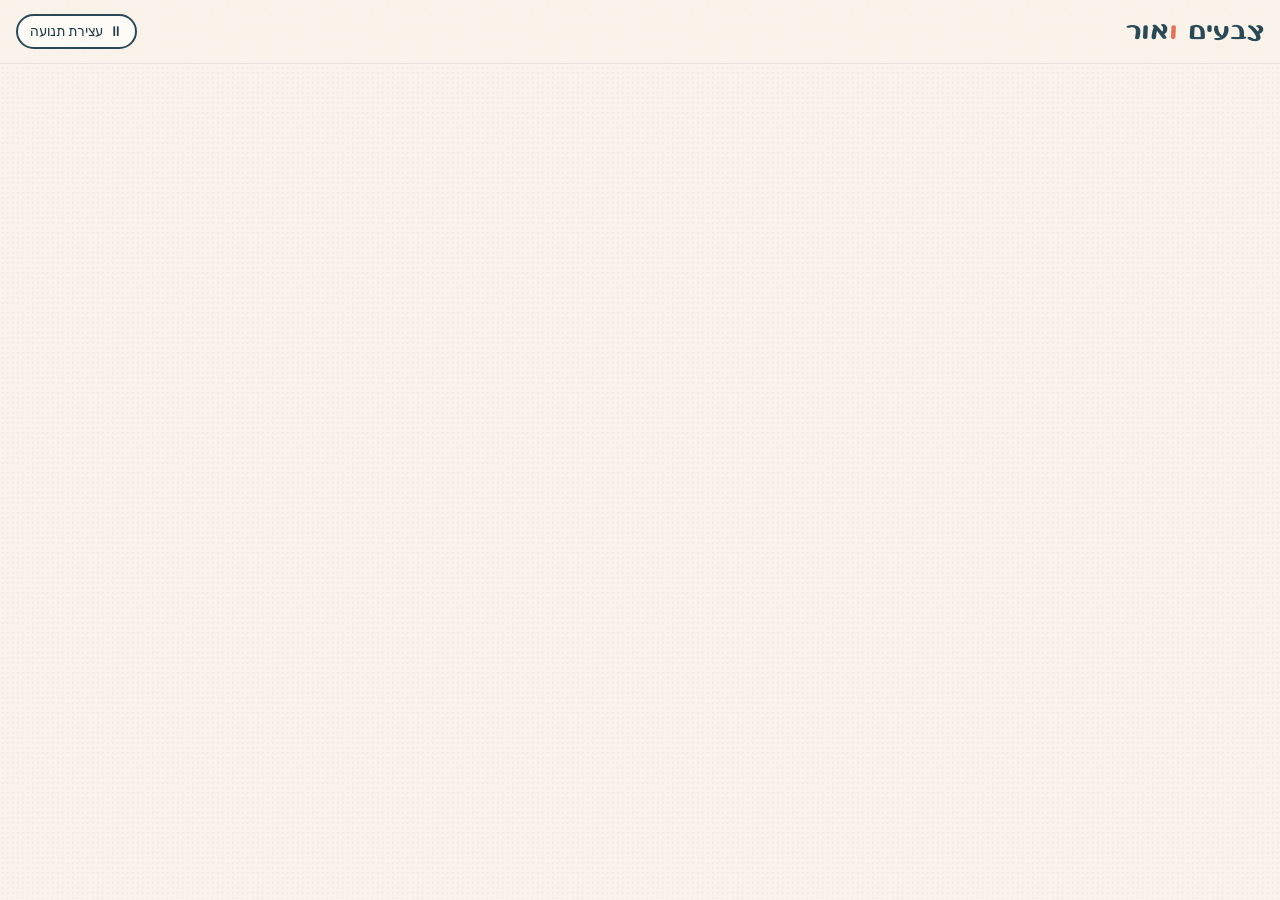
<file: index.html>
<!doctype html><html lang="he" dir="rtl"><head><meta charset="utf-8"><title>צבעים ואור</title>
<meta http-equiv="refresh" content="0; url=צבעים-ואור/index.html#home"></head>
<body><p><a href="צבעים-ואור/index.html#home">למצגת צבעים ואור</a> · <a href="יומן-חוקר/print.html?l=1">יומן חוקר — שיעור 1</a> · <a href="יומן-חוקר/print.html?l=2">שיעור 2</a></p>
<p><a href="מערכת-ההובלה/index.html#home">מערכת ההובלה (מדעים ז׳–ח׳)</a> · <a href="מערכת-ההובלה/יומן/print.html?l=1">יומן — שיעור 1</a> · <a href="מערכת-ההובלה/יומן/print.html?l=2">שיעור 2</a></p></body></html>
</file>
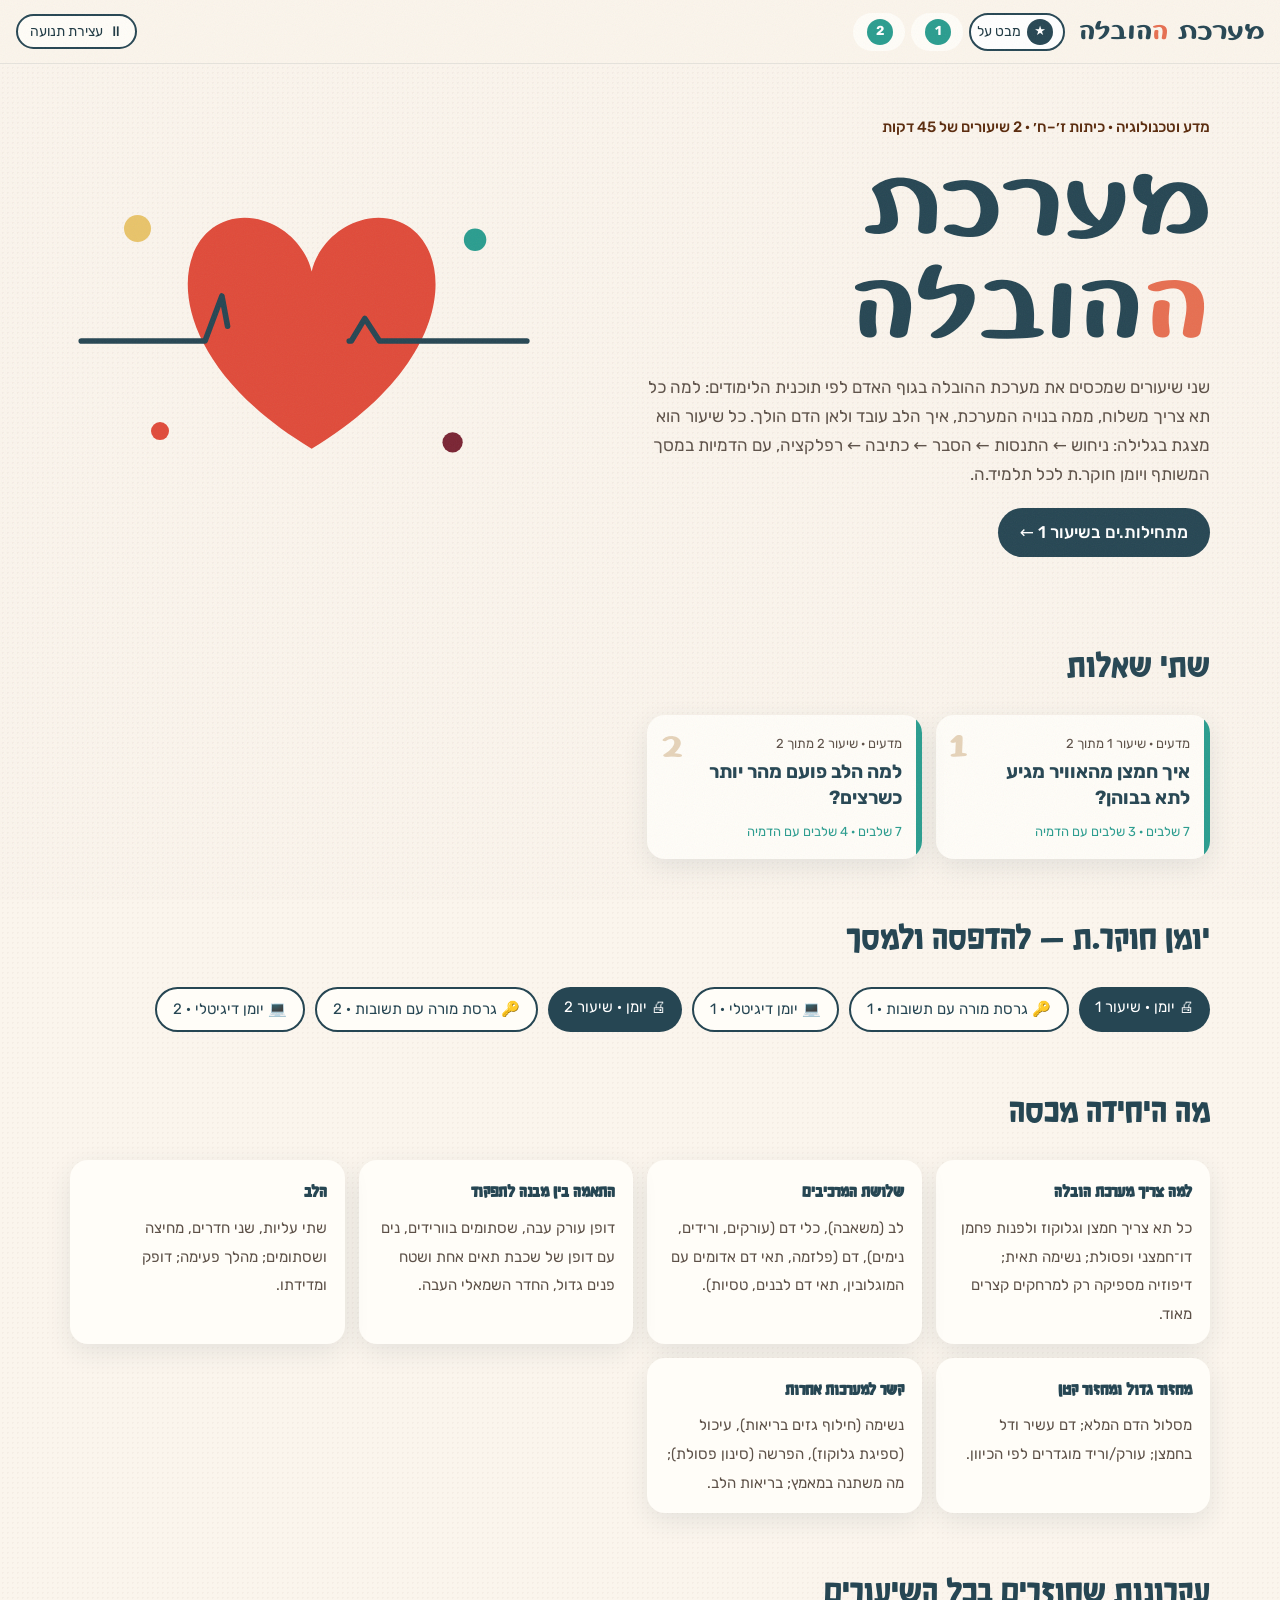
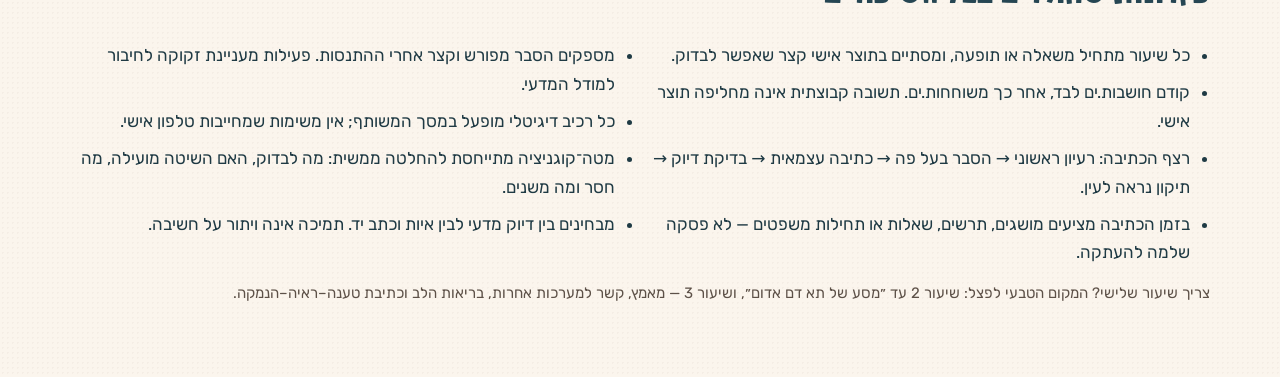
<file: מערכת-ההובלה/index.html>
<!doctype html>
<html lang="he" dir="rtl">
<head>
<meta charset="utf-8">
<meta name="viewport" content="width=device-width, initial-scale=1">
<title>מערכת ההובלה · מדעים ז׳–ח׳</title>
<link rel="preconnect" href="https://fonts.googleapis.com">
<link rel="preconnect" href="https://fonts.gstatic.com" crossorigin>
<link href="https://fonts.googleapis.com/css2?family=Rubik:wght@400;500;700&display=swap" rel="stylesheet">
<!-- העיצוב והמנוע משותפים עם האשכול ״צבעים ואור״ -->
<link rel="stylesheet" href="../צבעים-ואור/css/style.css">
<link rel="stylesheet" href="css/extra.css">
<script>/* בדיקות בלבד: ?rafpoly */ if(/[?&]rafpoly/.test(location.search)) window.requestAnimationFrame=f=>setTimeout(()=>f(performance.now()),16);</script>
</head>
<body>
<header class="top">
  <a class="brand" href="#home">מערכת <span>ה</span>הובלה</a>
  <nav class="tabs" id="tabs" aria-label="שיעורים"></nav>
  <button class="tbtn" id="projBtn" aria-pressed="false" title="מסתיר את הערות המורה ומגדיל את הטקסט"><span aria-hidden="true">🖥</span><span>מצב הקרנה</span></button>
  <button class="tbtn" id="motBtn" aria-pressed="false"><span aria-hidden="true">⏸</span><span>עצירת תנועה</span></button>
</header>
<main id="main"></main>
<script src="content/lesson-01.js"></script>
<script src="content/lesson-02.js"></script>
<script src="יומן/data/lesson-01.js"></script>
<script src="יומן/data/lesson-02.js"></script>
<script src="../יומן-חוקר/journal-index.js"></script>
<script src="../צבעים-ואור/js/scenes.js"></script>
<script src="js/scenes.js"></script>
<script src="../צבעים-ואור/js/sims-a.js"></script>
<script src="https://cdnjs.cloudflare.com/ajax/libs/gsap/3.12.5/gsap.min.js"></script>
<script src="js/sims.js"></script>
<script src="../צבעים-ואור/js/motion.js"></script>
<script src="../צבעים-ואור/js/deck.js"></script>
<script src="js/app.js"></script>
</body>
</html>
</file>
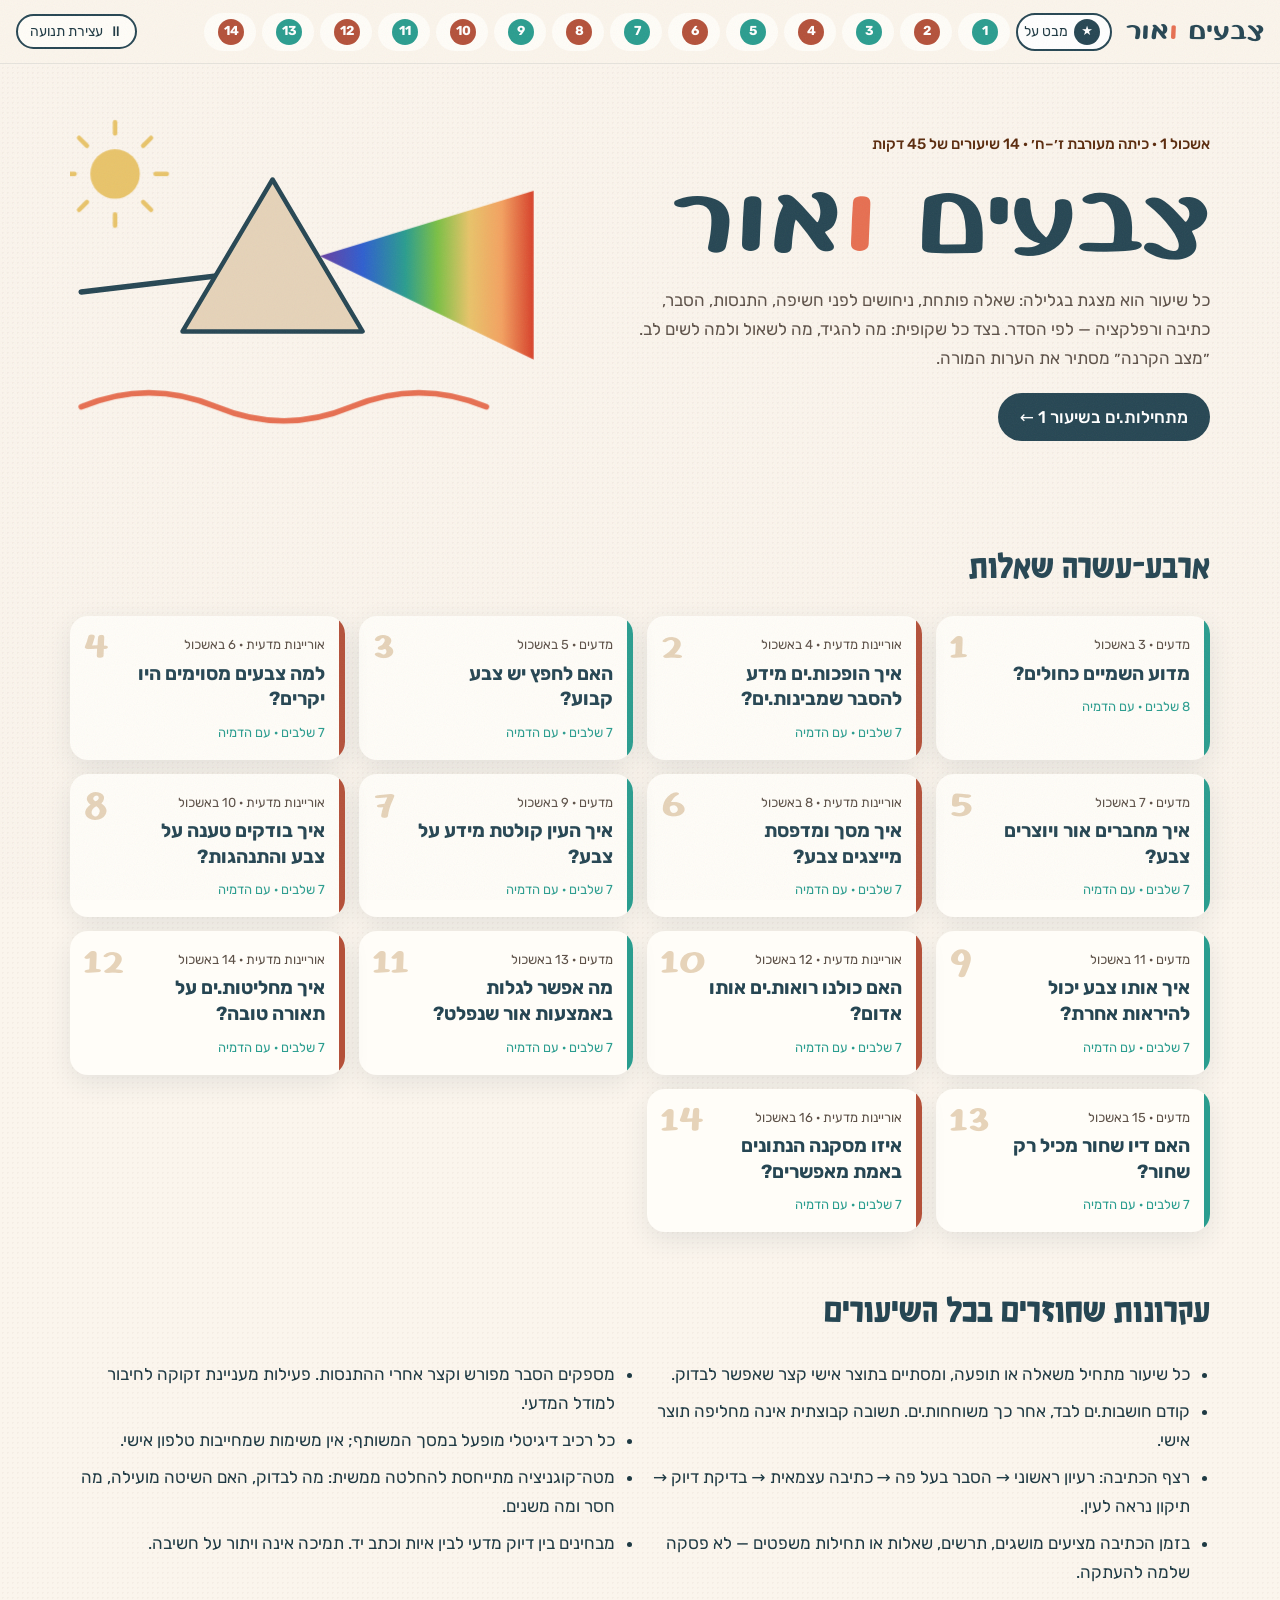
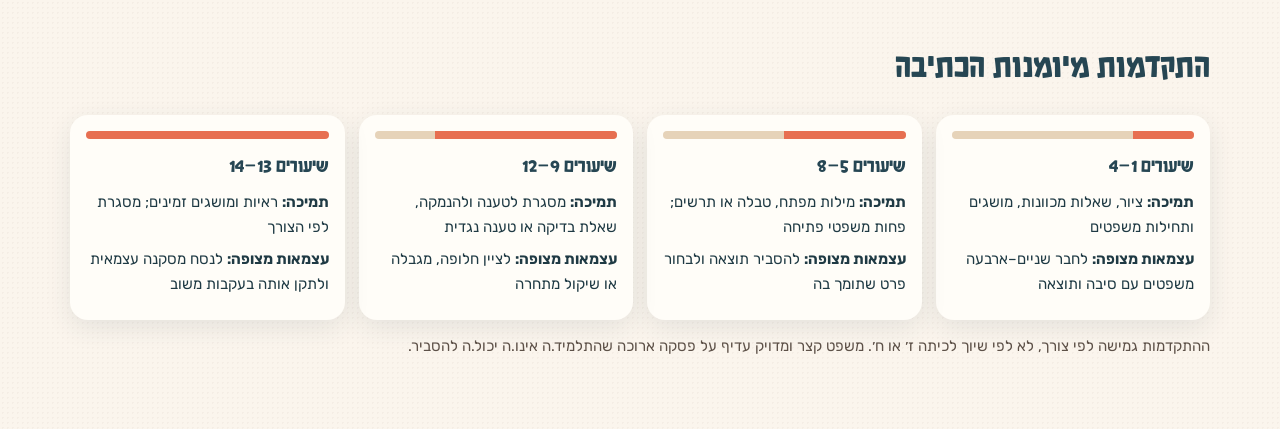
<file: צבעים-ואור/index.html>
<!doctype html>
<html lang="he" dir="rtl">
<head>
<meta charset="utf-8">
<meta name="viewport" content="width=device-width, initial-scale=1">
<title>צבעים ואור · אשכול 1</title>
<link rel="preconnect" href="https://fonts.googleapis.com">
<link rel="preconnect" href="https://fonts.gstatic.com" crossorigin>
<link href="https://fonts.googleapis.com/css2?family=Rubik:wght@400;500;700&display=swap" rel="stylesheet">
<link rel="stylesheet" href="css/style.css">
<script>/* בדיקות בלבד: ?rafpoly */ if(/[?&]rafpoly/.test(location.search)) window.requestAnimationFrame=f=>setTimeout(()=>f(performance.now()),16);</script>
</head>
<body>
<header class="top">
  <a class="brand" href="#home">צבעים <span>ו</span>אור</a>
  <nav class="tabs" id="tabs" aria-label="שיעורים"></nav>
  <button class="tbtn" id="projBtn" aria-pressed="false" title="מסתיר את הערות המורה ומגדיל את הטקסט"><span aria-hidden="true">🖥</span><span>מצב הקרנה</span></button>
  <button class="tbtn" id="motBtn" aria-pressed="false"><span aria-hidden="true">⏸</span><span>עצירת תנועה</span></button>
</header>
<main id="main"></main>
<script src="content/lesson-01.js"></script>
<script src="content/lesson-02.js"></script>
<script src="content/lesson-03.js"></script>
<script src="content/lesson-04.js"></script>
<script src="content/lesson-05.js"></script>
<script src="content/lesson-06.js"></script>
<script src="content/lesson-07.js"></script>
<script src="content/lesson-08.js"></script>
<script src="content/lesson-09.js"></script>
<script src="content/lesson-10.js"></script>
<script src="content/lesson-11.js"></script>
<script src="content/lesson-12.js"></script>
<script src="content/lesson-13.js"></script>
<script src="content/lesson-14.js"></script>
<script src="../יומן-חוקר/data/lesson-01.js"></script>
<script src="../יומן-חוקר/data/lesson-02.js"></script>
<script src="../יומן-חוקר/journal-index.js"></script>
<script src="js/scenes.js"></script>
<script src="js/sims-a.js"></script>
<script src="js/sims-b.js"></script>
<script src="https://cdnjs.cloudflare.com/ajax/libs/gsap/3.12.5/gsap.min.js"></script>
<script src="js/sims-c.js"></script>
<script src="js/motion.js"></script>
<script src="js/tasks.js"></script>
<script src="js/deck.js"></script>
<script src="js/app.js"></script>
</body>
</html>
</file>
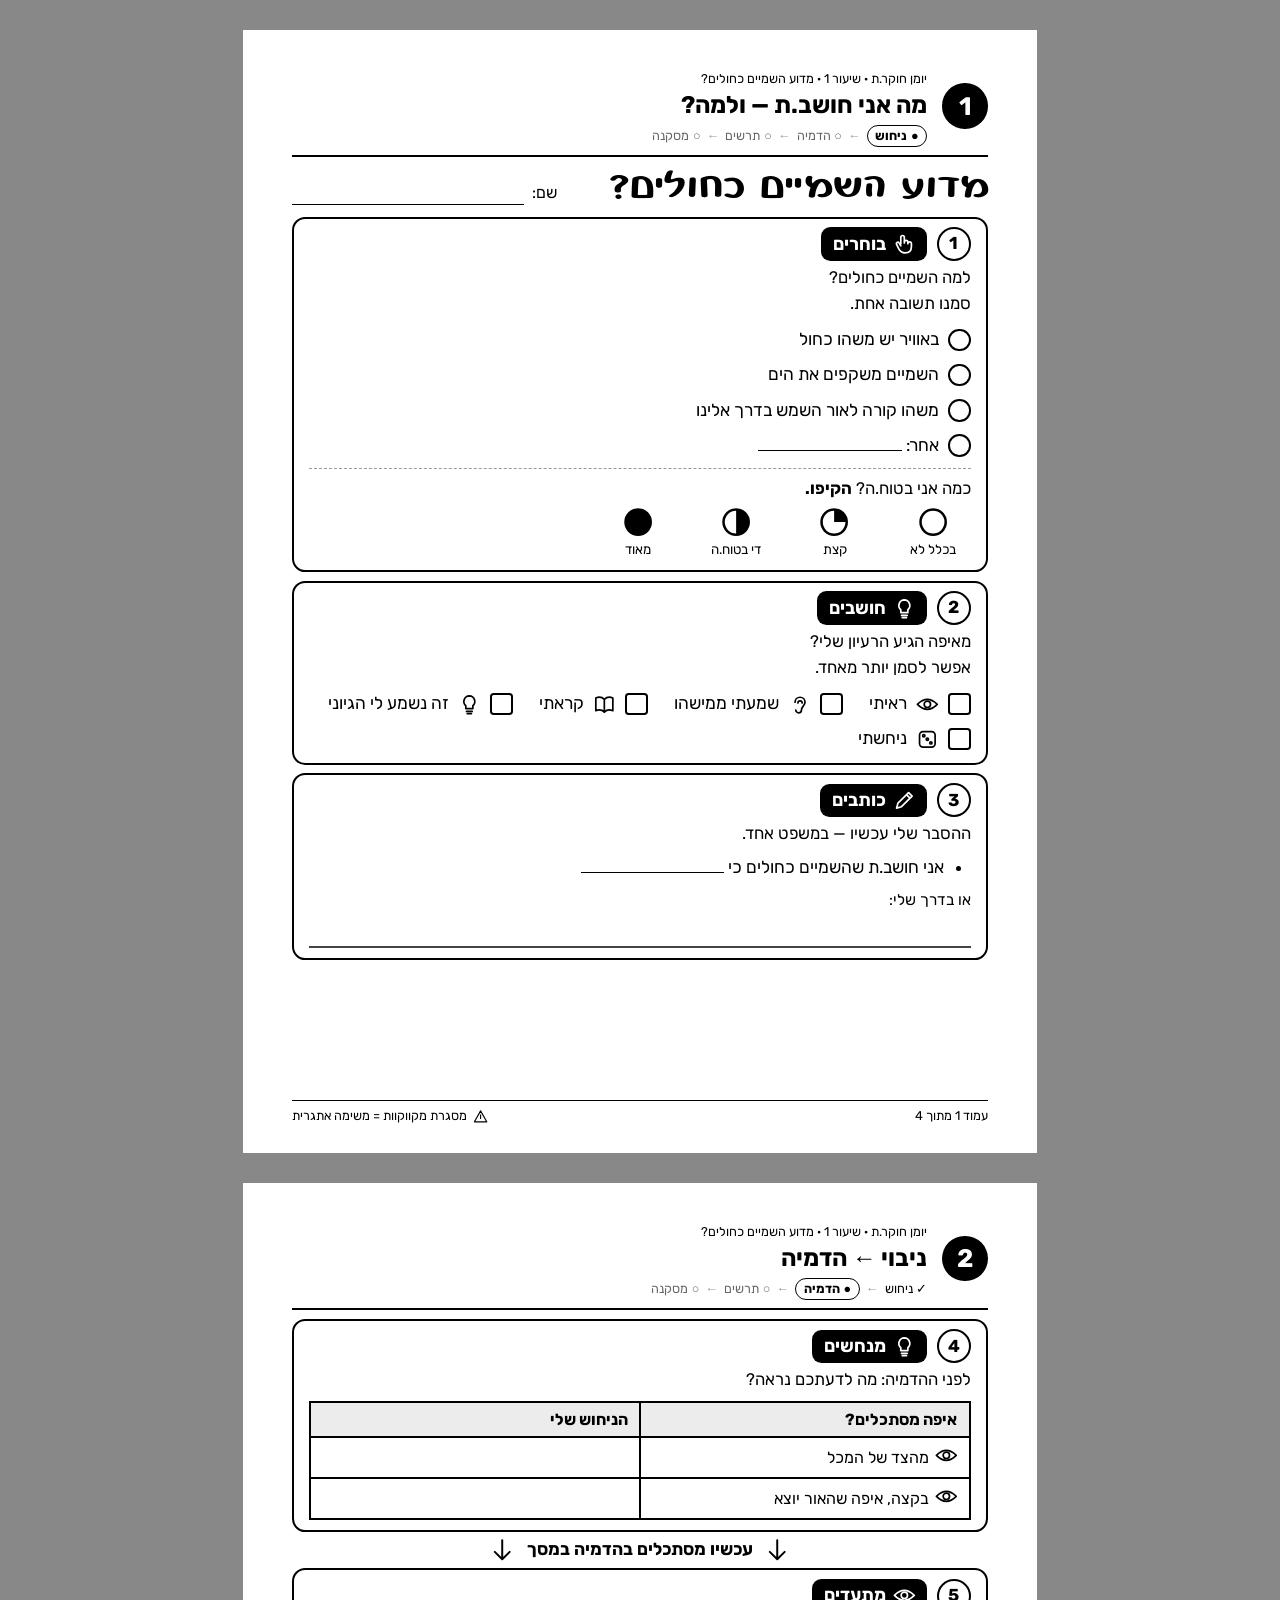
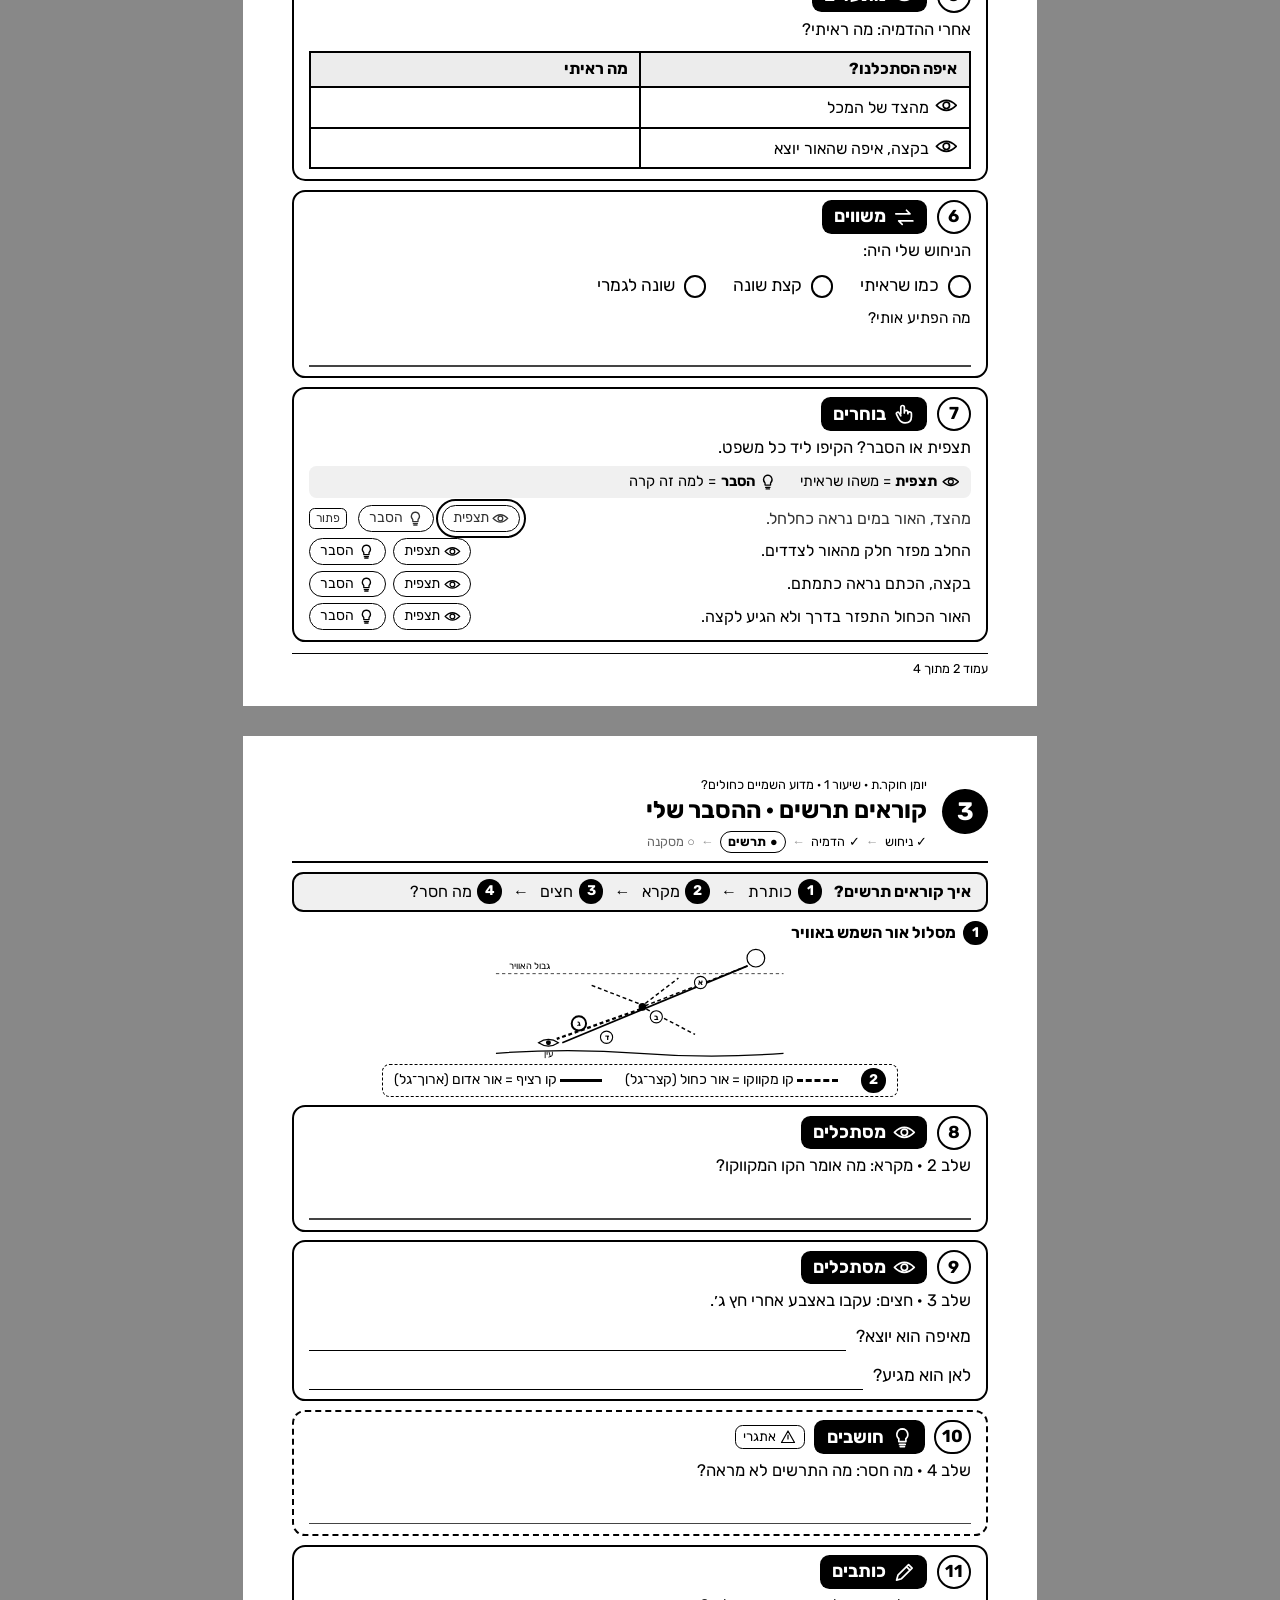
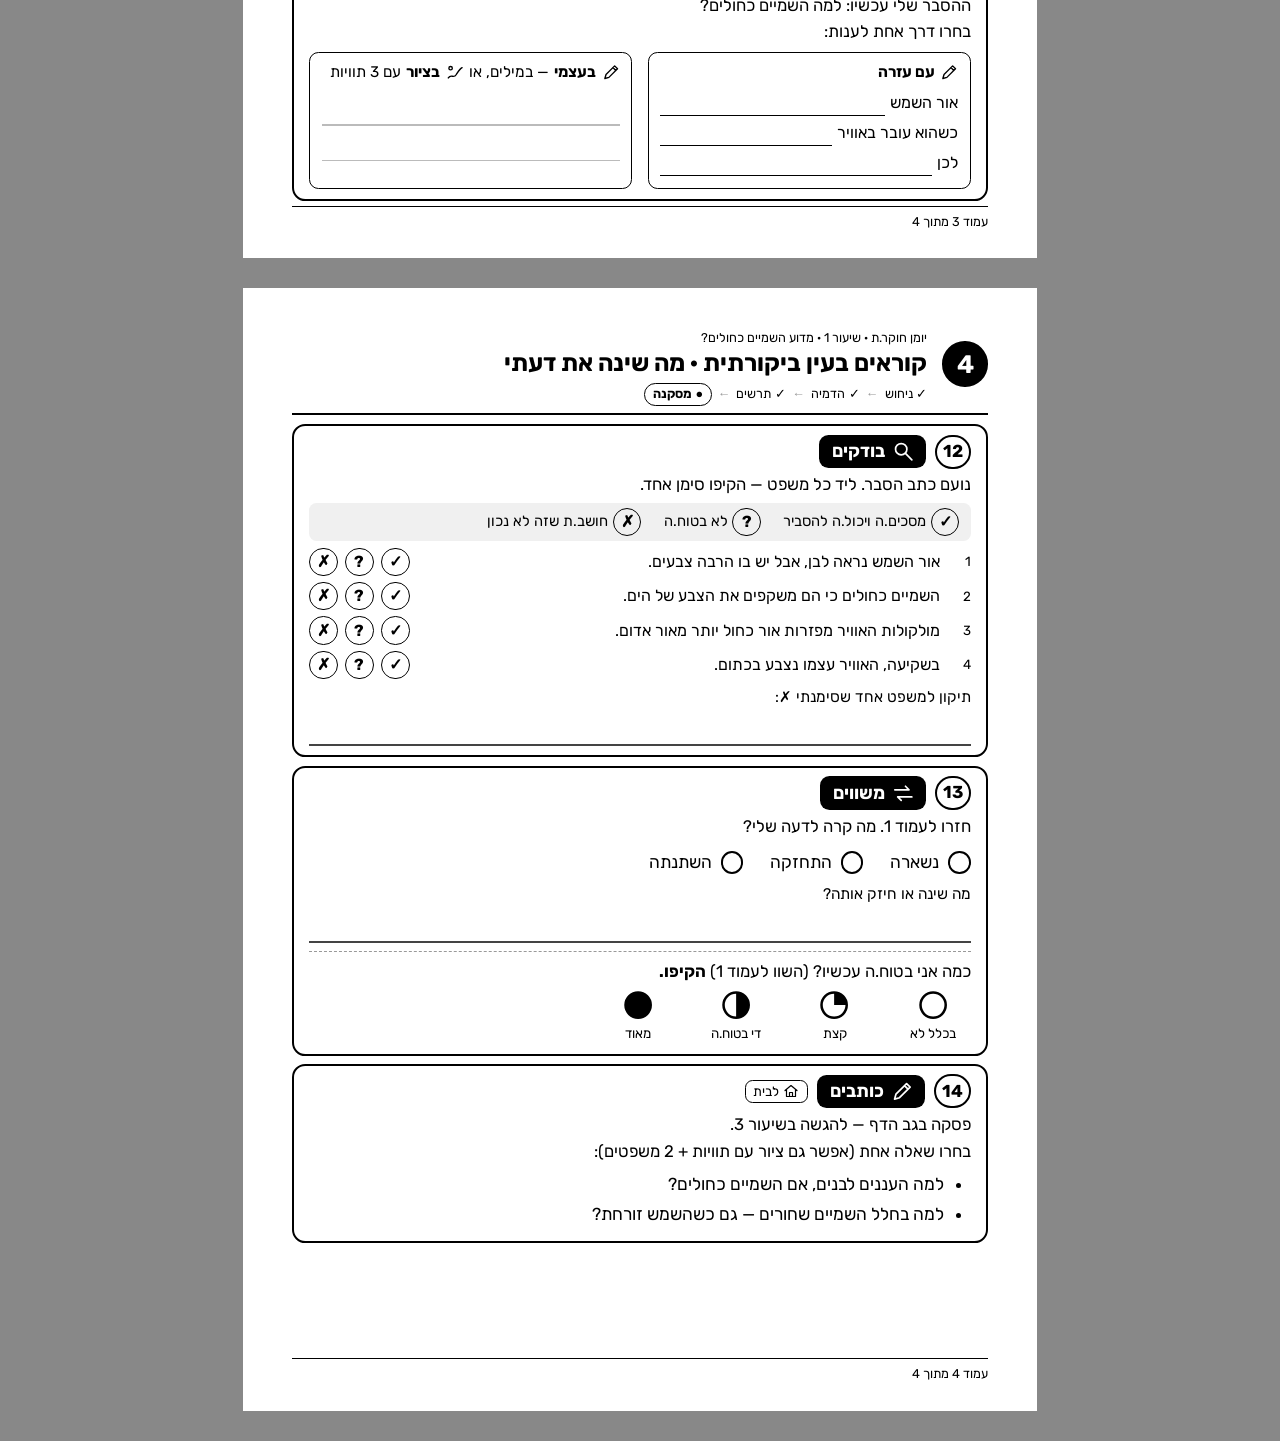
<file: יומן-חוקר/print.html>
<!doctype html>
<html lang="he" dir="rtl">
<head>
<meta charset="utf-8">
<meta name="viewport" content="width=device-width, initial-scale=1">
<title>יומן חוקר.ת · הדפסה</title>
<link href="https://fonts.googleapis.com/css2?family=Rubik:wght@400;500;700&display=swap" rel="stylesheet">
<link rel="stylesheet" href="print.css">
</head>
<body data-mode="print">
<main id="journal"></main>
<script src="data/lesson-01.js"></script>
<script src="data/lesson-02.js"></script>
<script src="journal-index.js"></script>
<script src="journal.js"></script>
</body>
</html>
</file>
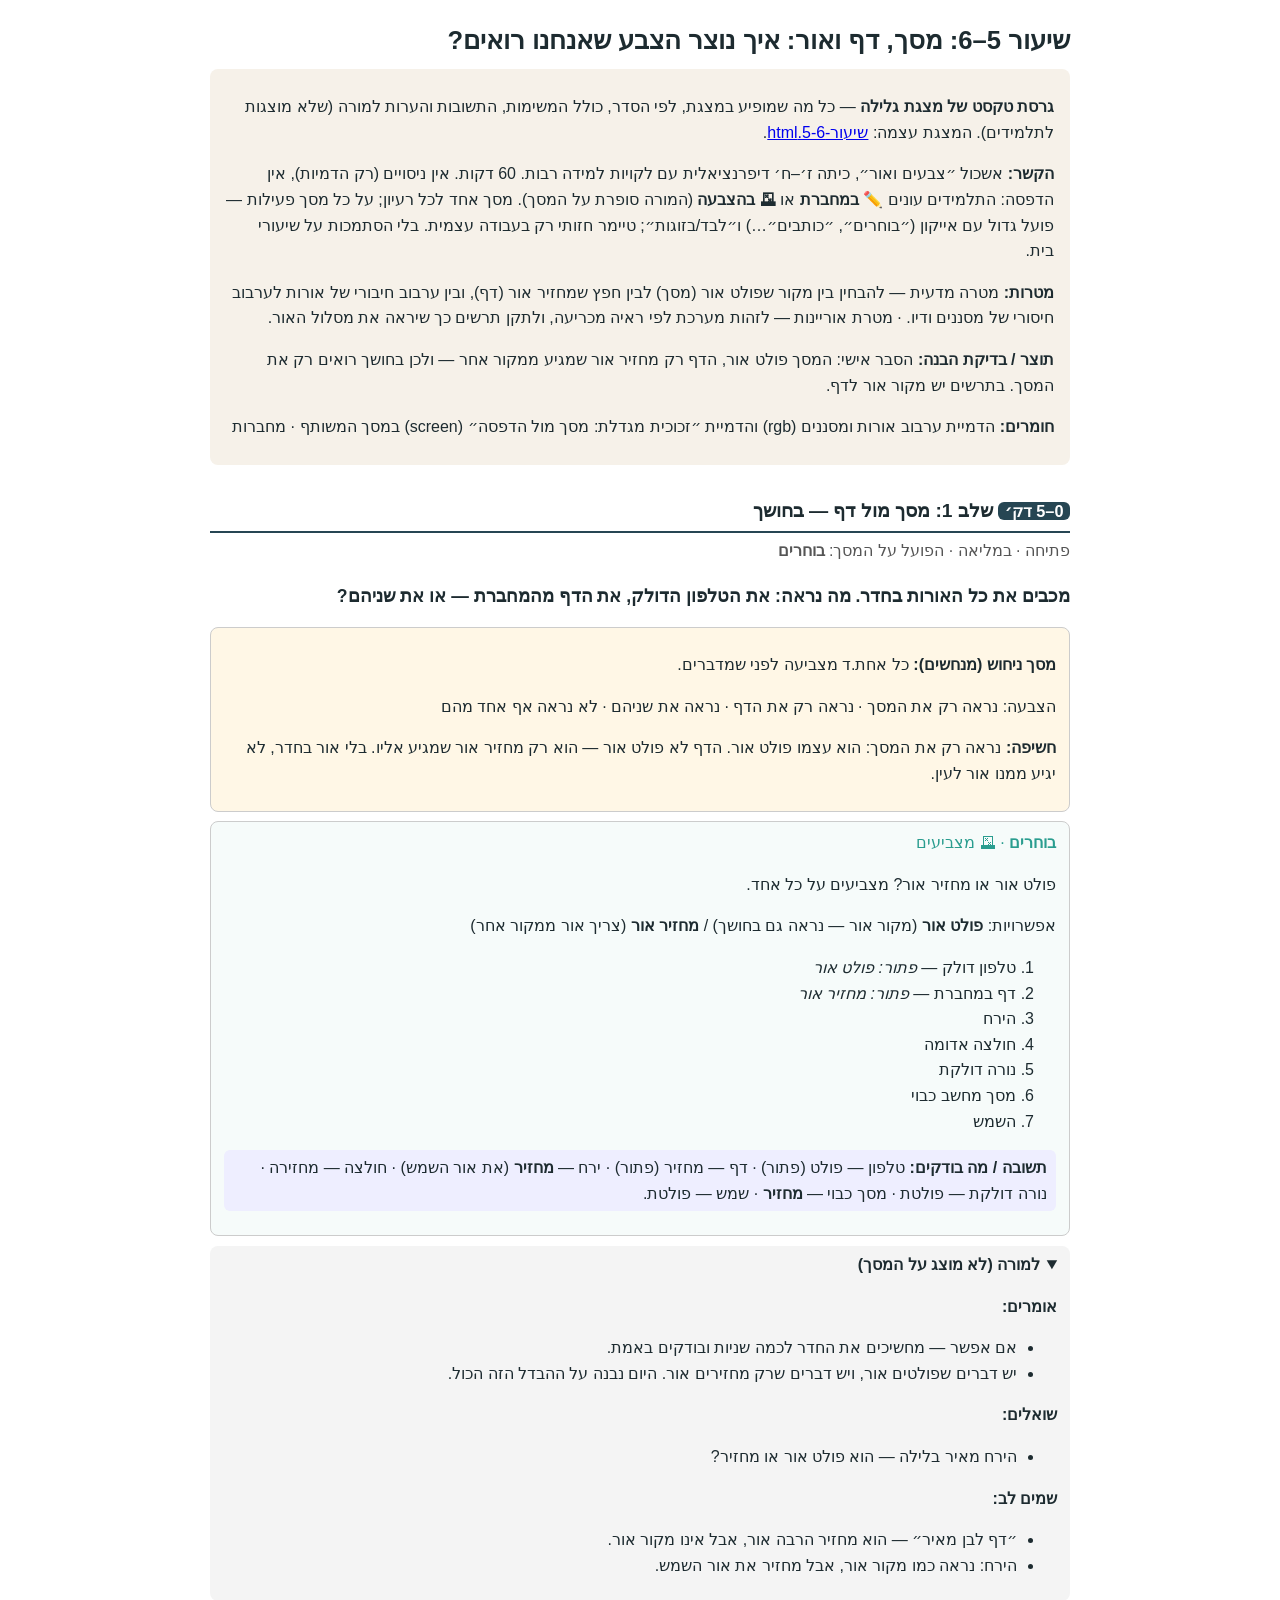
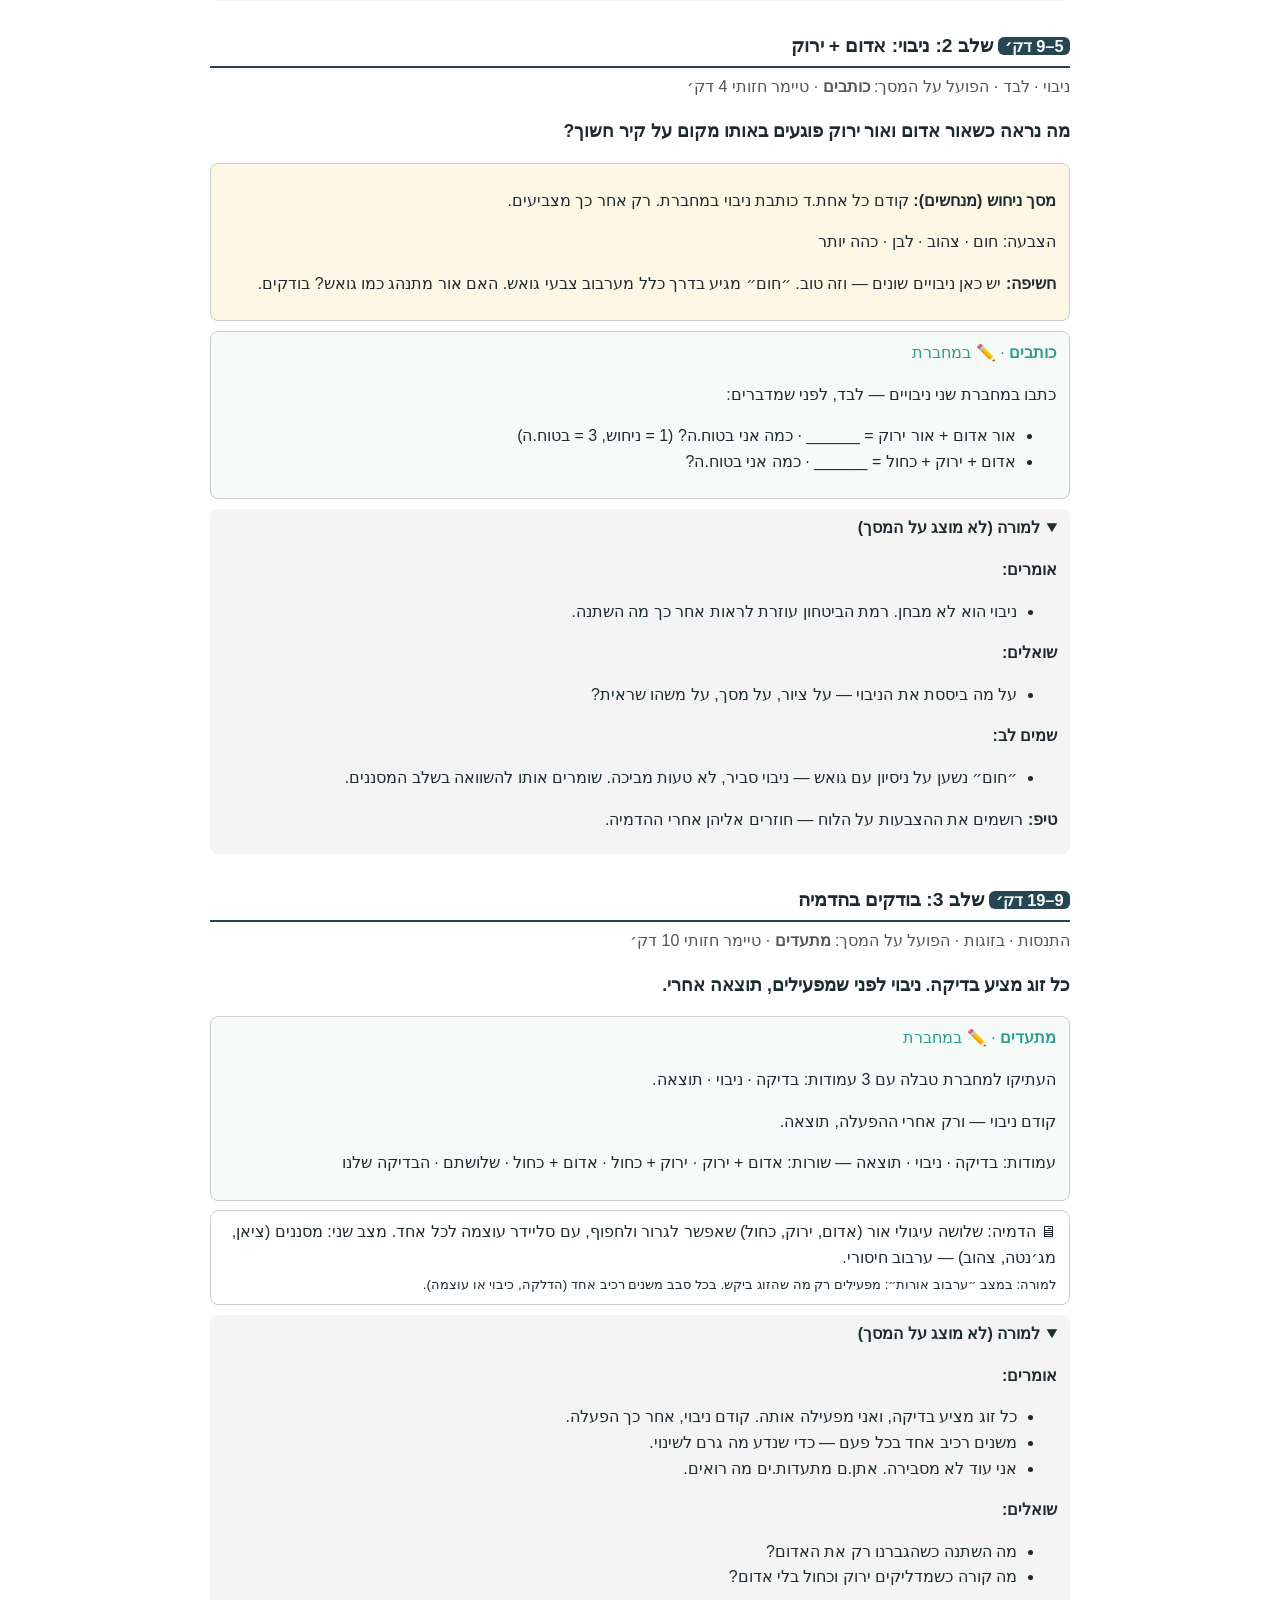
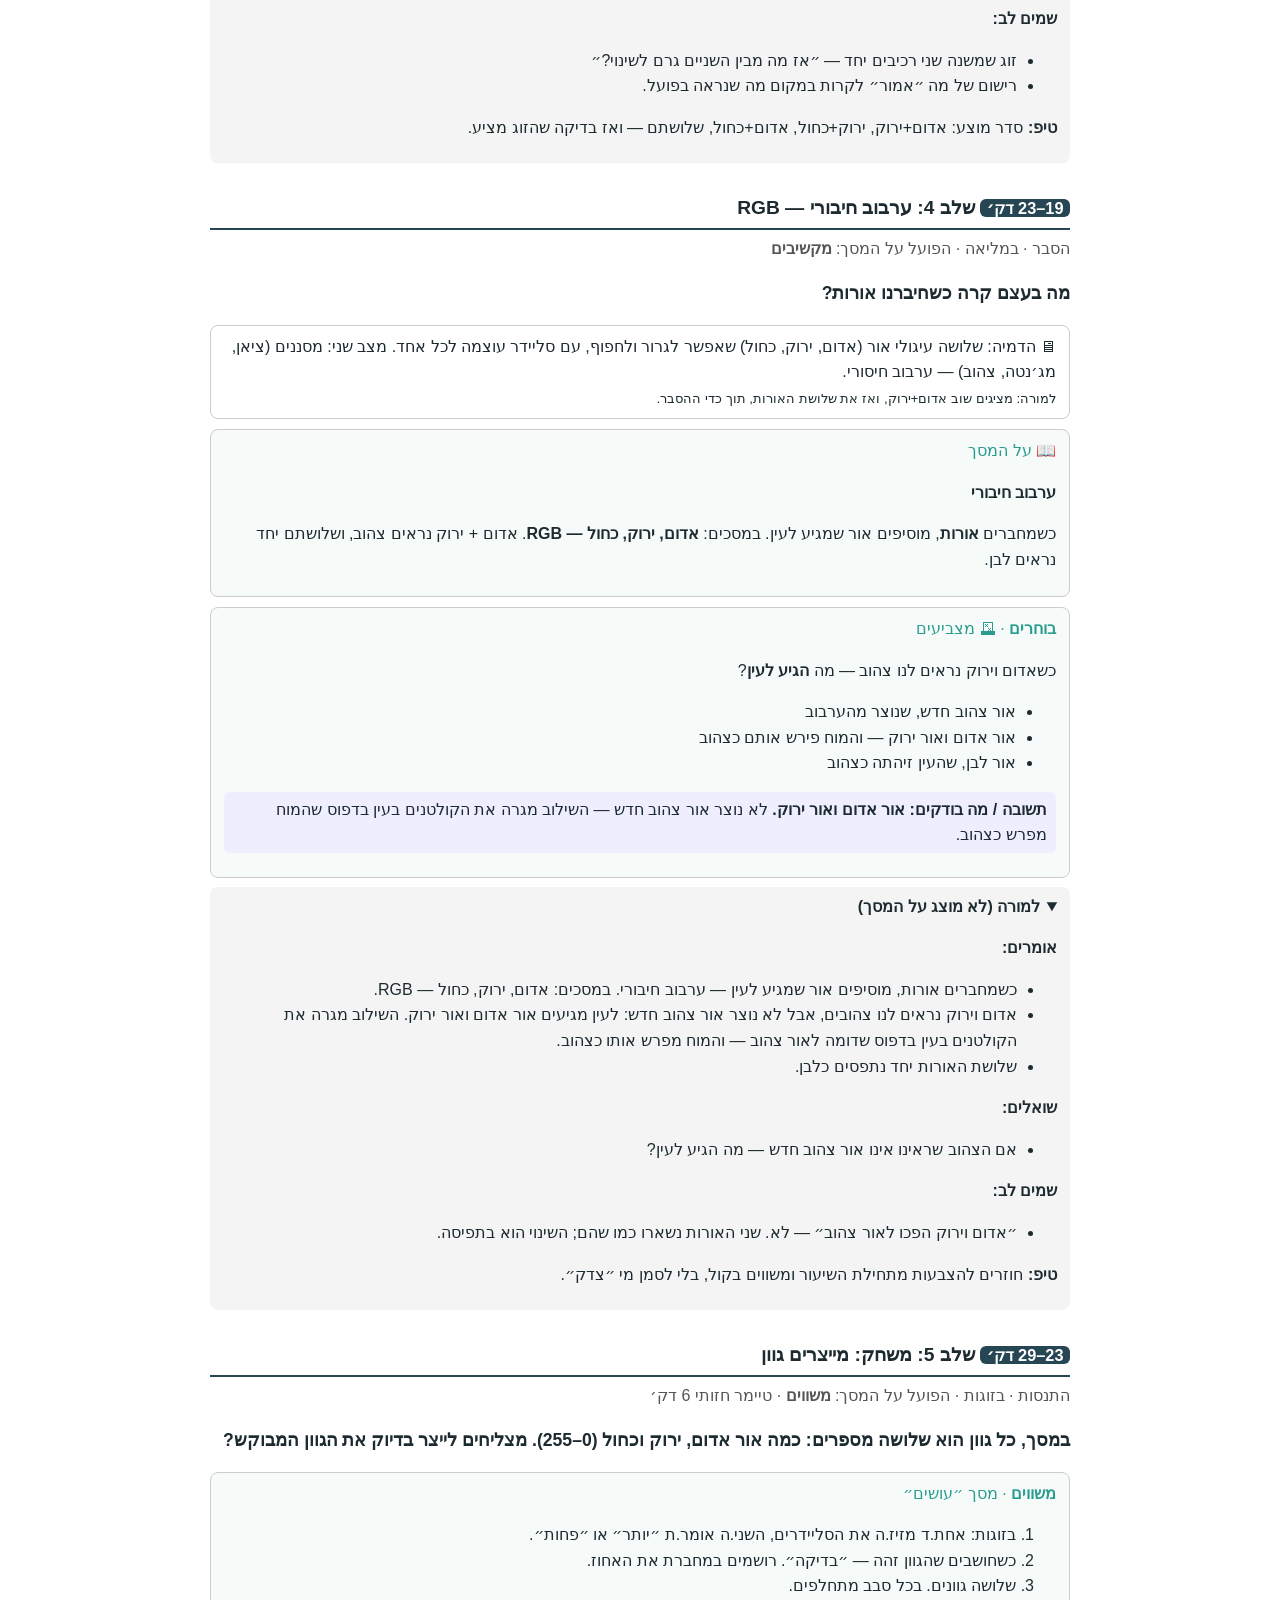
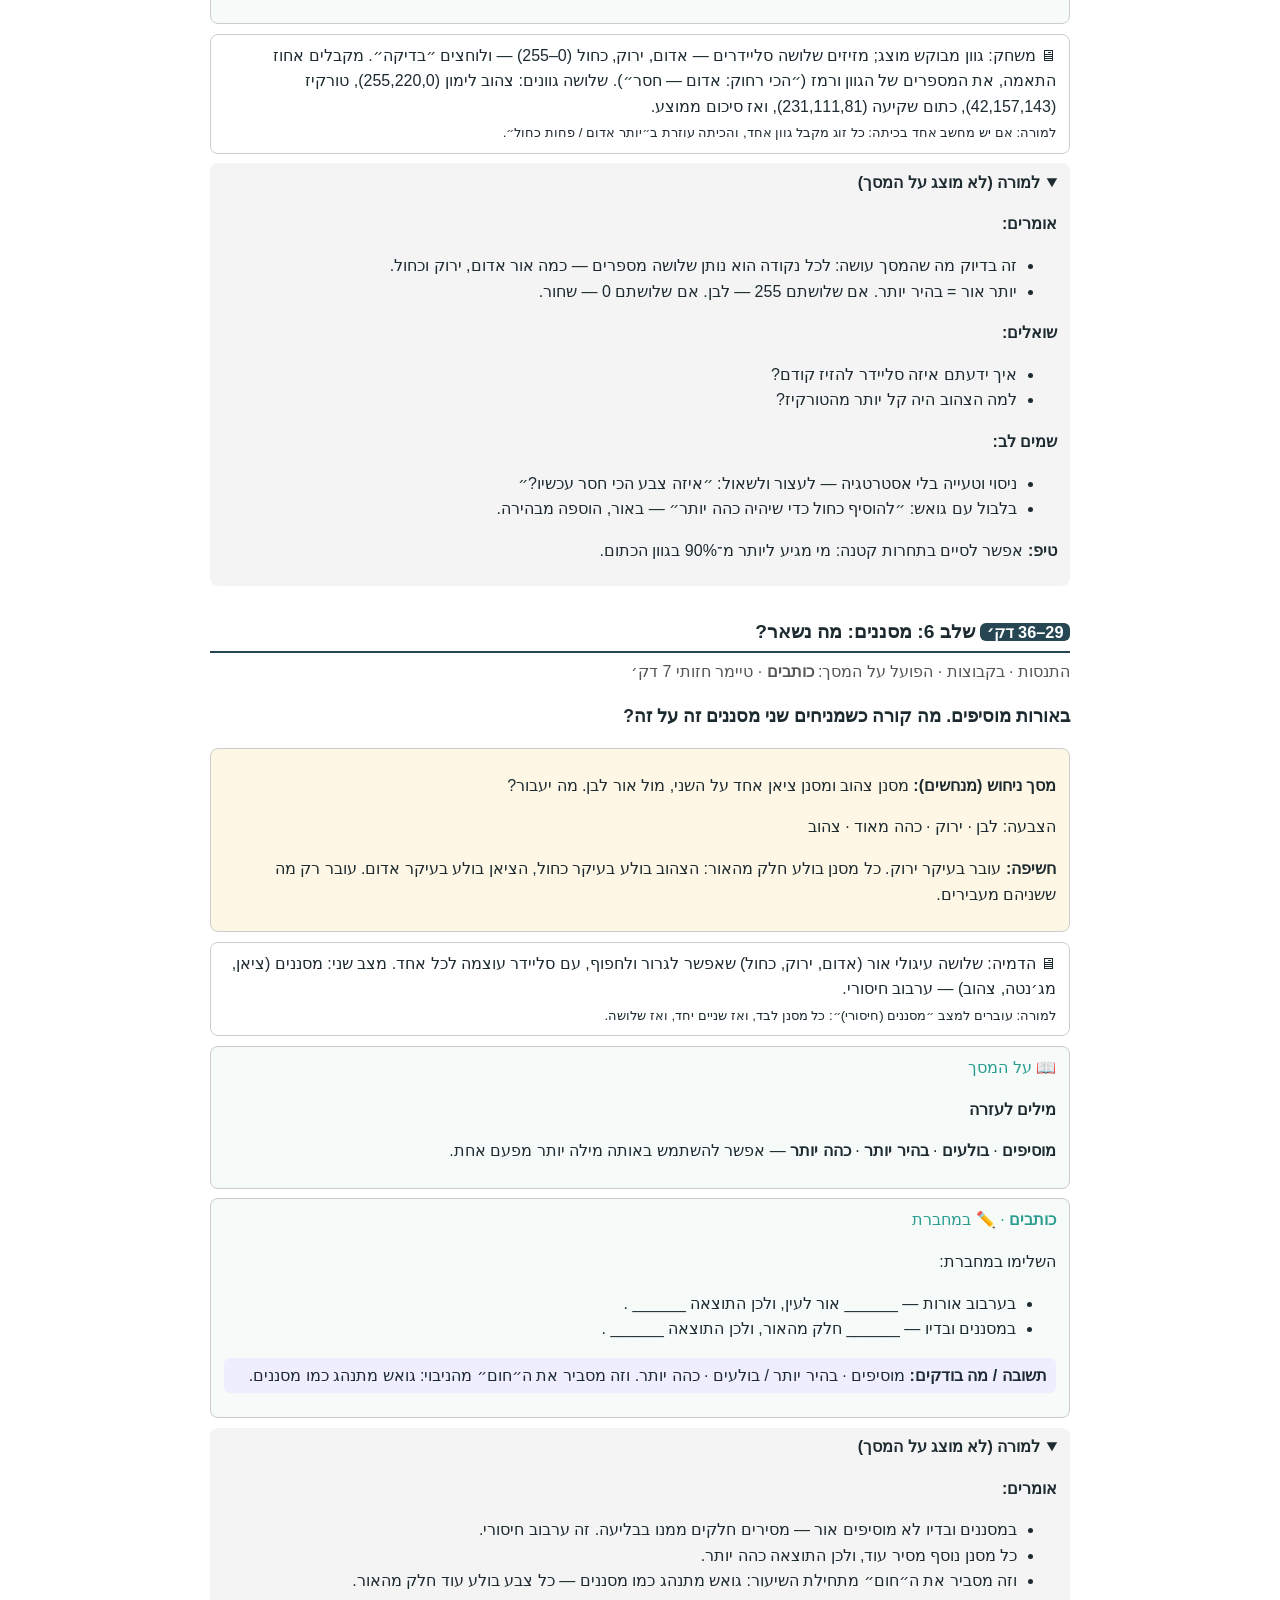
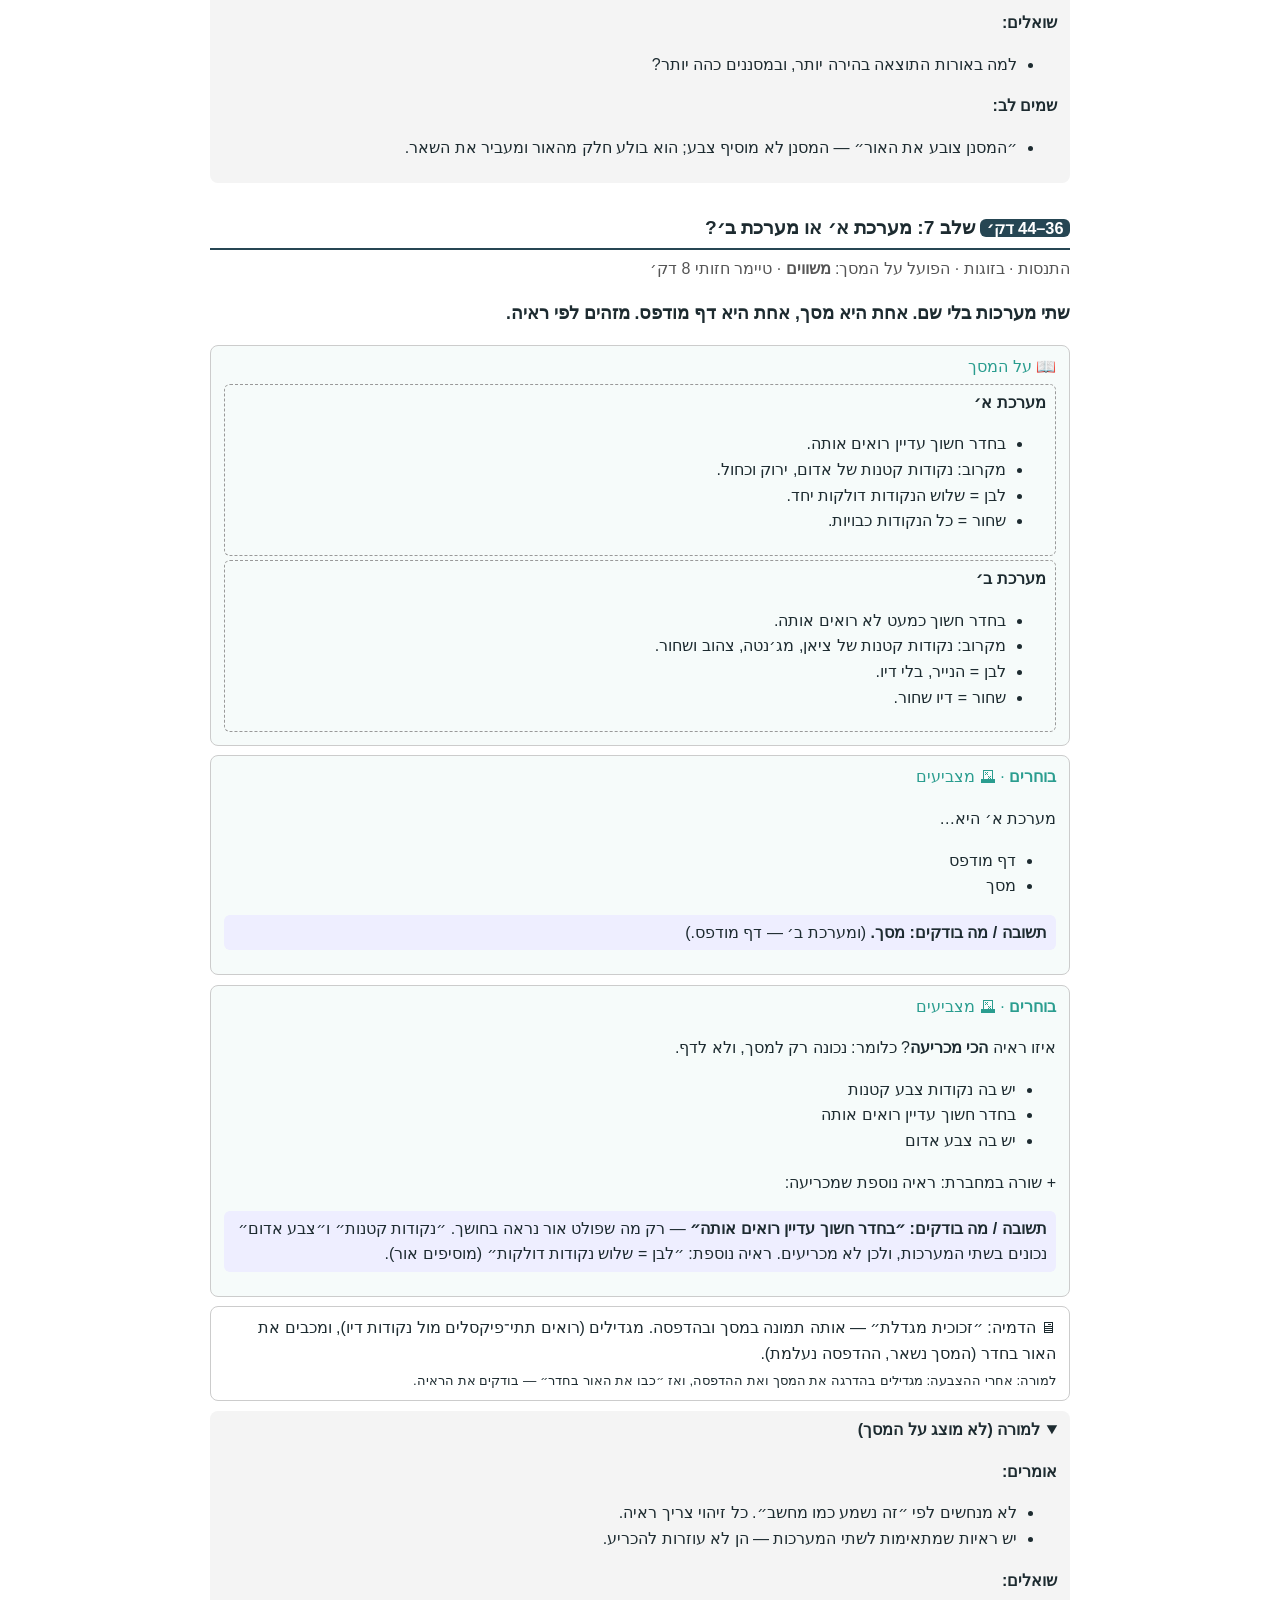
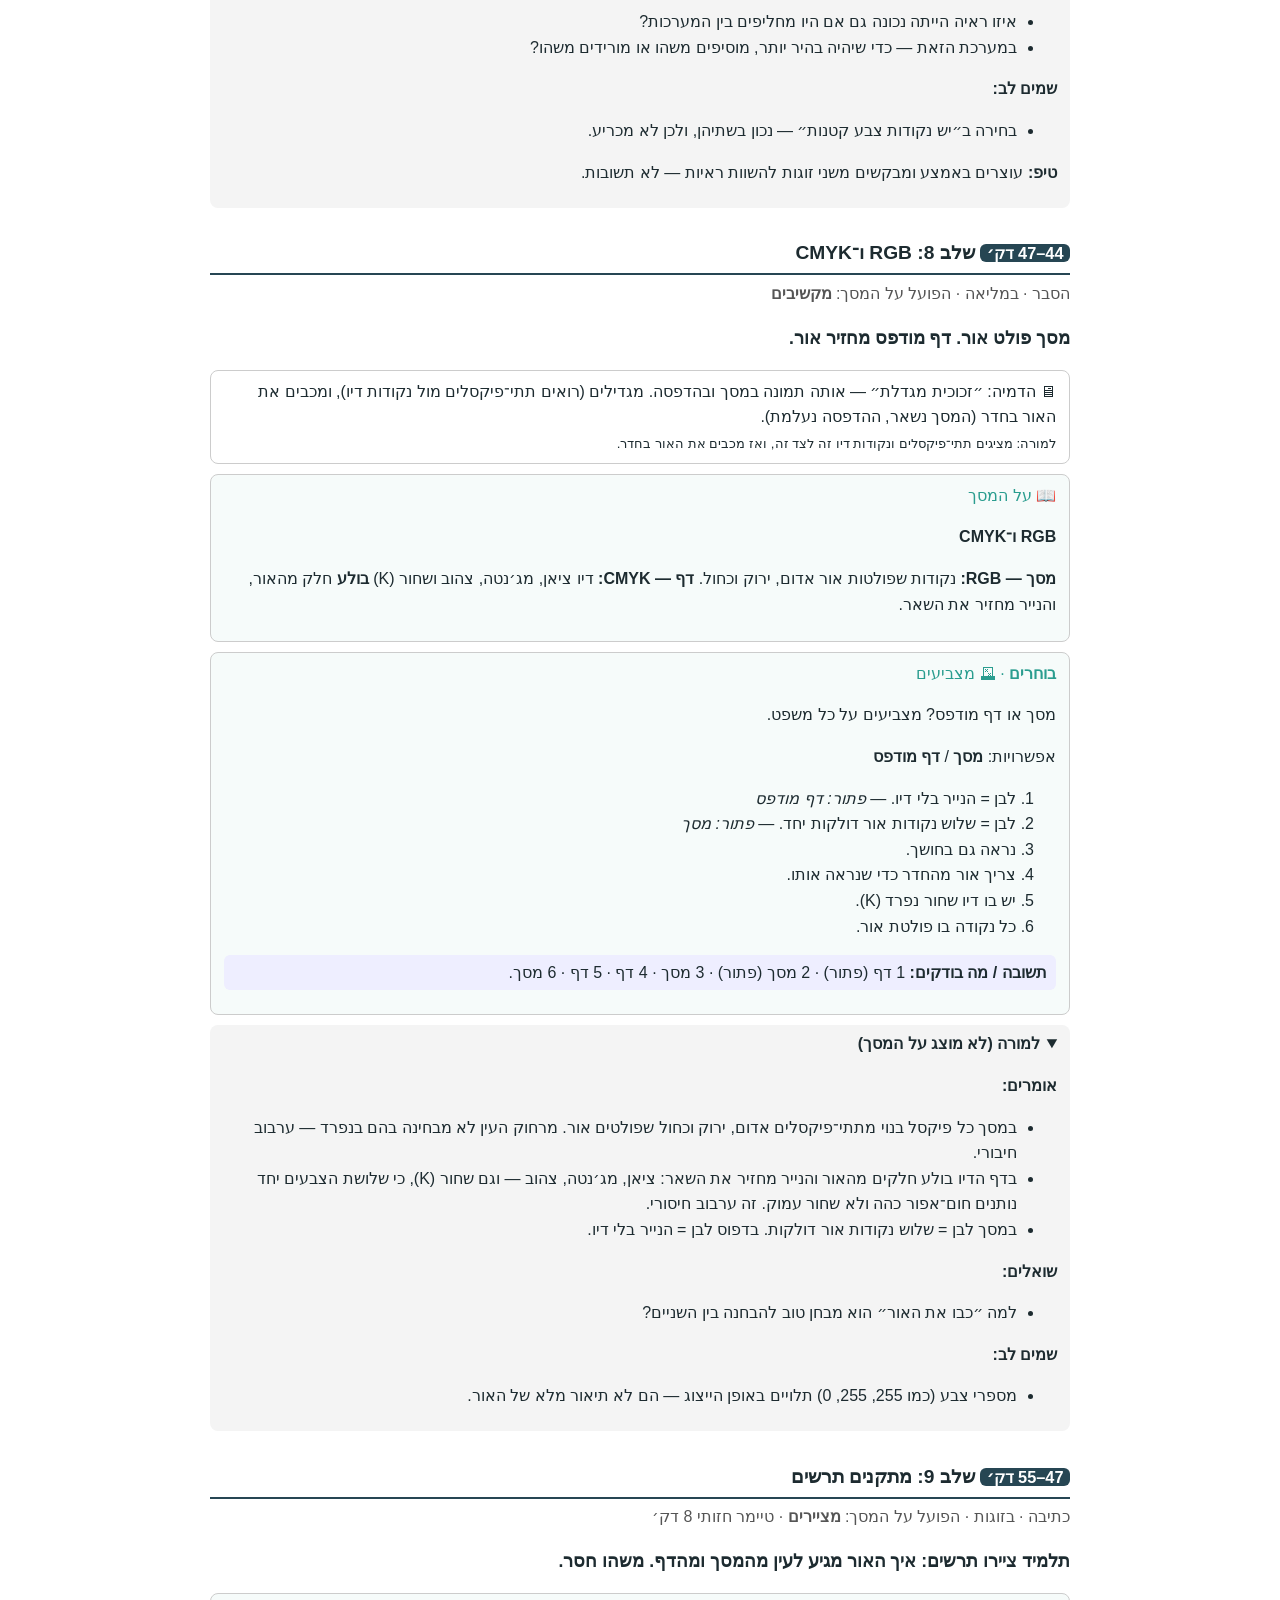
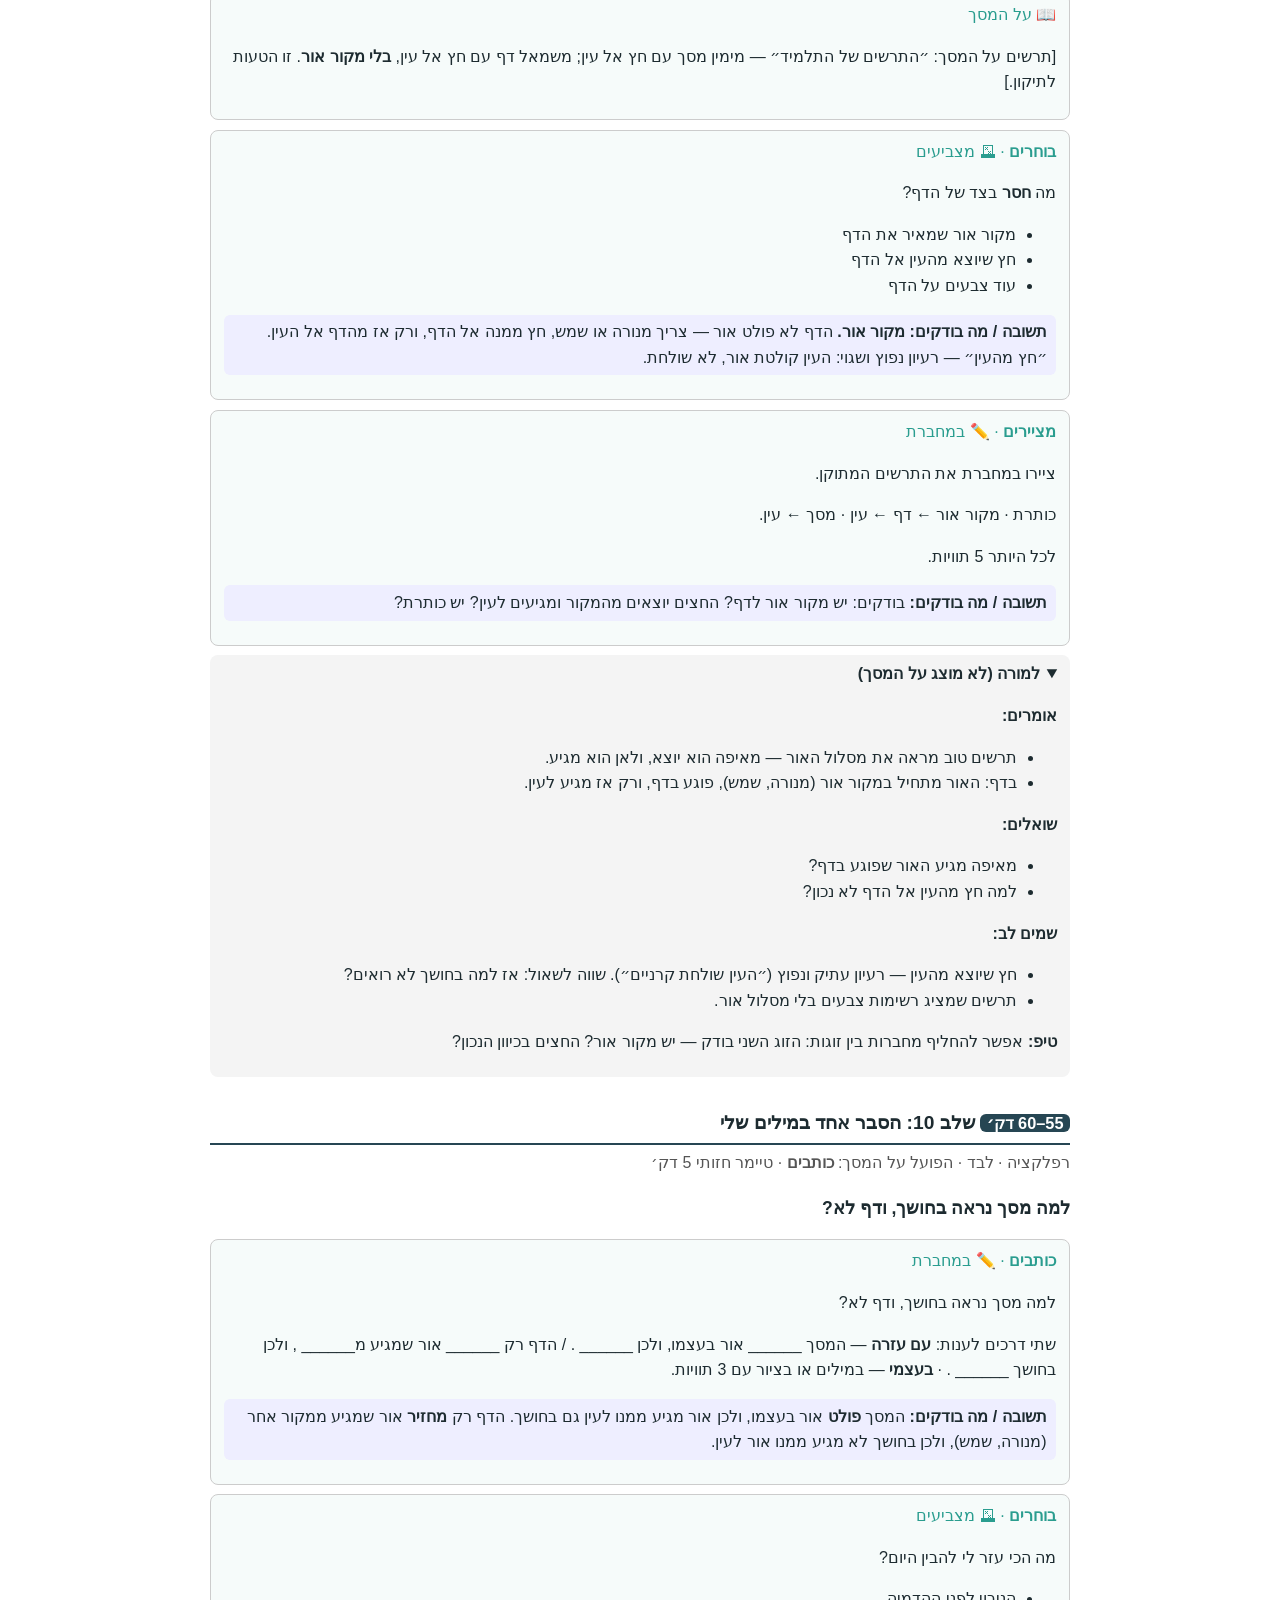
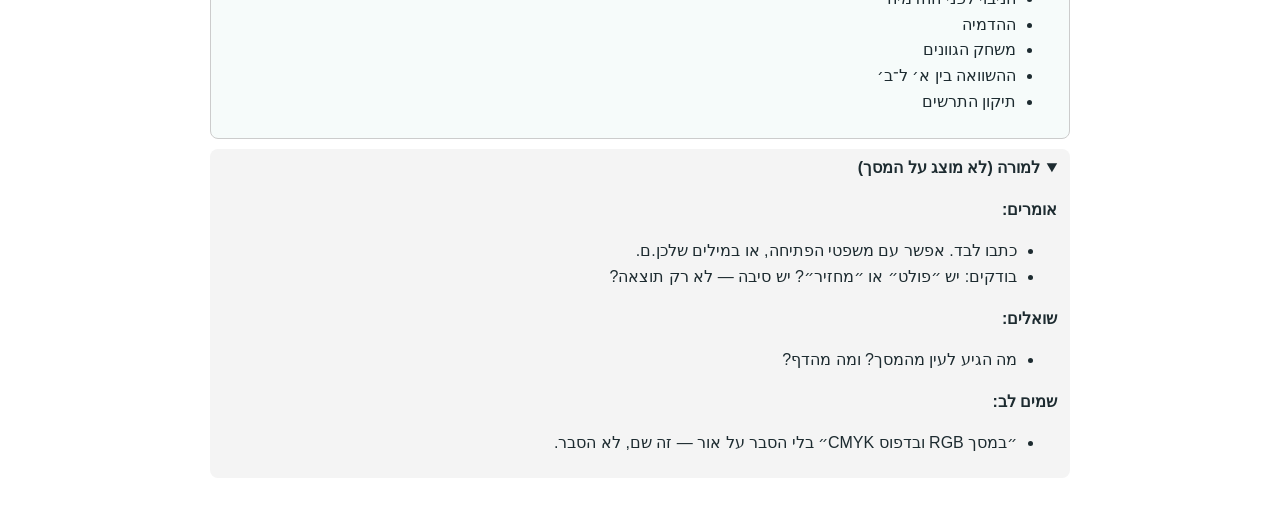
<file: צבעים-ואור/שיעור-5-6-טקסט.html>
<!doctype html>
<html lang="he" dir="rtl"><head><meta charset="utf-8"><meta name="viewport" content="width=device-width, initial-scale=1">
<title>שיעור 5–6 · גרסת טקסט לפידבק</title>
<style>body{font-family:Arial,sans-serif;max-width:860px;margin:0 auto;padding:20px 16px;line-height:1.6;color:#1d2b30;background:#fff}h1{font-size:1.6rem;margin:0 0 .3em}h2{font-size:1.2rem;margin:1.6em 0 .3em;border-bottom:2px solid #264653;padding-bottom:.2em}.t{background:#264653;color:#fff;border-radius:6px;padding:0 .4em;font-size:.85em}.meta{color:#555;margin:.2em 0}.lead{font-size:1.1rem;font-weight:bold}.gate,.task,.sim{border:1px solid #ccc;border-radius:8px;padding:.5em .8em;margin:.6em 0}.gate{background:#fff7e6}.task{background:#f6fbfa}.th{margin:0 0 .3em;color:#2A9D8F}.key{background:#eef;border-radius:6px;padding:.3em .6em}.txt{border:1px dashed #999;border-radius:6px;padding:.3em .6em;margin:.3em 0}details{background:#f4f4f4;border-radius:8px;padding:.4em .8em;margin:.6em 0}summary{cursor:pointer;font-weight:bold}.intro{background:#f6f1e9;border-radius:8px;padding:.6em 1em}</style></head><body>
<h1>שיעור 5–6: מסך, דף ואור: איך נוצר הצבע שאנחנו רואים?</h1>
<div class="intro">
<p><b>גרסת טקסט של מצגת גלילה</b> — כל מה שמופיע במצגת, לפי הסדר, כולל המשימות, התשובות והערות למורה (שלא מוצגות לתלמידים). המצגת עצמה: <a href="שיעור-5-6.html">שיעור-5-6.html</a>.</p>
<p><b>הקשר:</b> אשכול ״צבעים ואור״, כיתה ז׳–ח׳ דיפרנציאלית עם לקויות למידה רבות. 60 דקות. אין ניסויים (רק הדמיות), אין הדפסה: התלמידים עונים <b>✏️ במחברת</b> או <b>🗳 בהצבעה</b> (המורה סופרת על המסך). מסך אחד לכל רעיון; על כל מסך פעילות — פועל גדול עם אייקון (״בוחרים״, ״כותבים״…) ו״לבד/בזוגות״; טיימר חזותי רק בעבודה עצמית. בלי הסתמכות על שיעורי בית.</p>
<p><b>מטרות:</b> מטרה מדעית — להבחין בין מקור שפולט אור (מסך) לבין חפץ שמחזיר אור (דף), ובין ערבוב חיבורי של אורות לערבוב חיסורי של מסננים ודיו. · מטרת אוריינות — לזהות מערכת לפי ראיה מכריעה, ולתקן תרשים כך שיראה את מסלול האור.</p>
<p><b>תוצר / בדיקת הבנה:</b> הסבר אישי: המסך פולט אור, הדף רק מחזיר אור שמגיע ממקור אחר — ולכן בחושך רואים רק את המסך. בתרשים יש מקור אור לדף.</p>
<p><b>חומרים:</b> הדמיית ערבוב אורות ומסננים (rgb) והדמיית ״זכוכית מגדלת: מסך מול הדפסה״ (screen) במסך המשותף · מחברות</p>
</div>
<section><h2><span class="t">0–5 דק׳</span> שלב 1: מסך מול דף — בחושך</h2>
  <p class="meta">פתיחה · במליאה · הפועל על המסך: <b>בוחרים</b></p>
  <p class="lead">מכבים את כל האורות בחדר. מה נראה: את הטלפון הדולק, את הדף מהמחברת — או את שניהם?</p><div class="gate"><p><b>מסך ניחוש (מנחשים):</b> כל אחת.ד מצביעה לפני שמדברים.</p><p>הצבעה: נראה רק את המסך · נראה רק את הדף · נראה את שניהם · לא נראה אף אחד מהם</p><p><b>חשיפה:</b> נראה רק את המסך: הוא עצמו פולט אור. הדף לא פולט אור — הוא רק מחזיר אור שמגיע אליו. בלי אור בחדר, לא יגיע ממנו אור לעין.</p></div><div class="task"><p class="th"><b>בוחרים</b> · 🗳 מצביעים</p><p>פולט אור או מחזיר אור? מצביעים על כל אחד.</p><p>אפשרויות: <b>פולט אור</b> (מקור אור — נראה גם בחושך) / <b>מחזיר אור</b> (צריך אור ממקור אחר)</p><ol><li>טלפון דולק — <i>פתור: פולט אור</i></li><li>דף במחברת — <i>פתור: מחזיר אור</i></li><li>הירח</li><li>חולצה אדומה</li><li>נורה דולקת</li><li>מסך מחשב כבוי</li><li>השמש</li></ol><p class="key"><b>תשובה / מה בודקים:</b> טלפון — פולט (פתור) · דף — מחזיר (פתור) · ירח — <b>מחזיר</b> (את אור השמש) · חולצה — מחזירה · נורה דולקת — פולטת · מסך כבוי — <b>מחזיר</b> · שמש — פולטת.</p></div><details open><summary>למורה (לא מוצג על המסך)</summary><p><b>אומרים:</b></p><ul><li>אם אפשר — מחשיכים את החדר לכמה שניות ובודקים באמת.</li><li>יש דברים שפולטים אור, ויש דברים שרק מחזירים אור. היום נבנה על ההבדל הזה הכול.</li></ul><p><b>שואלים:</b></p><ul><li>הירח מאיר בלילה — הוא פולט אור או מחזיר?</li></ul><p><b>שמים לב:</b></p><ul><li>״דף לבן מאיר״ — הוא מחזיר הרבה אור, אבל אינו מקור אור.</li><li>הירח: נראה כמו מקור אור, אבל מחזיר את אור השמש.</li></ul></details></section><section><h2><span class="t">5–9 דק׳</span> שלב 2: ניבוי: אדום + ירוק</h2>
  <p class="meta">ניבוי · לבד · הפועל על המסך: <b>כותבים</b> · טיימר חזותי 4 דק׳</p>
  <p class="lead">מה נראה כשאור אדום ואור ירוק פוגעים באותו מקום על קיר חשוך?</p><div class="gate"><p><b>מסך ניחוש (מנחשים):</b> קודם כל אחת.ד כותבת ניבוי במחברת. רק אחר כך מצביעים.</p><p>הצבעה: חום · צהוב · לבן · כהה יותר</p><p><b>חשיפה:</b> יש כאן ניבויים שונים — וזה טוב. ״חום״ מגיע בדרך כלל מערבוב צבעי גואש. האם אור מתנהג כמו גואש? בודקים.</p></div><div class="task"><p class="th"><b>כותבים</b> · ✏️ במחברת</p><p>כתבו במחברת שני ניבויים — לבד, לפני שמדברים:</p><ul><li>אור אדום + אור ירוק = ______ · כמה אני בטוח.ה? (1 = ניחוש, 3 = בטוח.ה)</li><li>אדום + ירוק + כחול = ______ · כמה אני בטוח.ה?</li></ul></div><details open><summary>למורה (לא מוצג על המסך)</summary><p><b>אומרים:</b></p><ul><li>ניבוי הוא לא מבחן. רמת הביטחון עוזרת לראות אחר כך מה השתנה.</li></ul><p><b>שואלים:</b></p><ul><li>על מה ביססת את הניבוי — על ציור, על מסך, על משהו שראית?</li></ul><p><b>שמים לב:</b></p><ul><li>״חום״ נשען על ניסיון עם גואש — ניבוי סביר, לא טעות מביכה. שומרים אותו להשוואה בשלב המסננים.</li></ul><p><b>טיפ:</b> רושמים את ההצבעות על הלוח — חוזרים אליהן אחרי ההדמיה.</p></details></section><section><h2><span class="t">9–19 דק׳</span> שלב 3: בודקים בהדמיה</h2>
  <p class="meta">התנסות · בזוגות · הפועל על המסך: <b>מתעדים</b> · טיימר חזותי 10 דק׳</p>
  <p class="lead">כל זוג מציע בדיקה. ניבוי לפני שמפעילים, תוצאה אחרי.</p><div class="task"><p class="th"><b>מתעדים</b> · ✏️ במחברת</p><p>העתיקו למחברת טבלה עם 3 עמודות: בדיקה · ניבוי · תוצאה.</p><p>קודם ניבוי — ורק אחרי ההפעלה, תוצאה.</p><p>עמודות: בדיקה · ניבוי · תוצאה — שורות: אדום + ירוק · ירוק + כחול · אדום + כחול · שלושתם · הבדיקה שלנו</p></div><p class="sim">🖥 הדמיה: שלושה עיגולי אור (אדום, ירוק, כחול) שאפשר לגרור ולחפוף, עם סליידר עוצמה לכל אחד. מצב שני: מסננים (ציאן, מג׳נטה, צהוב) — ערבוב חיסורי.<br><small>למורה: במצב ״ערבוב אורות״: מפעילים רק מה שהזוג ביקש. בכל סבב משנים רכיב אחד (הדלקה, כיבוי או עוצמה).</small></p><details open><summary>למורה (לא מוצג על המסך)</summary><p><b>אומרים:</b></p><ul><li>כל זוג מציע בדיקה, ואני מפעילה אותה. קודם ניבוי, אחר כך הפעלה.</li><li>משנים רכיב אחד בכל פעם — כדי שנדע מה גרם לשינוי.</li><li>אני עוד לא מסבירה. אתן.ם מתעדות.ים מה רואים.</li></ul><p><b>שואלים:</b></p><ul><li>מה השתנה כשהגברנו רק את האדום?</li><li>מה קורה כשמדליקים ירוק וכחול בלי אדום?</li></ul><p><b>שמים לב:</b></p><ul><li>זוג שמשנה שני רכיבים יחד — ״אז מה מבין השניים גרם לשינוי?״</li><li>רישום של מה ״אמור״ לקרות במקום מה שנראה בפועל.</li></ul><p><b>טיפ:</b> סדר מוצע: אדום+ירוק, ירוק+כחול, אדום+כחול, שלושתם — ואז בדיקה שהזוג מציע.</p></details></section><section><h2><span class="t">19–23 דק׳</span> שלב 4: ערבוב חיבורי — RGB</h2>
  <p class="meta">הסבר · במליאה · הפועל על המסך: <b>מקשיבים</b></p>
  <p class="lead">מה בעצם קרה כשחיברנו אורות?</p><p class="sim">🖥 הדמיה: שלושה עיגולי אור (אדום, ירוק, כחול) שאפשר לגרור ולחפוף, עם סליידר עוצמה לכל אחד. מצב שני: מסננים (ציאן, מג׳נטה, צהוב) — ערבוב חיסורי.<br><small>למורה: מציגים שוב אדום+ירוק, ואז את שלושת האורות, תוך כדי ההסבר.</small></p><div class="task"><p class="th">📖 על המסך</p><p><b>ערבוב חיבורי</b></p><p>כשמחברים <b>אורות</b>, מוסיפים אור שמגיע לעין. במסכים: <b>אדום, ירוק, כחול — RGB</b>. אדום + ירוק נראים צהוב, ושלושתם יחד נראים לבן.</p></div><div class="task"><p class="th"><b>בוחרים</b> · 🗳 מצביעים</p><p>כשאדום וירוק נראים לנו צהוב — מה <b>הגיע לעין</b>?</p><ul><li>אור צהוב חדש, שנוצר מהערבוב</li><li>אור אדום ואור ירוק — והמוח פירש אותם כצהוב</li><li>אור לבן, שהעין זיהתה כצהוב</li></ul><p class="key"><b>תשובה / מה בודקים:</b> <b>אור אדום ואור ירוק.</b> לא נוצר אור צהוב חדש — השילוב מגרה את הקולטנים בעין בדפוס שהמוח מפרש כצהוב.</p></div><details open><summary>למורה (לא מוצג על המסך)</summary><p><b>אומרים:</b></p><ul><li>כשמחברים אורות, מוסיפים אור שמגיע לעין — ערבוב חיבורי. במסכים: אדום, ירוק, כחול — RGB.</li><li>אדום וירוק נראים לנו צהובים, אבל לא נוצר אור צהוב חדש: לעין מגיעים אור אדום ואור ירוק. השילוב מגרה את הקולטנים בעין בדפוס שדומה לאור צהוב — והמוח מפרש אותו כצהוב.</li><li>שלושת האורות יחד נתפסים כלבן.</li></ul><p><b>שואלים:</b></p><ul><li>אם הצהוב שראינו אינו אור צהוב חדש — מה הגיע לעין?</li></ul><p><b>שמים לב:</b></p><ul><li>״אדום וירוק הפכו לאור צהוב״ — לא. שני האורות נשארו כמו שהם; השינוי הוא בתפיסה.</li></ul><p><b>טיפ:</b> חוזרים להצבעות מתחילת השיעור ומשווים בקול, בלי לסמן מי ״צדק״.</p></details></section><section><h2><span class="t">23–29 דק׳</span> שלב 5: משחק: מייצרים גוון</h2>
  <p class="meta">התנסות · בזוגות · הפועל על המסך: <b>משווים</b> · טיימר חזותי 6 דק׳</p>
  <p class="lead">במסך, כל גוון הוא שלושה מספרים: כמה אור אדום, ירוק וכחול (0–255). מצליחים לייצר בדיוק את הגוון המבוקש?</p><div class="task"><p class="th"><b>משווים</b> · מסך ״עושים״</p><ol><li>בזוגות: אחת.ד מזיז.ה את הסליידרים, השני.ה אומר.ת ״יותר״ או ״פחות״.</li><li>כשחושבים שהגוון זהה — ״בדיקה״. רושמים במחברת את האחוז.</li><li>שלושה גוונים. בכל סבב מתחלפים.</li></ol></div><p class="sim">🖥 משחק: גוון מבוקש מוצג; מזיזים שלושה סליידרים — אדום, ירוק, כחול (0–255) — ולוחצים ״בדיקה״. מקבלים אחוז התאמה, את המספרים של הגוון ורמז (״הכי רחוק: אדום — חסר״). שלושה גוונים: צהוב לימון (255,220,0), טורקיז (42,157,143), כתום שקיעה (231,111,81), ואז סיכום ממוצע.<br><small>למורה: אם יש מחשב אחד בכיתה: כל זוג מקבל גוון אחד, והכיתה עוזרת ב״יותר אדום / פחות כחול״.</small></p><details open><summary>למורה (לא מוצג על המסך)</summary><p><b>אומרים:</b></p><ul><li>זה בדיוק מה שהמסך עושה: לכל נקודה הוא נותן שלושה מספרים — כמה אור אדום, ירוק וכחול.</li><li>יותר אור = בהיר יותר. אם שלושתם 255 — לבן. אם שלושתם 0 — שחור.</li></ul><p><b>שואלים:</b></p><ul><li>איך ידעתם איזה סליידר להזיז קודם?</li><li>למה הצהוב היה קל יותר מהטורקיז?</li></ul><p><b>שמים לב:</b></p><ul><li>ניסוי וטעייה בלי אסטרטגיה — לעצור ולשאול: ״איזה צבע הכי חסר עכשיו?״</li><li>בלבול עם גואש: ״להוסיף כחול כדי שיהיה כהה יותר״ — באור, הוספה מבהירה.</li></ul><p><b>טיפ:</b> אפשר לסיים בתחרות קטנה: מי מגיע ליותר מ־90% בגוון הכתום.</p></details></section><section><h2><span class="t">29–36 דק׳</span> שלב 6: מסננים: מה נשאר?</h2>
  <p class="meta">התנסות · בקבוצות · הפועל על המסך: <b>כותבים</b> · טיימר חזותי 7 דק׳</p>
  <p class="lead">באורות מוסיפים. מה קורה כשמניחים שני מסננים זה על זה?</p><div class="gate"><p><b>מסך ניחוש (מנחשים):</b> מסנן צהוב ומסנן ציאן אחד על השני, מול אור לבן. מה יעבור?</p><p>הצבעה: לבן · ירוק · כהה מאוד · צהוב</p><p><b>חשיפה:</b> עובר בעיקר ירוק. כל מסנן בולע חלק מהאור: הצהוב בולע בעיקר כחול, הציאן בולע בעיקר אדום. עובר רק מה ששניהם מעבירים.</p></div><p class="sim">🖥 הדמיה: שלושה עיגולי אור (אדום, ירוק, כחול) שאפשר לגרור ולחפוף, עם סליידר עוצמה לכל אחד. מצב שני: מסננים (ציאן, מג׳נטה, צהוב) — ערבוב חיסורי.<br><small>למורה: עוברים למצב ״מסננים (חיסורי)״: כל מסנן לבד, ואז שניים יחד, ואז שלושה.</small></p><div class="task"><p class="th">📖 על המסך</p><p><b>מילים לעזרה</b></p><p><b>מוסיפים</b> · <b>בולעים</b> · <b>בהיר יותר</b> · <b>כהה יותר</b>  — אפשר להשתמש באותה מילה יותר מפעם אחת.</p></div><div class="task"><p class="th"><b>כותבים</b> · ✏️ במחברת</p><p>השלימו במחברת:</p><ul><li>בערבוב אורות — ______ אור לעין, ולכן התוצאה ______ .</li><li>במסננים ובדיו — ______ חלק מהאור, ולכן התוצאה ______ .</li></ul><p class="key"><b>תשובה / מה בודקים:</b> מוסיפים · בהיר יותר / בולעים · כהה יותר. וזה מסביר את ה״חום״ מהניבוי: גואש מתנהג כמו מסננים.</p></div><details open><summary>למורה (לא מוצג על המסך)</summary><p><b>אומרים:</b></p><ul><li>במסננים ובדיו לא מוסיפים אור — מסירים חלקים ממנו בבליעה. זה ערבוב חיסורי.</li><li>כל מסנן נוסף מסיר עוד, ולכן התוצאה כהה יותר.</li><li>וזה מסביר את ה״חום״ מתחילת השיעור: גואש מתנהג כמו מסננים — כל צבע בולע עוד חלק מהאור.</li></ul><p><b>שואלים:</b></p><ul><li>למה באורות התוצאה בהירה יותר, ובמסננים כהה יותר?</li></ul><p><b>שמים לב:</b></p><ul><li>״המסנן צובע את האור״ — המסנן לא מוסיף צבע; הוא בולע חלק מהאור ומעביר את השאר.</li></ul></details></section><section><h2><span class="t">36–44 דק׳</span> שלב 7: מערכת א׳ או מערכת ב׳?</h2>
  <p class="meta">התנסות · בזוגות · הפועל על המסך: <b>משווים</b> · טיימר חזותי 8 דק׳</p>
  <p class="lead">שתי מערכות בלי שם. אחת היא מסך, אחת היא דף מודפס. מזהים לפי ראיה.</p><div class="task"><p class="th">📖 על המסך</p><div class="txt"><b>מערכת א׳</b><ul><li>בחדר חשוך עדיין רואים אותה.</li><li>מקרוב: נקודות קטנות של אדום, ירוק וכחול.</li><li>לבן = שלוש הנקודות דולקות יחד.</li><li>שחור = כל הנקודות כבויות.</li></ul></div><div class="txt"><b>מערכת ב׳</b><ul><li>בחדר חשוך כמעט לא רואים אותה.</li><li>מקרוב: נקודות קטנות של ציאן, מג׳נטה, צהוב ושחור.</li><li>לבן = הנייר, בלי דיו.</li><li>שחור = דיו שחור.</li></ul></div></div><div class="task"><p class="th"><b>בוחרים</b> · 🗳 מצביעים</p><p>מערכת א׳ היא…</p><ul><li>דף מודפס</li><li>מסך</li></ul><p class="key"><b>תשובה / מה בודקים:</b> <b>מסך.</b> (ומערכת ב׳ — דף מודפס.)</p></div><div class="task"><p class="th"><b>בוחרים</b> · 🗳 מצביעים</p><p>איזו ראיה <b>הכי מכריעה</b>? כלומר: נכונה רק למסך, ולא לדף.</p><ul><li>יש בה נקודות צבע קטנות</li><li>בחדר חשוך עדיין רואים אותה</li><li>יש בה צבע אדום</li></ul><p>+ שורה במחברת: ראיה נוספת שמכריעה:</p><p class="key"><b>תשובה / מה בודקים:</b> <b>״בחדר חשוך עדיין רואים אותה״</b> — רק מה שפולט אור נראה בחושך. ״נקודות קטנות״ ו״צבע אדום״ נכונים בשתי המערכות, ולכן לא מכריעים. ראיה נוספת: ״לבן = שלוש נקודות דולקות״ (מוסיפים אור).</p></div><p class="sim">🖥 הדמיה: ״זכוכית מגדלת״ — אותה תמונה במסך ובהדפסה. מגדילים (רואים תתי־פיקסלים מול נקודות דיו), ומכבים את האור בחדר (המסך נשאר, ההדפסה נעלמת).<br><small>למורה: אחרי ההצבעה: מגדילים בהדרגה את המסך ואת ההדפסה, ואז ״כבו את האור בחדר״ — בודקים את הראיה.</small></p><details open><summary>למורה (לא מוצג על המסך)</summary><p><b>אומרים:</b></p><ul><li>לא מנחשים לפי ״זה נשמע כמו מחשב״. כל זיהוי צריך ראיה.</li><li>יש ראיות שמתאימות לשתי המערכות — הן לא עוזרות להכריע.</li></ul><p><b>שואלים:</b></p><ul><li>איזו ראיה הייתה נכונה גם אם היו מחליפים בין המערכות?</li><li>במערכת הזאת — כדי שיהיה בהיר יותר, מוסיפים משהו או מורידים משהו?</li></ul><p><b>שמים לב:</b></p><ul><li>בחירה ב״יש נקודות צבע קטנות״ — נכון בשתיהן, ולכן לא מכריע.</li></ul><p><b>טיפ:</b> עוצרים באמצע ומבקשים משני זוגות להשוות ראיות — לא תשובות.</p></details></section><section><h2><span class="t">44–47 דק׳</span> שלב 8: RGB ו־CMYK</h2>
  <p class="meta">הסבר · במליאה · הפועל על המסך: <b>מקשיבים</b></p>
  <p class="lead">מסך פולט אור. דף מודפס מחזיר אור.</p><p class="sim">🖥 הדמיה: ״זכוכית מגדלת״ — אותה תמונה במסך ובהדפסה. מגדילים (רואים תתי־פיקסלים מול נקודות דיו), ומכבים את האור בחדר (המסך נשאר, ההדפסה נעלמת).<br><small>למורה: מציגים תתי־פיקסלים ונקודות דיו זה לצד זה, ואז מכבים את האור בחדר.</small></p><div class="task"><p class="th">📖 על המסך</p><p><b>RGB ו־CMYK</b></p><p><b>מסך — RGB:</b> נקודות שפולטות אור אדום, ירוק וכחול. <b>דף — CMYK:</b> דיו ציאן, מג׳נטה, צהוב ושחור (K) <b>בולע</b> חלק מהאור, והנייר מחזיר את השאר.</p></div><div class="task"><p class="th"><b>בוחרים</b> · 🗳 מצביעים</p><p>מסך או דף מודפס? מצביעים על כל משפט.</p><p>אפשרויות: <b>מסך</b> / <b>דף מודפס</b></p><ol><li>לבן = הנייר בלי דיו. — <i>פתור: דף מודפס</i></li><li>לבן = שלוש נקודות אור דולקות יחד. — <i>פתור: מסך</i></li><li>נראה גם בחושך.</li><li>צריך אור מהחדר כדי שנראה אותו.</li><li>יש בו דיו שחור נפרד (K).</li><li>כל נקודה בו פולטת אור.</li></ol><p class="key"><b>תשובה / מה בודקים:</b> 1 דף (פתור) · 2 מסך (פתור) · 3 מסך · 4 דף · 5 דף · 6 מסך.</p></div><details open><summary>למורה (לא מוצג על המסך)</summary><p><b>אומרים:</b></p><ul><li>במסך כל פיקסל בנוי מתתי־פיקסלים אדום, ירוק וכחול שפולטים אור. מרחוק העין לא מבחינה בהם בנפרד — ערבוב חיבורי.</li><li>בדף הדיו בולע חלקים מהאור והנייר מחזיר את השאר: ציאן, מג׳נטה, צהוב — וגם שחור (K), כי שלושת הצבעים יחד נותנים חום־אפור כהה ולא שחור עמוק. זה ערבוב חיסורי.</li><li>במסך לבן = שלוש נקודות אור דולקות. בדפוס לבן = הנייר בלי דיו.</li></ul><p><b>שואלים:</b></p><ul><li>למה ״כבו את האור״ הוא מבחן טוב להבחנה בין השניים?</li></ul><p><b>שמים לב:</b></p><ul><li>מספרי צבע (כמו 255, 255, 0) תלויים באופן הייצוג — הם לא תיאור מלא של האור.</li></ul></details></section><section><h2><span class="t">47–55 דק׳</span> שלב 9: מתקנים תרשים</h2>
  <p class="meta">כתיבה · בזוגות · הפועל על המסך: <b>מציירים</b> · טיימר חזותי 8 דק׳</p>
  <p class="lead">תלמיד ציירו תרשים: איך האור מגיע לעין מהמסך ומהדף. משהו חסר.</p><div class="task"><p class="th">📖 על המסך</p><p>[תרשים על המסך: ״התרשים של התלמיד״ — מימין מסך עם חץ אל עין; משמאל דף עם חץ אל עין, <b>בלי מקור אור</b>. זו הטעות לתיקון.]</p></div><div class="task"><p class="th"><b>בוחרים</b> · 🗳 מצביעים</p><p>מה <b>חסר</b> בצד של הדף?</p><ul><li>מקור אור שמאיר את הדף</li><li>חץ שיוצא מהעין אל הדף</li><li>עוד צבעים על הדף</li></ul><p class="key"><b>תשובה / מה בודקים:</b> <b>מקור אור.</b> הדף לא פולט אור — צריך מנורה או שמש, חץ ממנה אל הדף, ורק אז מהדף אל העין. ״חץ מהעין״ — רעיון נפוץ ושגוי: העין קולטת אור, לא שולחת.</p></div><div class="task"><p class="th"><b>מציירים</b> · ✏️ במחברת</p><p>ציירו במחברת את התרשים המתוקן.</p><p>כותרת · מקור אור ← דף ← עין · מסך ← עין.</p><p>לכל היותר 5 תוויות.</p><p class="key"><b>תשובה / מה בודקים:</b> בודקים: יש מקור אור לדף? החצים יוצאים מהמקור ומגיעים לעין? יש כותרת?</p></div><details open><summary>למורה (לא מוצג על המסך)</summary><p><b>אומרים:</b></p><ul><li>תרשים טוב מראה את מסלול האור — מאיפה הוא יוצא, ולאן הוא מגיע.</li><li>בדף: האור מתחיל במקור אור (מנורה, שמש), פוגע בדף, ורק אז מגיע לעין.</li></ul><p><b>שואלים:</b></p><ul><li>מאיפה מגיע האור שפוגע בדף?</li><li>למה חץ מהעין אל הדף לא נכון?</li></ul><p><b>שמים לב:</b></p><ul><li>חץ שיוצא מהעין — רעיון עתיק ונפוץ (״העין שולחת קרניים״). שווה לשאול: אז למה בחושך לא רואים?</li><li>תרשים שמציג רשימות צבעים בלי מסלול אור.</li></ul><p><b>טיפ:</b> אפשר להחליף מחברות בין זוגות: הזוג השני בודק — יש מקור אור? החצים בכיוון הנכון?</p></details></section><section><h2><span class="t">55–60 דק׳</span> שלב 10: הסבר אחד במילים שלי</h2>
  <p class="meta">רפלקציה · לבד · הפועל על המסך: <b>כותבים</b> · טיימר חזותי 5 דק׳</p>
  <p class="lead">למה מסך נראה בחושך, ודף לא?</p><div class="task"><p class="th"><b>כותבים</b> · ✏️ במחברת</p><p>למה מסך נראה בחושך, ודף לא?</p><p>שתי דרכים לענות: <b>עם עזרה</b> — המסך ______ אור בעצמו, ולכן ______ . / הדף רק ______ אור שמגיע מ______ , ולכן בחושך ______ . · <b>בעצמי</b> — במילים או בציור עם 3 תוויות.</p><p class="key"><b>תשובה / מה בודקים:</b> המסך <b>פולט</b> אור בעצמו, ולכן אור מגיע ממנו לעין גם בחושך. הדף רק <b>מחזיר</b> אור שמגיע ממקור אחר (מנורה, שמש), ולכן בחושך לא מגיע ממנו אור לעין.</p></div><div class="task"><p class="th"><b>בוחרים</b> · 🗳 מצביעים</p><p>מה הכי עזר לי להבין היום?</p><ul><li>הניבוי לפני ההדמיה</li><li>ההדמיה</li><li>משחק הגוונים</li><li>ההשוואה בין א׳ ל־ב׳</li><li>תיקון התרשים</li></ul></div><details open><summary>למורה (לא מוצג על המסך)</summary><p><b>אומרים:</b></p><ul><li>כתבו לבד. אפשר עם משפטי הפתיחה, או במילים שלכן.ם.</li><li>בודקים: יש ״פולט״ או ״מחזיר״? יש סיבה — לא רק תוצאה?</li></ul><p><b>שואלים:</b></p><ul><li>מה הגיע לעין מהמסך? ומה מהדף?</li></ul><p><b>שמים לב:</b></p><ul><li>״במסך RGB ובדפוס CMYK״ בלי הסבר על אור — זה שם, לא הסבר.</li></ul></details></section>
</body></html>
</file>
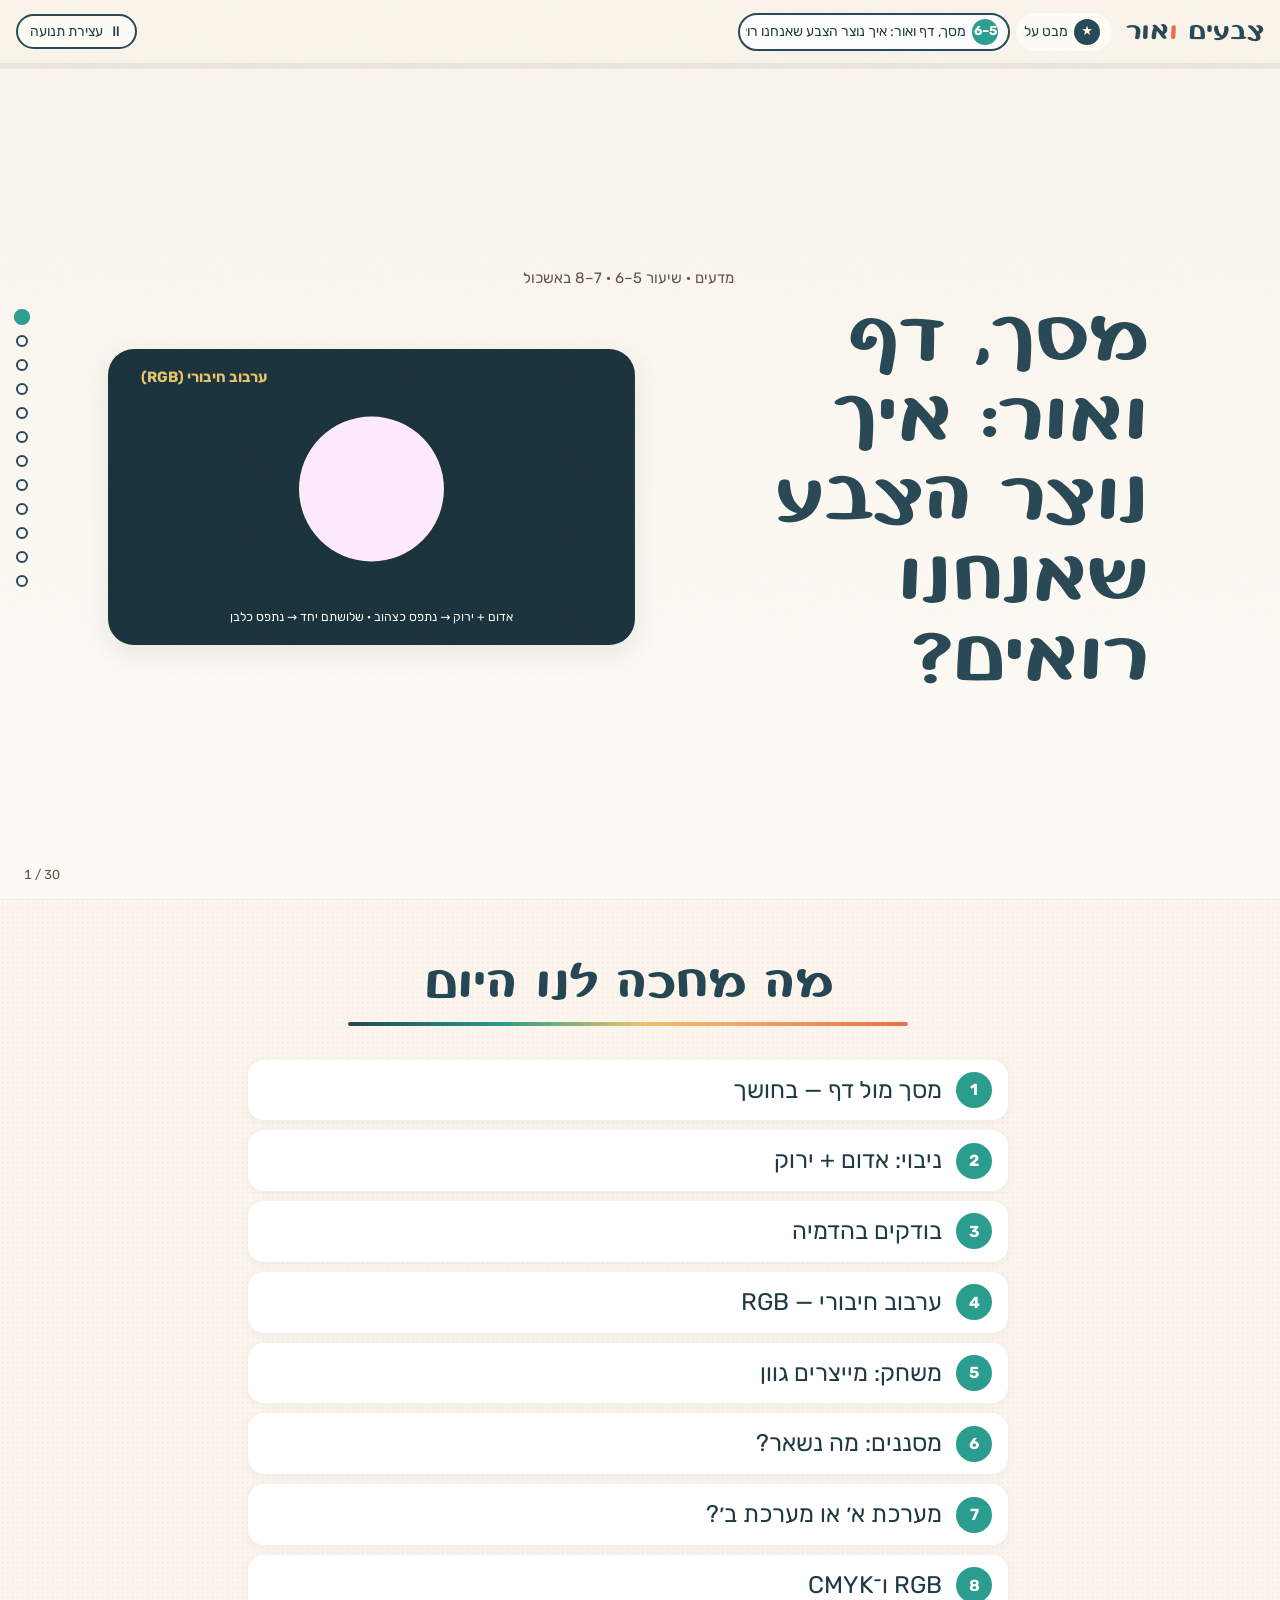
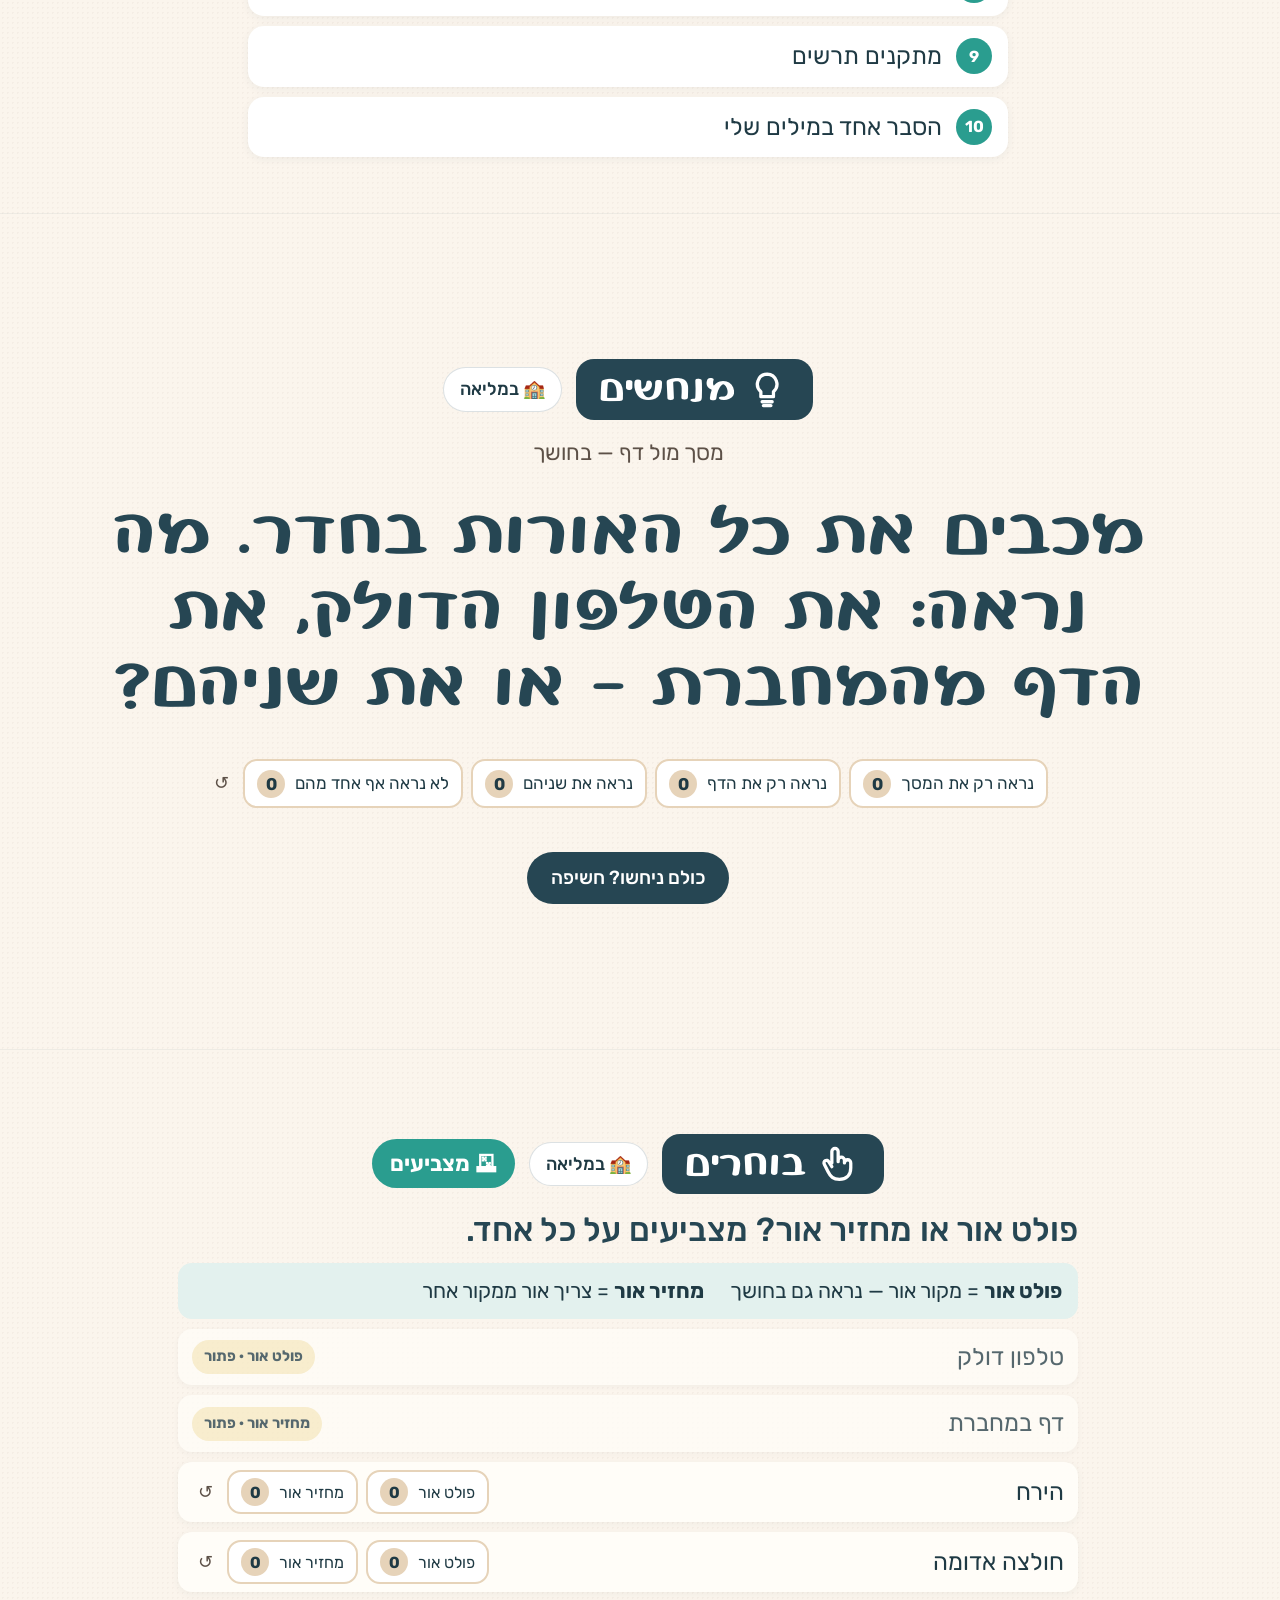
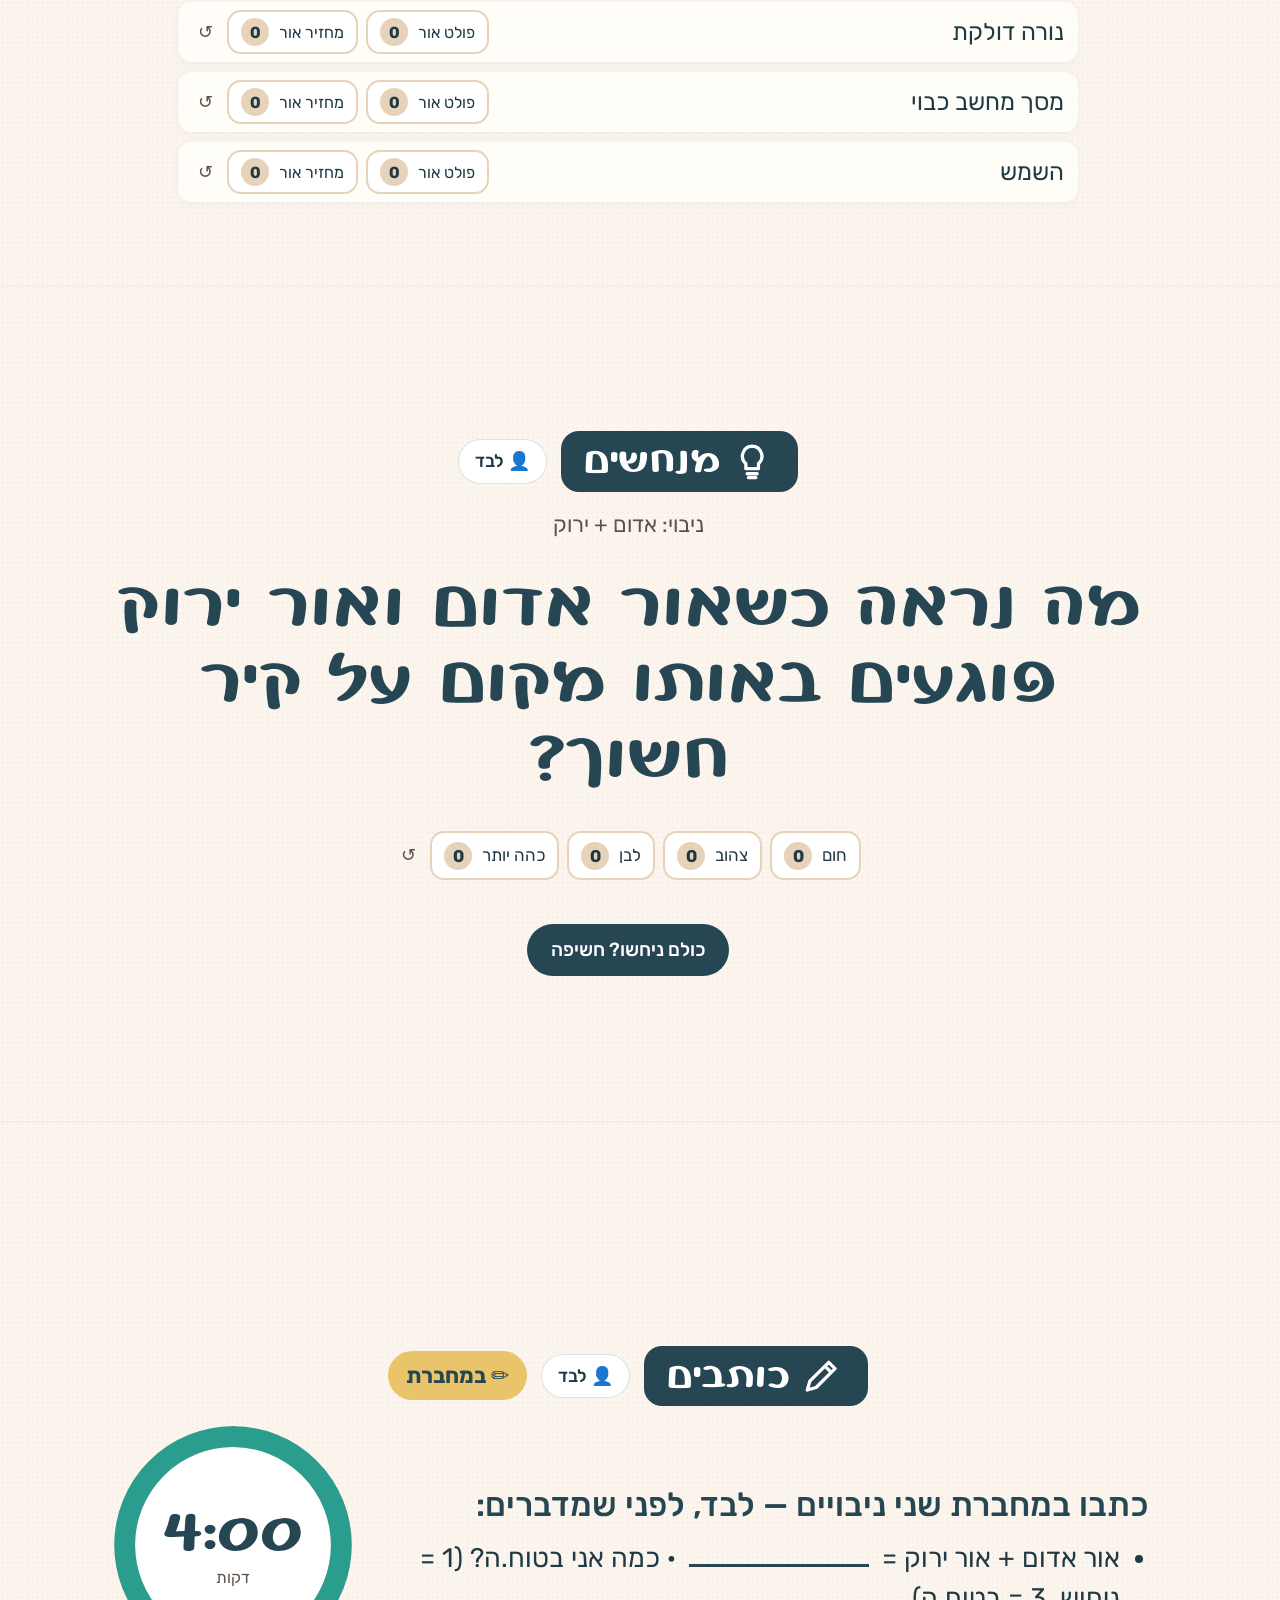
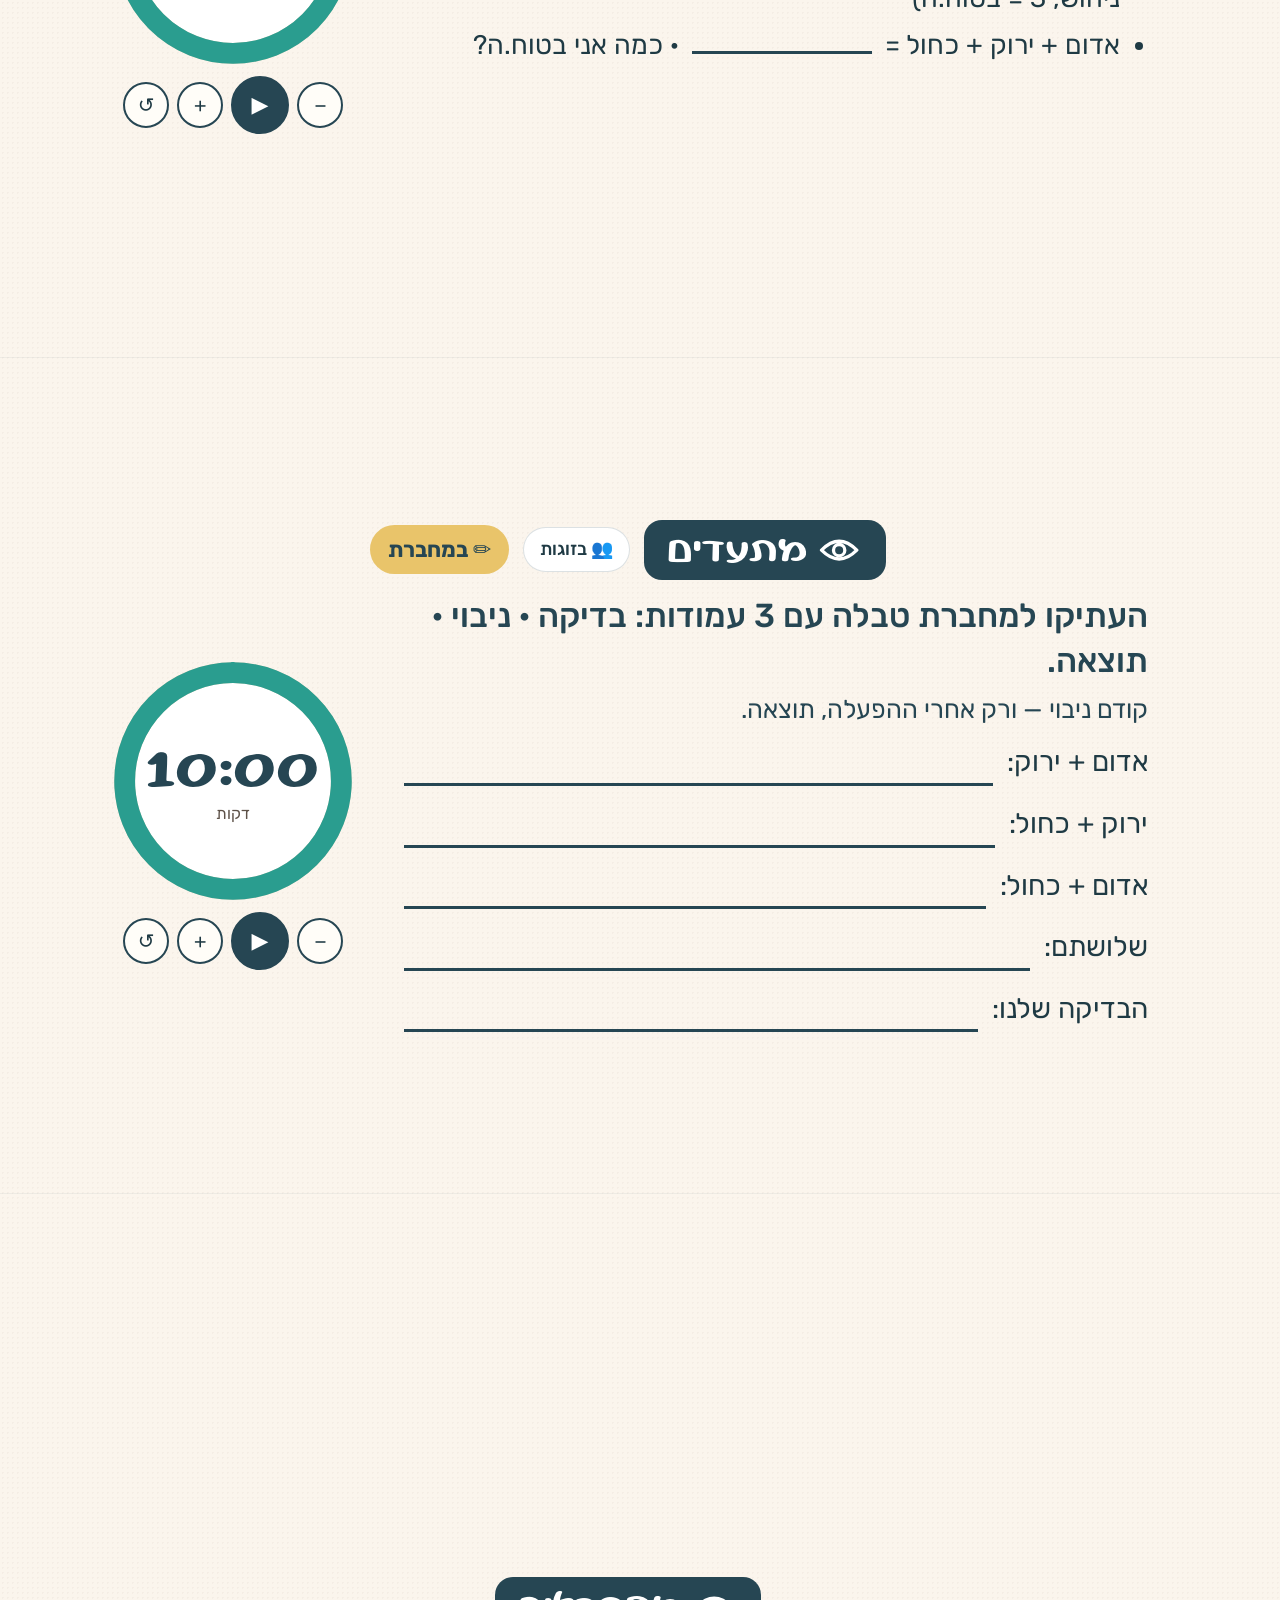
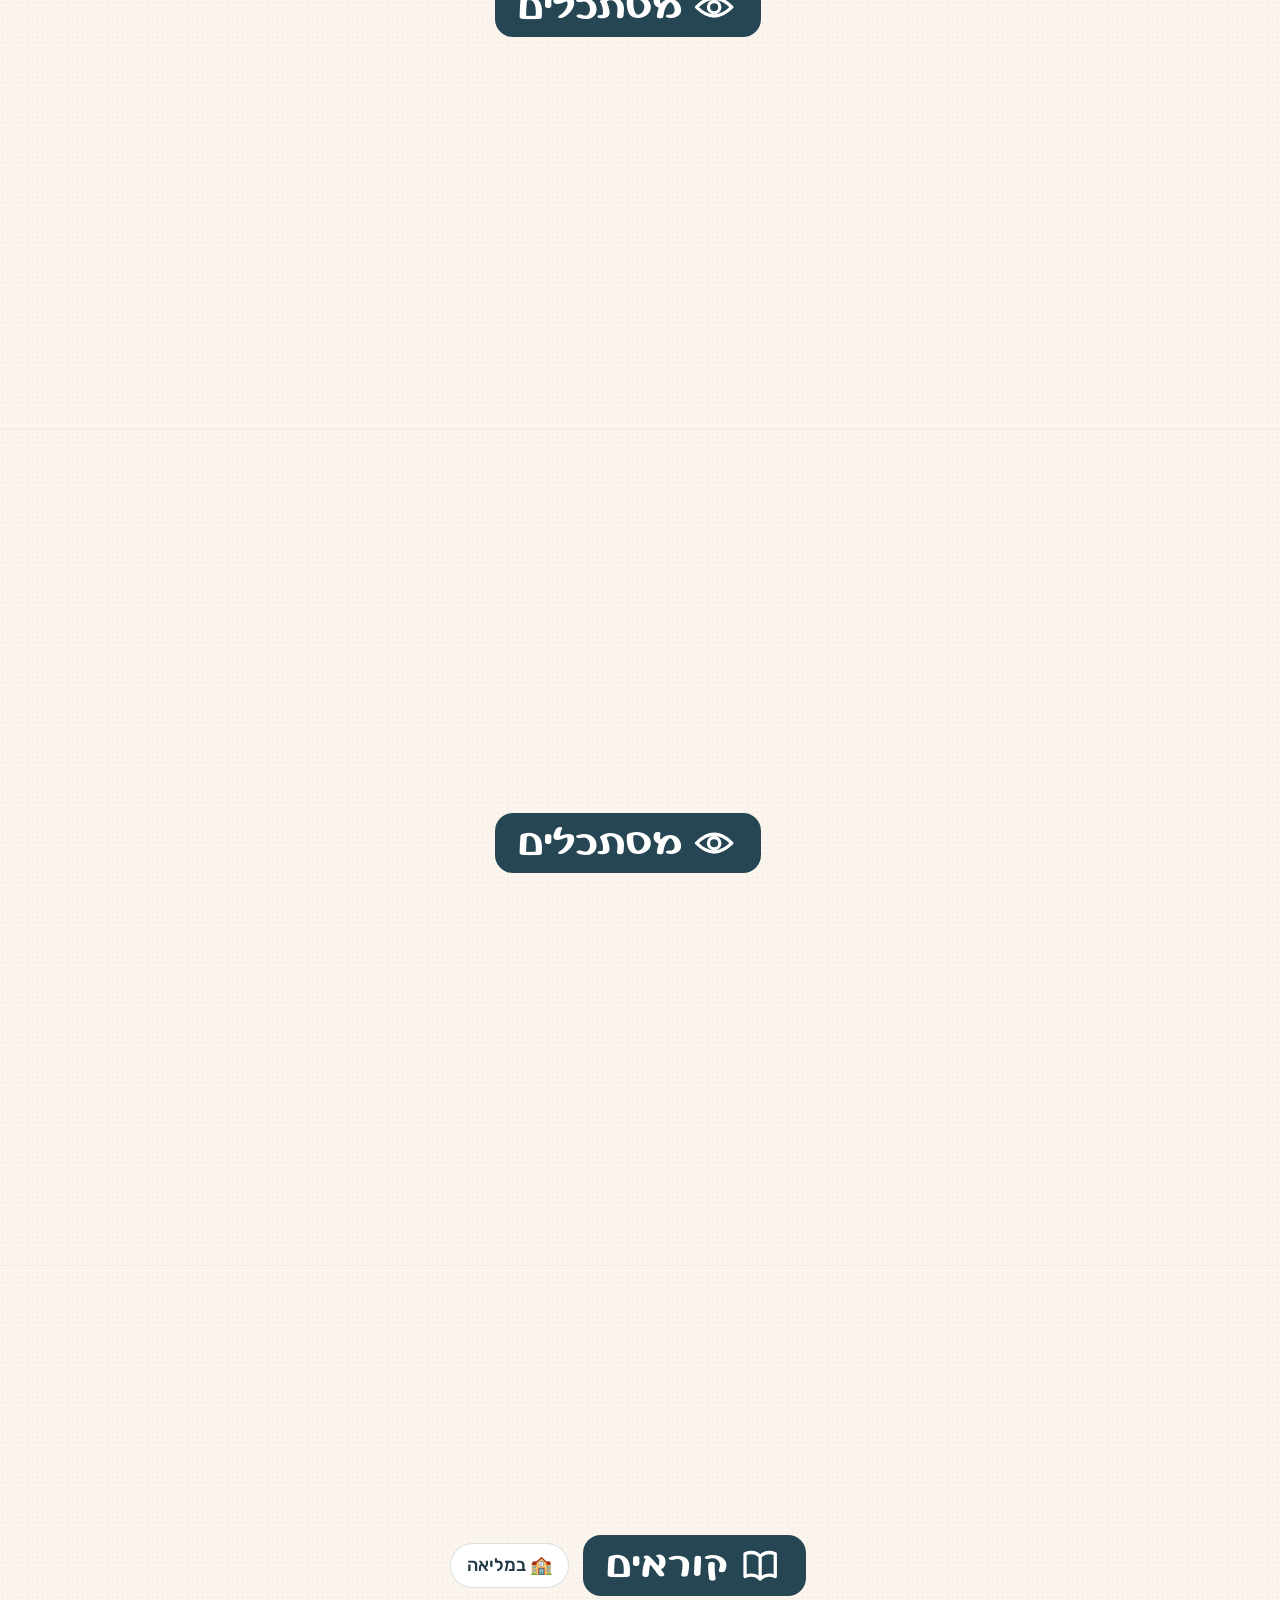
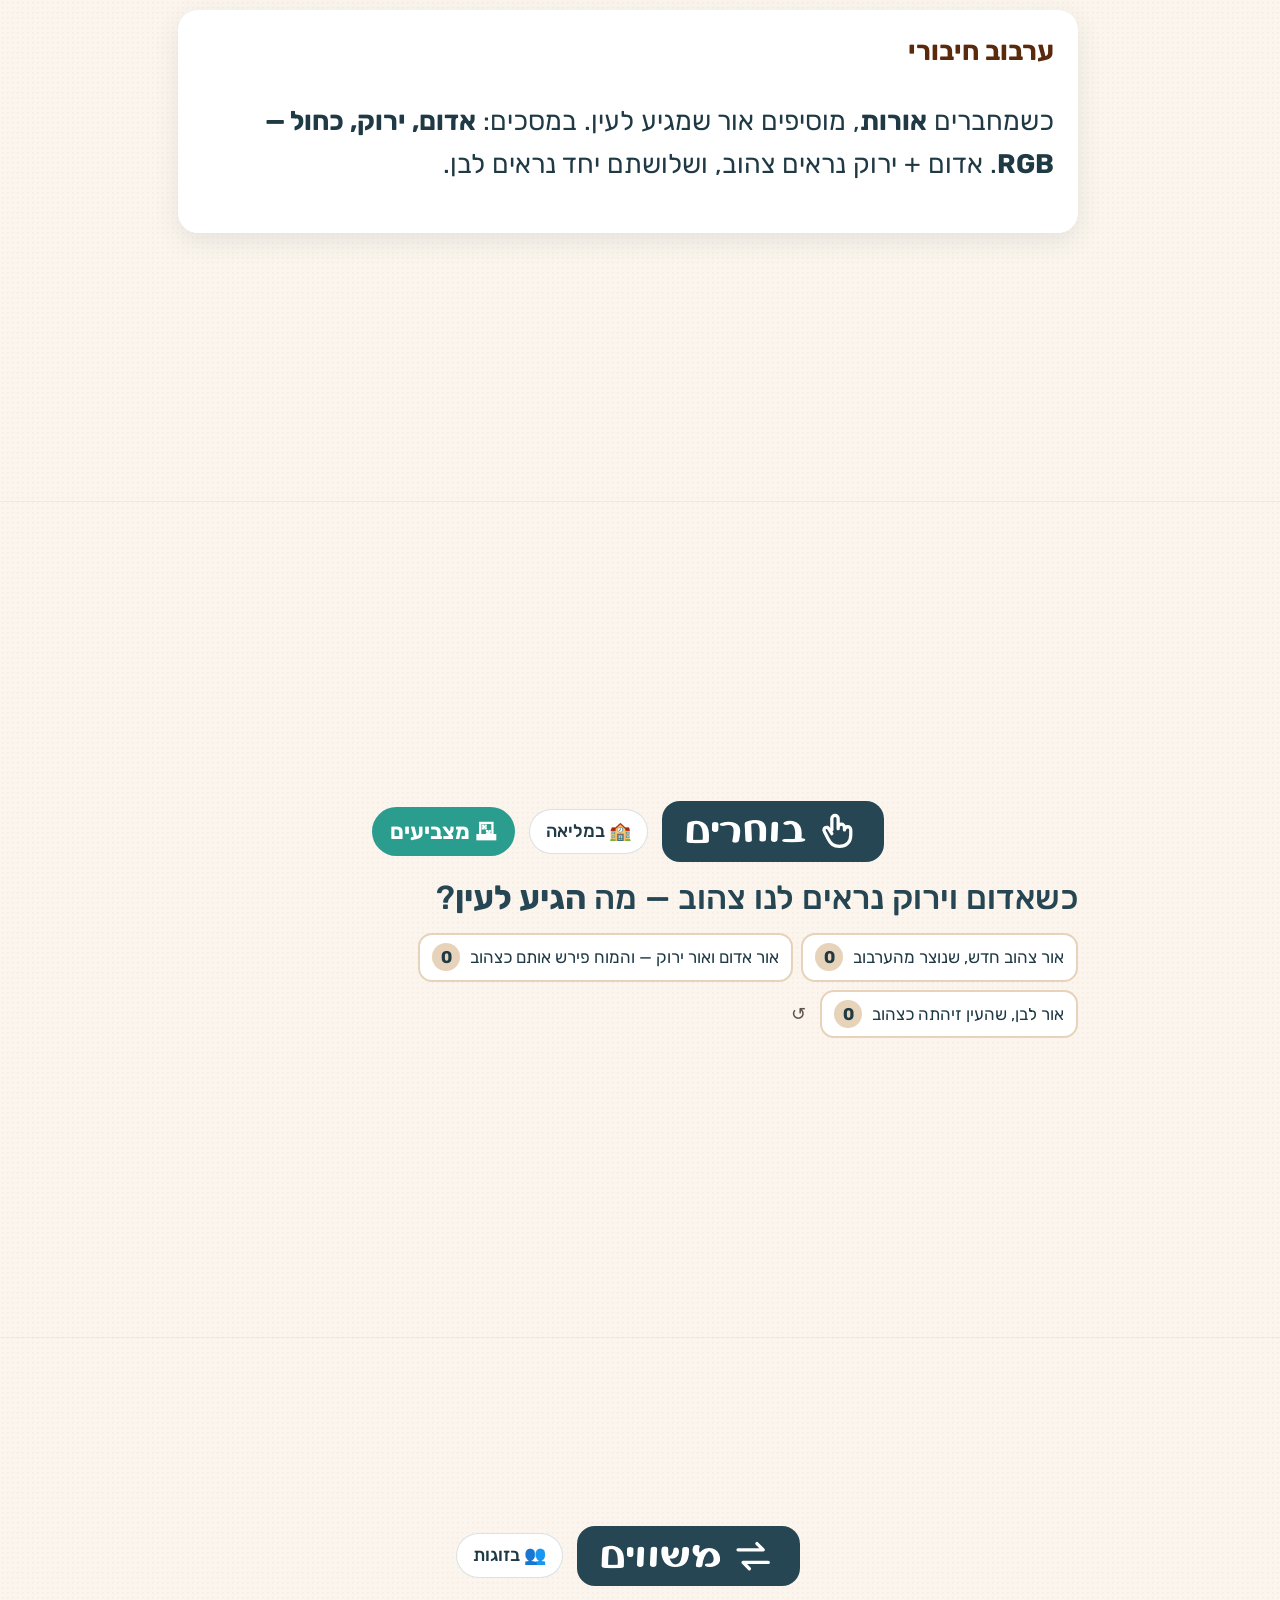
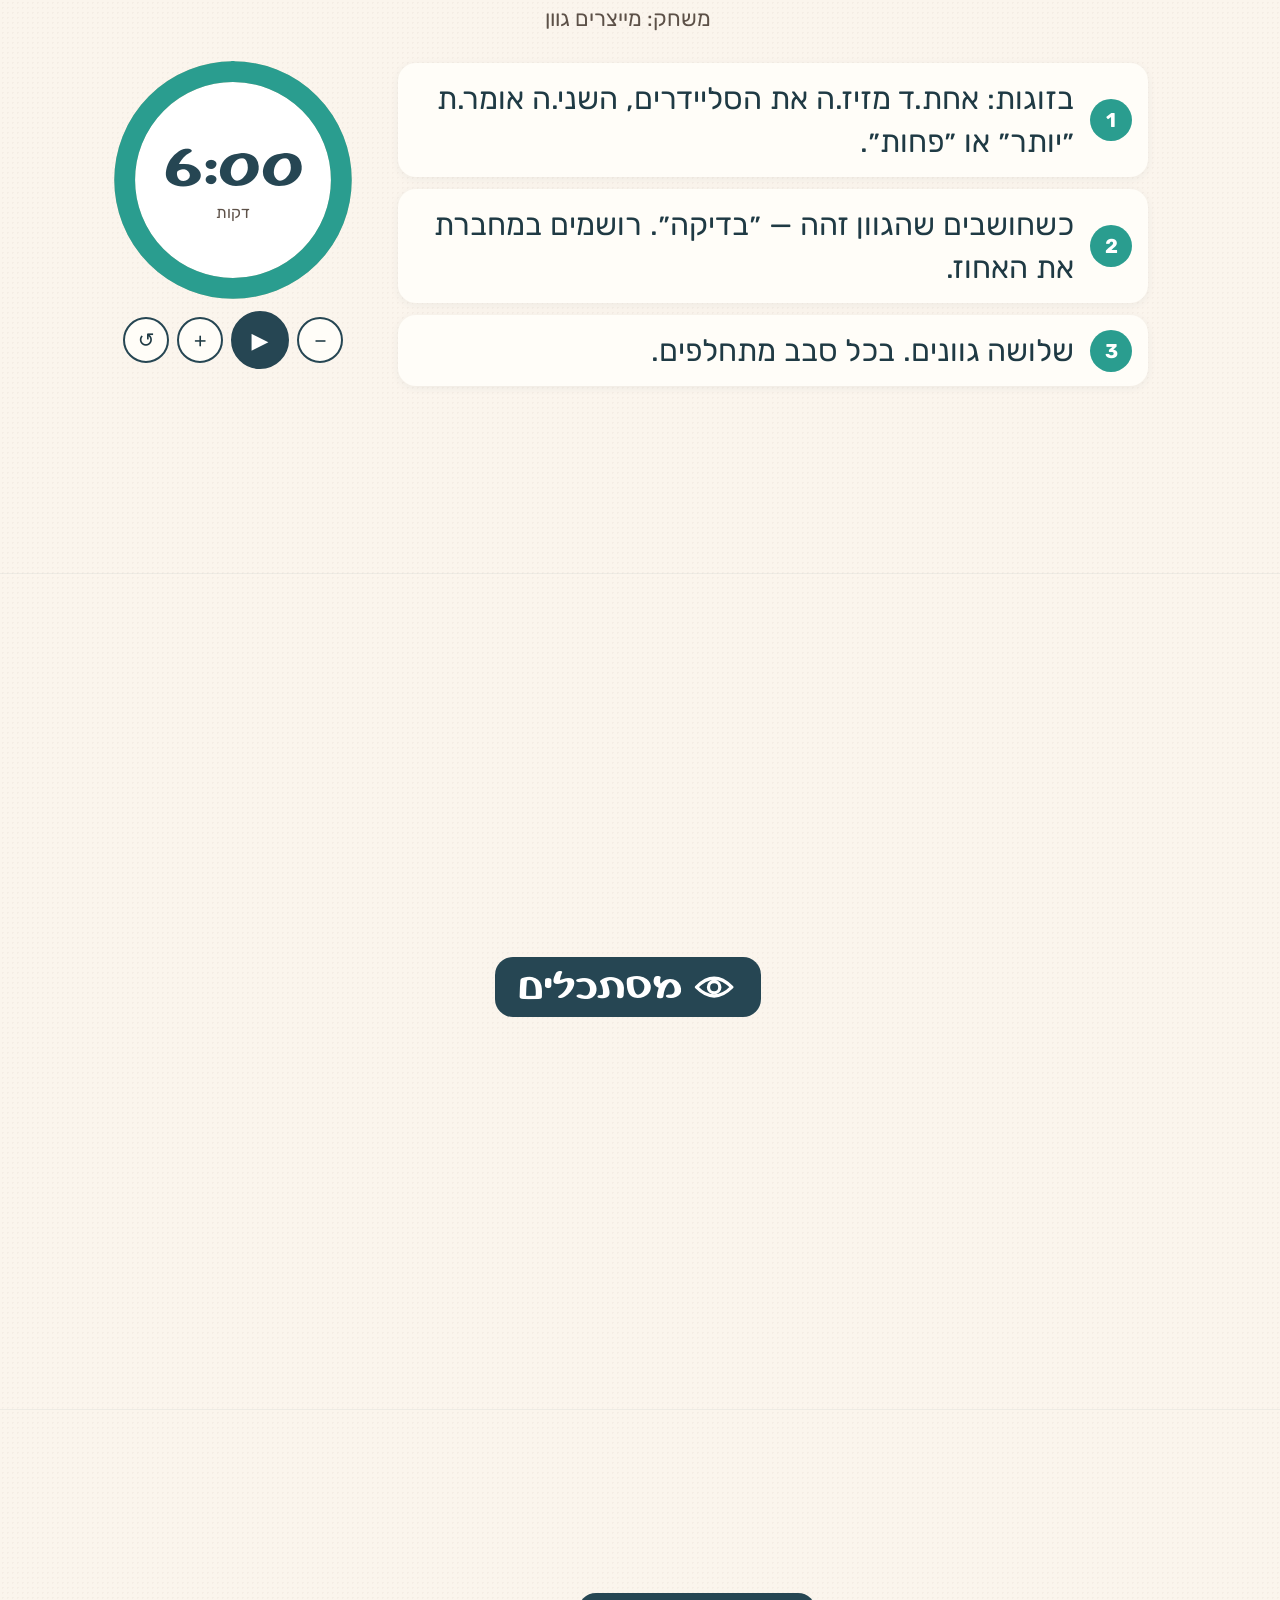
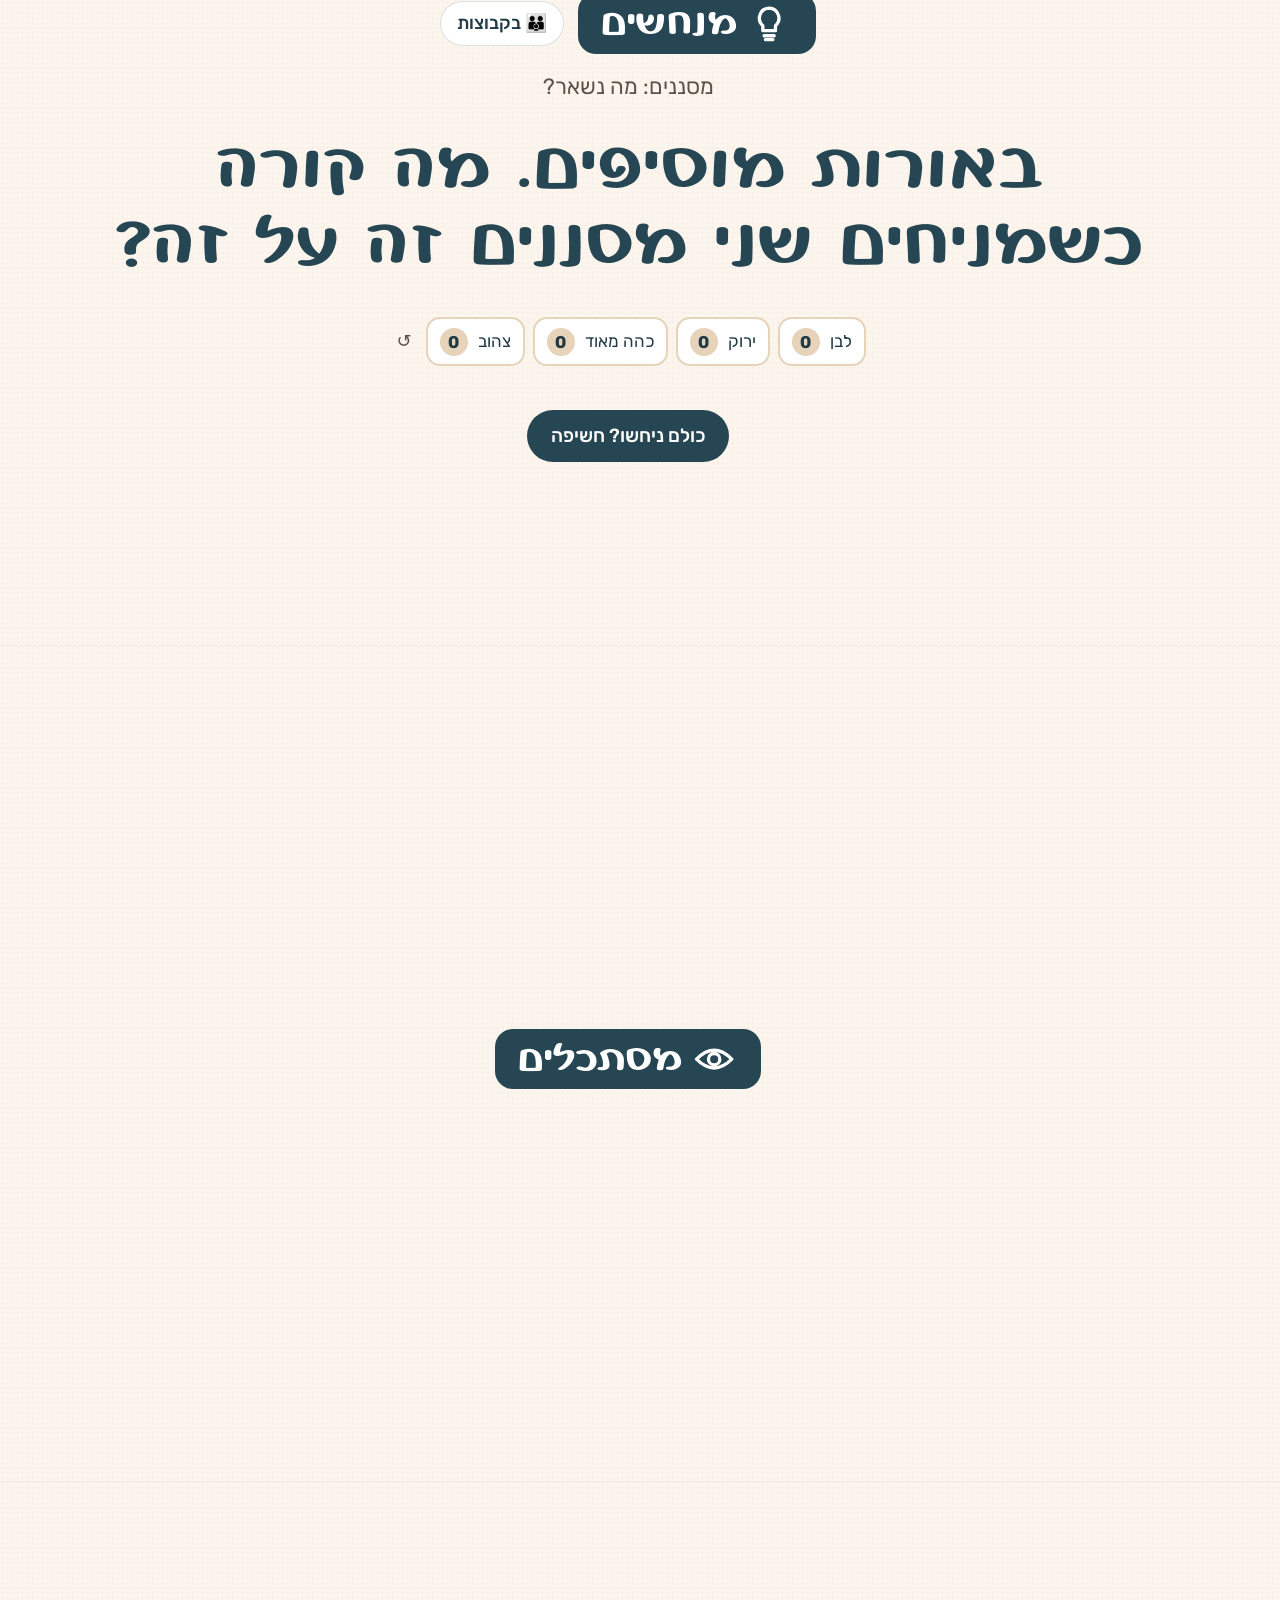
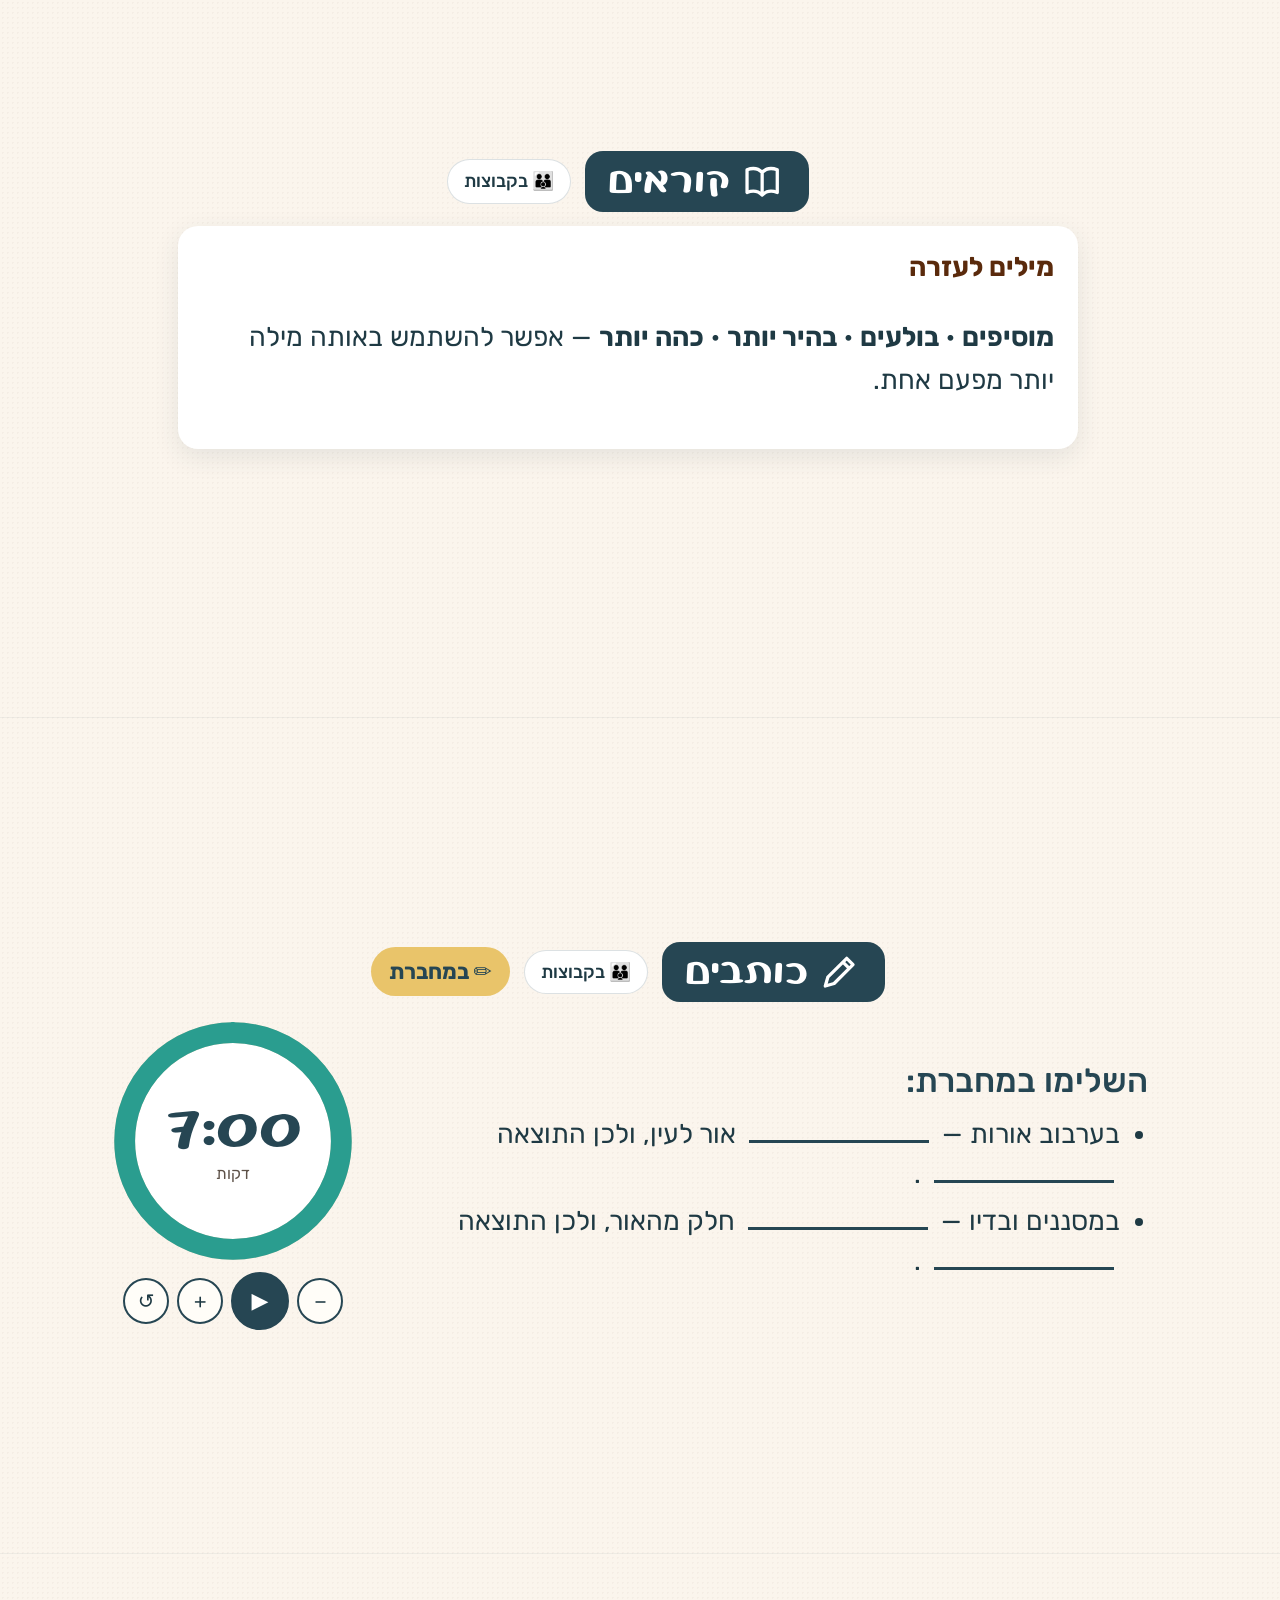
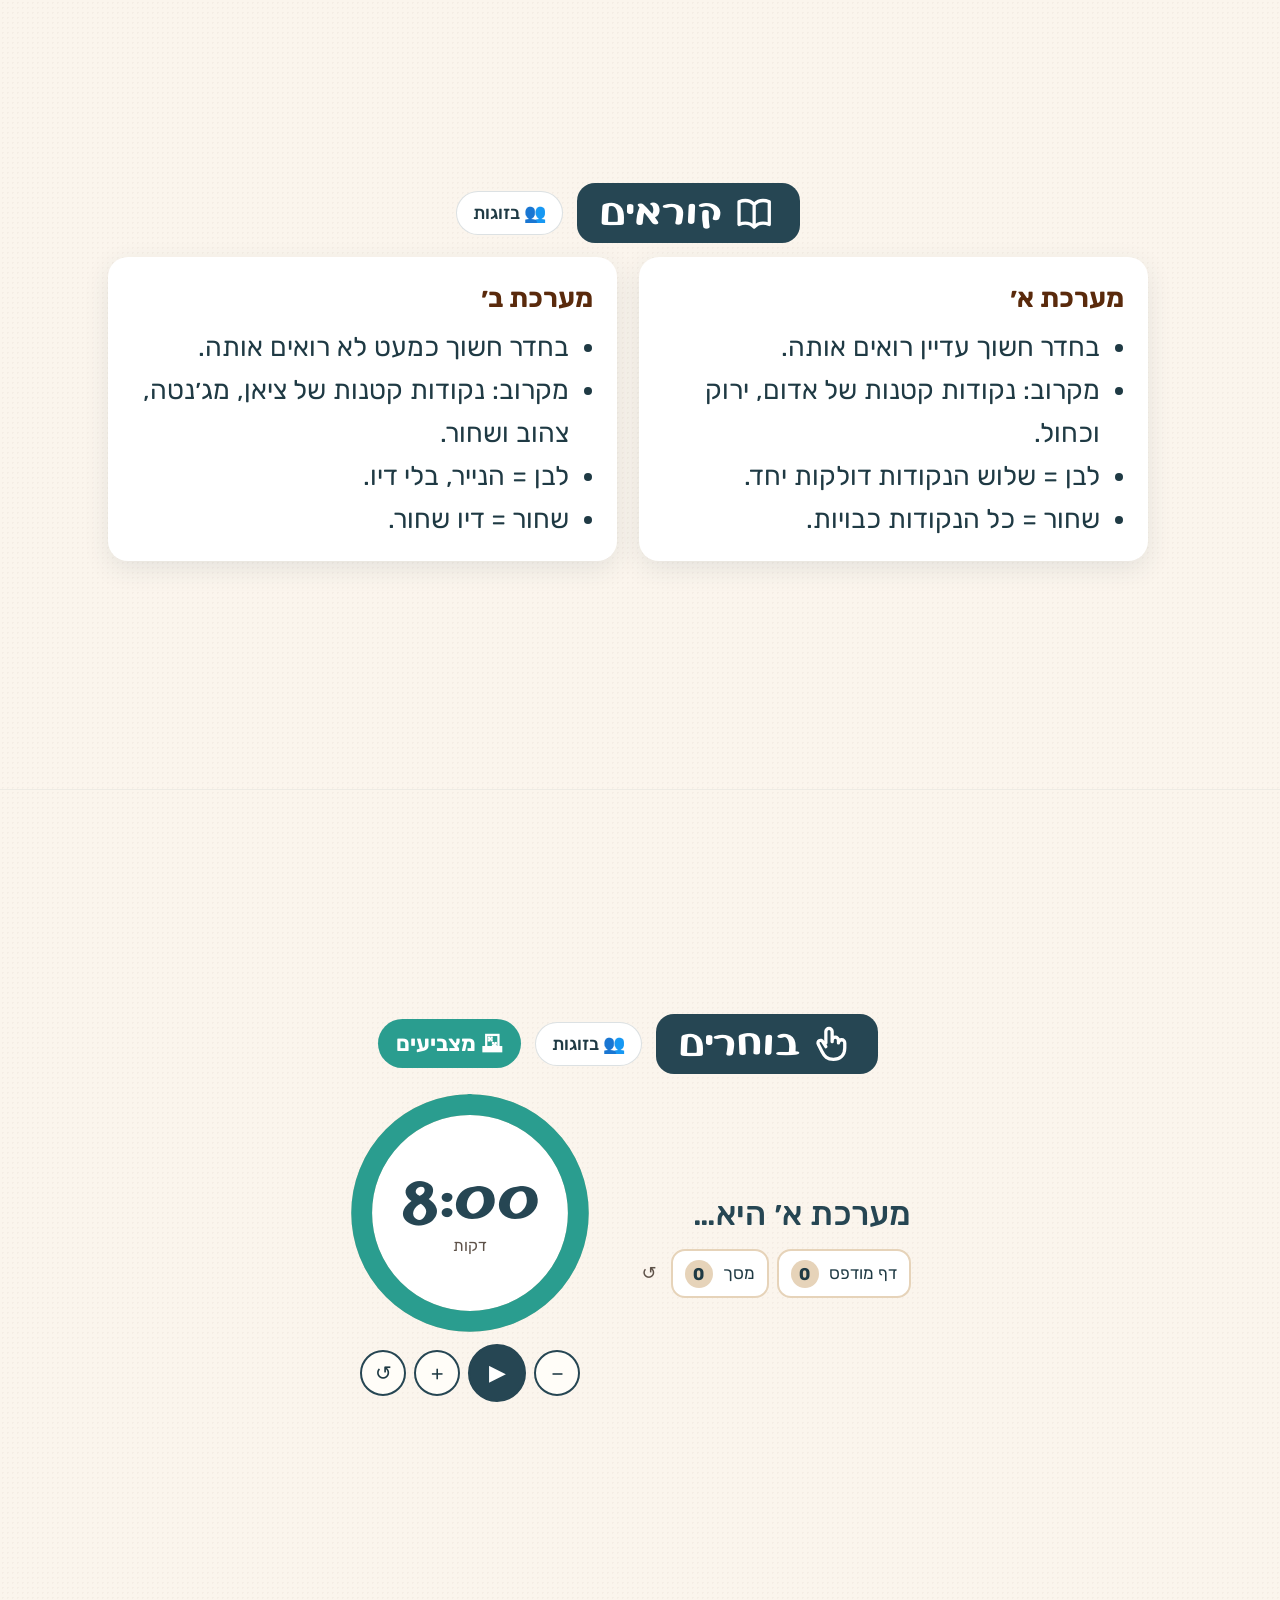
<file: צבעים-ואור/שיעור-5-6.html>
<!doctype html>
<html lang="he" dir="rtl">
<head>
<meta charset="utf-8">
<meta name="viewport" content="width=device-width, initial-scale=1">
<title>צבעים ואור · שיעור 5–6</title>
<link rel="preconnect" href="https://fonts.googleapis.com">
<link rel="preconnect" href="https://fonts.gstatic.com" crossorigin>
<link href="https://fonts.googleapis.com/css2?family=Rubik:wght@400;500;700&display=swap" rel="stylesheet">
<link rel="stylesheet" href="css/style.css">
<script>/* הדף הזה נפתח ישר בשיעור 5–6 */ if(!location.hash) history.replaceState(null,"","#56");</script>
<script>/* בדיקות בלבד: ?rafpoly */ if(/[?&]rafpoly/.test(location.search)) window.requestAnimationFrame=f=>setTimeout(()=>f(performance.now()),16);</script>
</head>
<body>
<header class="top">
  <a class="brand" href="#home">צבעים <span>ו</span>אור</a>
  <nav class="tabs" id="tabs" aria-label="שיעורים"></nav>
  <button class="tbtn" id="projBtn" aria-pressed="false" title="מסתיר את הערות המורה ומגדיל את הטקסט"><span aria-hidden="true">🖥</span><span>מצב הקרנה</span></button>
  <button class="tbtn" id="motBtn" aria-pressed="false"><span aria-hidden="true">⏸</span><span>עצירת תנועה</span></button>
</header>
<main id="main"></main>
<script src="content/lesson-56.js"></script>
<script src="../יומן-חוקר/data/lesson-56.js"></script>
<script src="../יומן-חוקר/journal-index.js"></script>
<script src="js/scenes.js"></script>
<script src="js/sims-a.js"></script>
<script src="js/sims-b.js"></script>
<script src="https://cdnjs.cloudflare.com/ajax/libs/gsap/3.12.5/gsap.min.js"></script>
<script src="js/sims-c.js"></script>
<script src="js/sims-d.js"></script>
<script src="js/motion.js"></script>
<script src="js/tasks.js"></script>
<script src="js/deck.js"></script>
<script src="js/app.js"></script>
</body>
</html>
</file>
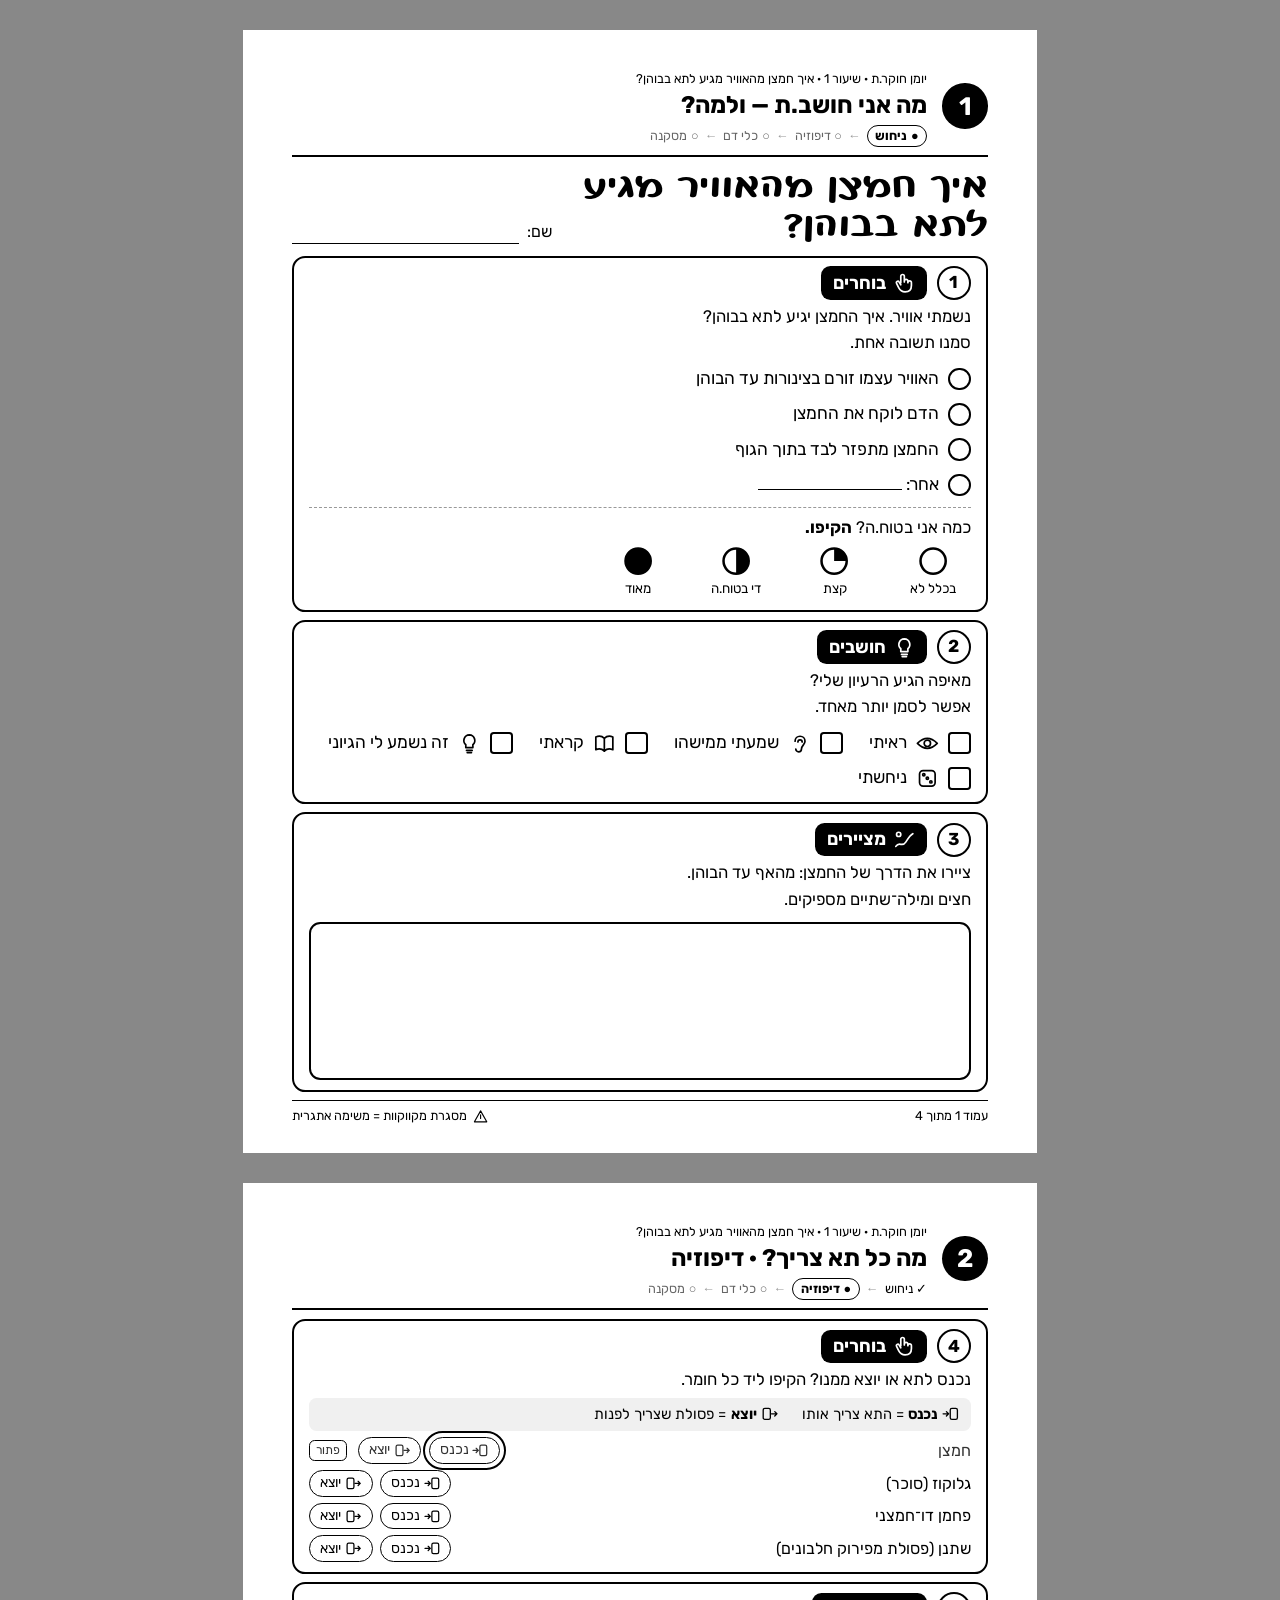
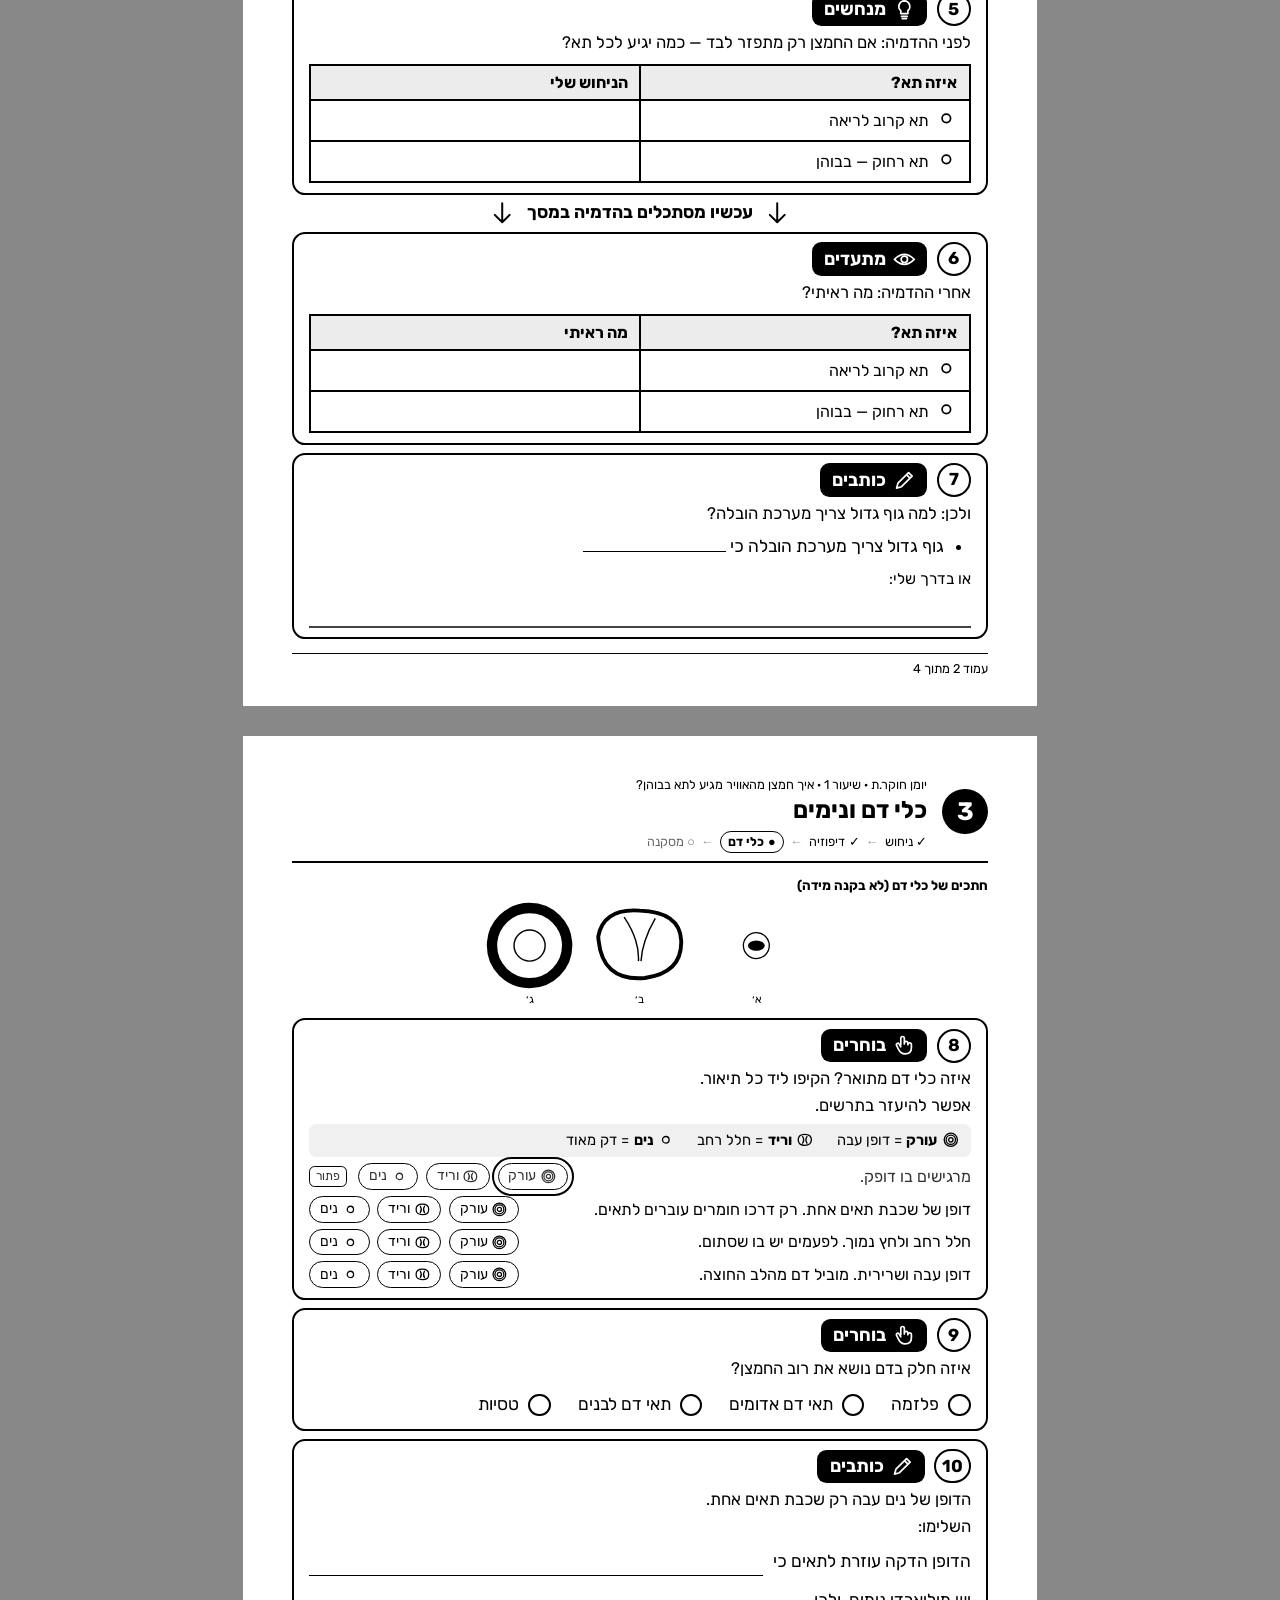
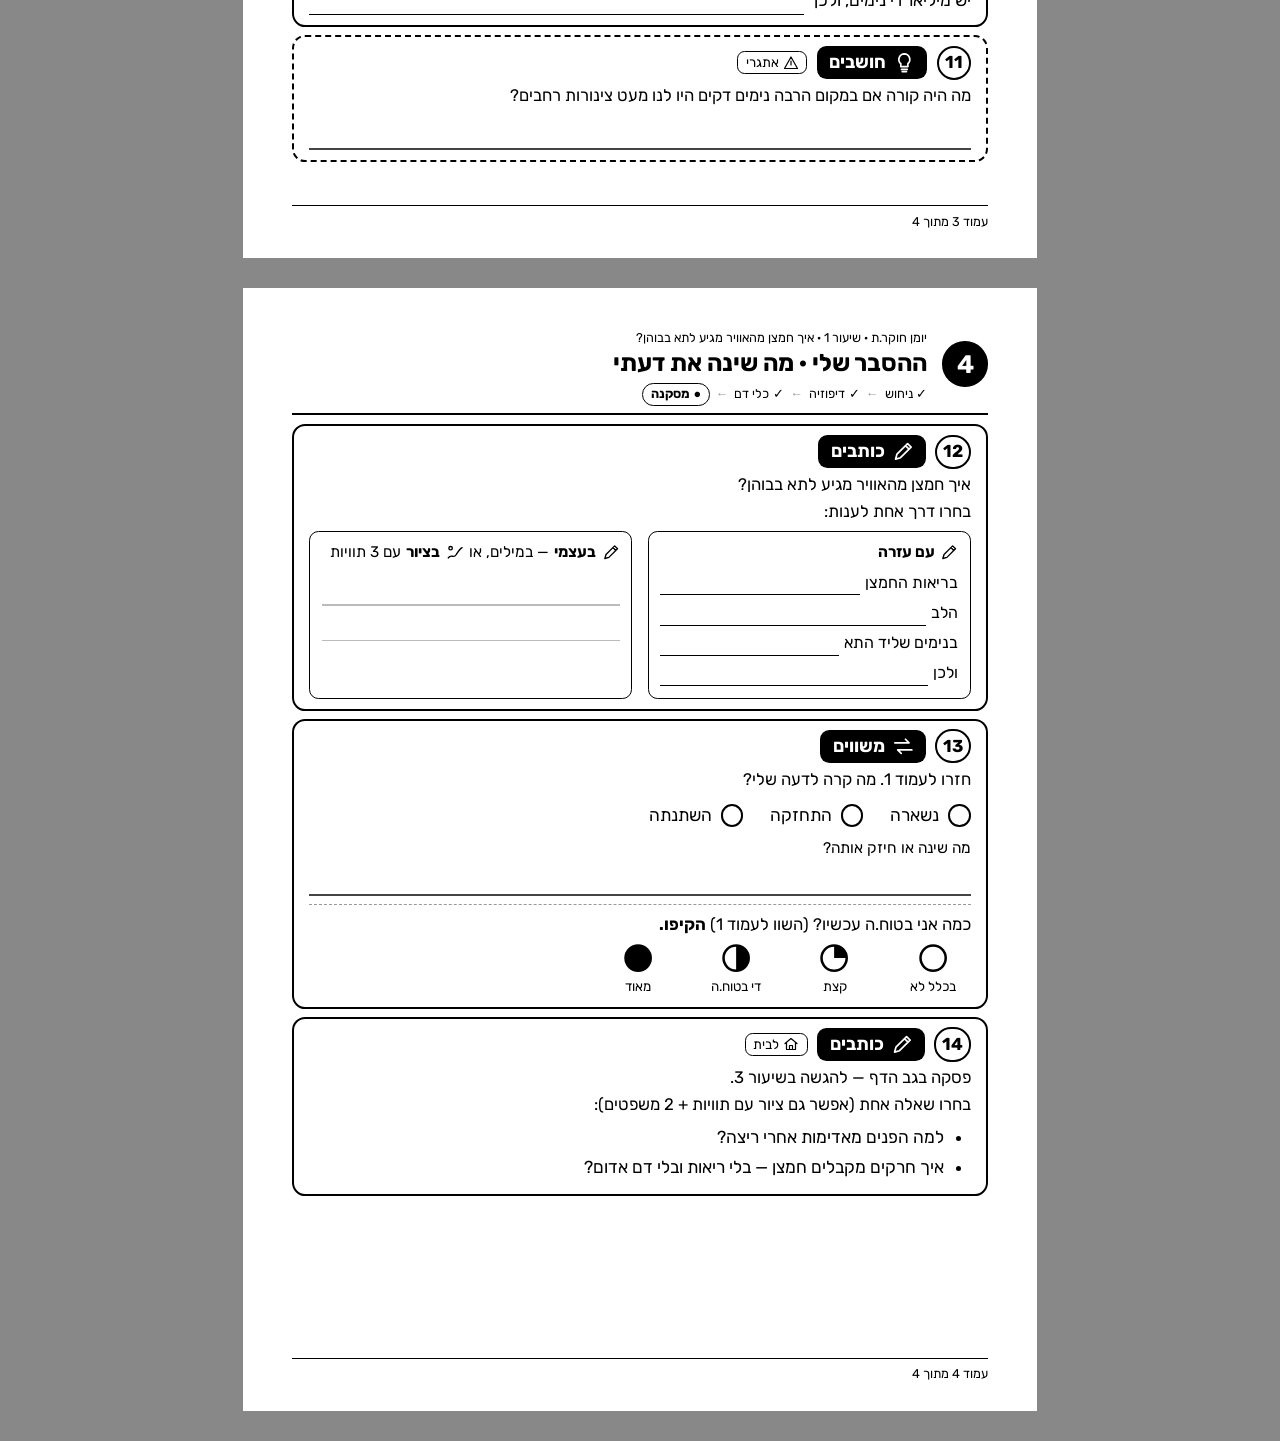
<file: מערכת-ההובלה/יומן/print.html>
<!doctype html>
<html lang="he" dir="rtl">
<head>
<meta charset="utf-8">
<meta name="viewport" content="width=device-width, initial-scale=1">
<title>יומן חוקר.ת · מערכת ההובלה · הדפסה</title>
<link href="https://fonts.googleapis.com/css2?family=Rubik:wght@400;500;700&display=swap" rel="stylesheet">
<link rel="stylesheet" href="../../יומן-חוקר/print.css">
<style>
  .dg figcaption{font-size:10pt;text-align:center;margin-top:1mm}
  .keyans{margin:-1mm 0 3mm;padding:2mm 4mm;border-inline-start:4px solid #2A9D8F;background:#eaf5f3;font-size:11pt;line-height:1.5;-webkit-print-color-adjust:exact;print-color-adjust:exact}
  .is-key .page{height:auto;min-height:297mm}
  #a3 .selfbox.tall{min-height:42mm}
</style>
</head>
<body data-mode="print">
<main id="journal"></main>
<script src="data/lesson-01.js"></script>
<script src="data/lesson-02.js"></script>
<script src="diagrams.js"></script>
<script src="../../יומן-חוקר/journal-index.js"></script>
<script src="../../יומן-חוקר/journal.js"></script>
</body>
</html>
</file>
<file: צבעים-ואור/css/style.css>
@font-face{font-family:"SKF Pogo";src:url("../fonts/SKFPogo-Regular.otf") format("opentype");font-display:swap}
@font-face{font-family:"SKF Mitzmutz";src:url("../fonts/SKFMitzmutz-Dfus.otf") format("opentype");font-display:swap}
:root{
  --coral:#E76F51;--sand:#F4A261;--gold:#E9C46A;--teal:#2A9D8F;--navy:#264653;--brown:#5A2A0C;--beige:#E6D3B9;--cream:#FBF5ED;
  --rust:#B4513A;--ink:#1f3a44;--muted:#5d5148;--paper:#fffdf8;--mint:#E3F1EE;--peach:#FBE6DA;--butter:#F7EBC4;
  --r:18px;--shadow:0 8px 26px rgba(38,70,83,.10);
  --display:"SKF Pogo","Rubik",system-ui,sans-serif;--sub:"SKF Mitzmutz","Rubik",system-ui,sans-serif;--body:"Rubik",system-ui,"Segoe UI",Arial,sans-serif;
  --ease:cubic-bezier(.22,1,.36,1);--top:64px;
}
*{box-sizing:border-box}
html{scroll-padding-top:var(--top)}
body{margin:0;background:var(--cream);color:var(--ink);font-family:var(--body);font-size:17px;line-height:1.7;
  background-image:radial-gradient(rgba(90,42,12,.035) 1px,transparent 1px);background-size:5px 5px}
button{font:inherit;color:inherit}
a{color:inherit}
:focus-visible{outline:3px solid var(--navy);outline-offset:3px;border-radius:8px}
.wrap{max-width:1180px;margin:0 auto;padding:0 20px}

/* ---------- top bar ---------- */
.top{position:sticky;top:0;z-index:50;height:var(--top);display:flex;align-items:center;gap:12px;padding:0 16px;background:rgba(251,245,237,.95);backdrop-filter:blur(10px);border-block-end:1px solid rgba(38,70,83,.1)}
.brand{font-family:var(--display);font-size:26px;color:var(--navy);text-decoration:none;white-space:nowrap}
.brand span{color:var(--coral)}
.tabs{flex:1;min-width:0;display:flex;gap:6px;overflow-x:auto;scrollbar-width:none;padding:4px 2px}
.tabs::-webkit-scrollbar{display:none}
.tab{flex:0 0 auto;display:flex;align-items:center;gap:6px;text-decoration:none;border-radius:999px;padding:4px 10px 4px 6px;background:var(--paper);border:2px solid transparent;font-size:14px;transition:background .2s,border-color .2s}
.tab .num{display:grid;place-items:center;width:26px;height:26px;border-radius:50%;color:#fff;font-weight:700;font-size:13px;background:var(--navy)}
.tab[data-type="sci"] .num{background:var(--teal)}
.tab[data-type="lit"] .num{background:var(--rust)}
.tab .lbl{max-width:0;overflow:hidden;white-space:nowrap;transition:max-width .4s var(--ease)}
.tab:hover .lbl,.tab.on .lbl,.tab[data-id="home"] .lbl{max-width:220px}
.tab.on{border-color:var(--navy);background:#fff}
.tbtn{border:2px solid var(--navy);background:var(--paper);border-radius:999px;padding:4px 12px;font-size:14px;cursor:pointer;display:flex;gap:6px;align-items:center;white-space:nowrap}
.tbtn[aria-pressed="true"]{background:var(--navy);color:#fff}

/* ---------- reveal ---------- */
.rv{opacity:0;transform:translateY(22px);transition:opacity .7s var(--ease),transform .8s var(--ease);transition-delay:calc(var(--i,0)*80ms)}
.in .rv,.rv.in{opacity:1;transform:none}
.still .rv{transition:none;opacity:1;transform:none}
@media (prefers-reduced-motion:reduce){.rv{transition:none;opacity:1;transform:none}}

/* ---------- home ---------- */
.hero{display:grid;grid-template-columns:1.15fr .85fr;gap:28px;align-items:center;padding-block:48px 30px}
.eyebrow{color:var(--brown);font-weight:500;font-size:15px}
h1{font-family:var(--display);font-weight:400;font-size:clamp(56px,9vw,104px);line-height:1;margin:10px 0 14px;color:var(--navy)}
h1 span{color:var(--coral)}
.lede{color:var(--muted);max-width:580px;margin:0 0 20px}
.cta{display:inline-block;background:var(--navy);color:#fff;text-decoration:none;border-radius:999px;padding:10px 22px;font-weight:500;transition:transform .25s var(--ease),background .25s}
.cta:hover{transform:translateY(-2px);background:var(--brown)}
.hero-art svg{width:100%;height:auto;direction:ltr}
.hero-art .beam{stroke-dasharray:180;stroke-dashoffset:180;animation:beam 1.4s var(--ease) .3s forwards}
.hero-art .fan{transform-origin:222px 128px;transform:scaleX(0);animation:fan 1.4s var(--ease) 1.1s forwards}
.hero-art .wave{stroke-dasharray:420;stroke-dashoffset:420;animation:beam 2s var(--ease) 1.6s forwards}
@keyframes beam{to{stroke-dashoffset:0}}
@keyframes fan{to{transform:none}}
.sec-h{font-family:var(--sub);font-weight:400;font-size:clamp(28px,3.4vw,40px);color:var(--navy);margin:44px 0 16px}
.lgrid{display:grid;grid-template-columns:repeat(auto-fill,minmax(250px,1fr));gap:14px}
.lcard{position:relative;display:flex;flex-direction:column;gap:4px;padding:18px 20px 16px;border-radius:var(--r);background:var(--paper);box-shadow:var(--shadow);text-decoration:none;overflow:hidden;transition:transform .3s var(--ease),box-shadow .3s}
.lcard::before{content:"";position:absolute;inset-inline-start:0;top:0;bottom:0;width:6px;background:var(--teal)}
.lcard[data-type="lit"]::before{background:var(--rust)}
.lcard:hover{transform:translateY(-4px);box-shadow:0 14px 30px rgba(38,70,83,.16)}
.lnum{font-family:var(--display);font-size:40px;line-height:1;color:var(--beige);position:absolute;inset-inline-end:14px;top:10px}
.ltype{font-size:13px;color:var(--muted)}
.lcard b{font-size:19px;line-height:1.35;color:var(--navy);max-width:85%}
.lmeta{font-size:13px;color:var(--teal);margin-top:6px}
.princ{columns:2 320px;column-gap:30px;padding-inline-start:20px;margin:0}
.princ li{break-inside:avoid;margin-block-end:8px}
.prog{display:grid;grid-template-columns:repeat(4,1fr);gap:14px}
.pcard{background:var(--paper);border-radius:var(--r);padding:16px;box-shadow:var(--shadow)}
.pcard h4{margin:8px 0 6px;font-family:var(--sub);font-weight:400;font-size:22px;color:var(--navy)}
.pcard p{margin:0 0 6px;font-size:15px}
.pbar{height:8px;border-radius:9px;background:var(--beige);overflow:hidden}.pbar i{display:block;height:100%;background:var(--coral)}
.note{color:var(--muted);font-size:15px;margin-block:14px 70px}

/* ---------- deck ---------- */
.deck{position:relative;overflow-x:clip}
.minute{position:fixed;top:var(--top);inset-inline:0;height:4px;z-index:40;background:rgba(38,70,83,.08)}
.minute i{display:block;height:100%;width:0;background:var(--k);transition:width .6s var(--ease)}
.rail{position:fixed;inset-inline-end:14px;top:50%;transform:translateY(-50%);z-index:30;display:flex;flex-direction:column;gap:10px}
.rail a{position:relative;display:block;width:14px;height:14px}
.rail i{display:block;width:12px;height:12px;border-radius:50%;border:2px solid var(--navy);background:var(--paper);transition:transform .3s var(--ease),background .3s}
.rail a.on i{background:var(--k);border-color:var(--k);transform:scale(1.35)}
.rail span{position:absolute;inset-inline-end:22px;top:50%;transform:translateY(-50%);white-space:nowrap;background:var(--navy);color:#fff;font-size:13px;padding:2px 10px;border-radius:8px;opacity:0;pointer-events:none;transition:opacity .2s}
.rail a:hover span,.rail a:focus-visible span{opacity:1}

.slide{position:relative;min-height:calc(100vh - var(--top));padding:56px 64px 80px 40px;display:flex;flex-direction:column;justify-content:center;border-block-end:1px solid rgba(38,70,83,.07)}
.slide:nth-of-type(even){background:rgba(255,253,248,.7)}
.slide.k-explain{background:var(--mint)}
.slide.k-write{background:var(--peach)}
.slide.k-reflect{background:var(--butter)}
.slide-in{max-width:1240px;margin:0 auto;width:100%;display:grid;grid-template-columns:minmax(0,1fr) 340px;gap:28px;align-items:start}
.proj .slide-in{grid-template-columns:1fr}
.proj .teacher{display:none}
.screen{min-width:0}
.s-meta{display:flex;flex-wrap:wrap;gap:8px;align-items:center;margin-block-end:10px}
.chip{border-radius:999px;padding:3px 12px;font-size:14px;font-weight:500;background:var(--paper);border:1.5px solid rgba(38,70,83,.16)}
.chip.time{background:var(--navy);color:#fff;border-color:transparent}
.chip.kind{background:var(--k);color:#fff;border-color:transparent}
.chip.type{background:var(--k);color:#fff;border-color:transparent}
.s-count{margin-inline-start:auto;color:var(--muted);font-size:14px;font-variant-numeric:tabular-nums}
.s-title{margin:0;font-family:var(--sub);font-size:clamp(22px,2.4vw,30px);color:var(--brown);line-height:1.2}
.lead{font-family:var(--display);font-weight:400;font-size:clamp(34px,4.6vw,60px);line-height:1.12;color:var(--navy);margin:8px 0 22px}
.proj .lead{font-size:clamp(40px,5.6vw,76px)}
.proj .steps li,.proj .g-prompt p{font-size:22px}

/* gate */
.gate{background:var(--paper);border-radius:22px;padding:20px 22px;box-shadow:var(--shadow);margin-block-end:22px;border:2px dashed var(--gold)}
.gate.open{border-style:solid;border-color:var(--teal)}
.g-prompt{display:flex;gap:14px;align-items:flex-start}
.g-prompt p{margin:0;font-size:19px;font-weight:500}
.g-ico{flex:0 0 auto;display:grid;place-items:center;width:42px;height:42px;border-radius:50%;background:var(--gold);color:var(--navy);font-family:var(--display);font-size:28px;animation:wob 3s ease-in-out infinite}
@keyframes wob{0%,100%{transform:rotate(-8deg)}50%{transform:rotate(8deg) scale(1.06)}}
.g-opts{display:flex;flex-wrap:wrap;gap:8px;margin-block:14px 4px}
.g-opt{display:flex;align-items:center;gap:10px;border:2px solid var(--beige);background:#fff;border-radius:14px;padding:8px 12px;cursor:pointer;transition:transform .2s var(--ease),border-color .2s}
.g-opt:hover{border-color:var(--navy)}
.g-opt b{min-width:28px;height:28px;display:grid;place-items:center;border-radius:50%;background:var(--beige);font-variant-numeric:tabular-nums}
.g-opt.bump{transform:scale(1.07)}.g-opt.bump b{background:var(--gold)}
.g-clear{border:none;background:none;cursor:pointer;color:var(--muted);font-size:18px}
.g-reveal{margin-top:14px;border:none;background:var(--navy);color:#fff;border-radius:999px;padding:9px 20px;cursor:pointer;font-weight:500;transition:transform .2s var(--ease)}
.g-reveal:hover{transform:translateY(-2px);background:var(--brown)}
.g-out{margin-top:14px;padding:14px 16px;border-radius:14px;background:var(--mint);animation:pop-in .6s var(--ease)}
.g-out p{margin:0;font-size:19px}
@keyframes pop-in{from{opacity:0;transform:translateY(10px) scale(.98)}}
.after.locked>*:not(.lock-note){filter:blur(6px);opacity:.35;pointer-events:none;user-select:none}
.after.locked{position:relative}
.lock-note{display:inline-block;margin:0 0 8px;font-size:14px;color:var(--muted);background:var(--paper);border-radius:999px;padding:2px 12px;border:1.5px dashed var(--beige)}
.after.unlocked>*{animation:pop-in .7s var(--ease) both}
.after:not(.locked) .lock-note{display:none}

.steps{list-style:none;counter-reset:st;margin:0 0 22px;padding:0;display:grid;gap:10px}
.steps li{counter-increment:st;position:relative;padding:12px 16px 12px 16px;padding-inline-start:58px;background:var(--paper);border-radius:14px;font-size:19px;line-height:1.55;box-shadow:0 2px 10px rgba(38,70,83,.06)}
.steps li::before{content:counter(st);position:absolute;inset-inline-start:14px;top:10px;width:32px;height:32px;border-radius:50%;display:grid;place-items:center;background:var(--k);color:#fff;font-weight:700}
.starters{background:var(--paper);border-radius:18px;padding:16px 18px;border:2px solid var(--sand);margin-block-end:22px}
.starters h5{margin:0 0 10px;font-size:15px;color:var(--brown)}
.starters div{display:flex;flex-wrap:wrap;gap:8px}
.starters span{background:var(--butter);border-radius:10px;padding:6px 12px;font-size:18px}
.next-s{position:absolute;bottom:18px;left:50%;transform:translateX(-50%);border:2px solid var(--navy);background:var(--paper);border-radius:999px;width:44px;height:44px;cursor:pointer;font-size:20px;animation:nudge 2.4s ease-in-out infinite}
.next-s.start{width:auto;padding:0 20px;font-weight:500}
.next-s:hover{background:var(--navy);color:#fff}
@keyframes nudge{50%{transform:translate(-50%,5px)}}

/* teacher */
.teacher{position:sticky;top:calc(var(--top) + 18px);background:#fff;border-radius:20px;box-shadow:var(--shadow);overflow:hidden;font-size:15.5px;line-height:1.6;border-top:6px solid var(--gold)}
.t-head{display:flex;align-items:center;justify-content:space-between;gap:10px;padding:10px 16px;background:var(--butter)}
.t-head>span{font-family:var(--sub);font-size:22px;color:var(--brown)}
.timer{display:flex;align-items:center;gap:4px;background:#fff;border-radius:999px;padding:2px 4px}
.timer button{border:none;background:none;cursor:pointer;width:28px;height:28px;border-radius:50%}
.timer button:hover{background:var(--beige)}
.timer output{font-variant-numeric:tabular-nums;font-weight:700;min-width:48px;text-align:center;direction:ltr}
.timer.done output{color:var(--coral)}
.t-sec{padding:10px 16px;border-block-start:1px solid rgba(38,70,83,.07)}
.t-sec h5{margin:0 0 4px;font-size:13px;letter-spacing:.02em;color:var(--muted)}
.t-sec p{margin:0 0 6px}
.t-sec.say p{position:relative;padding-inline-start:12px;border-inline-start:3px solid var(--teal)}
.t-sec.ask p::before{content:"؟ ";content:"? ";color:var(--coral);font-weight:700}
.t-sec.watch{background:#fdf1ec}
.t-sec.watch p::before{content:"⚠ ";color:var(--coral)}
.t-sec.tip{background:#f5f8f7}
.teacher.mini{position:static}

/* cover */
.cover{background:linear-gradient(180deg,var(--cream),var(--paper))}
.cover-grid{max-width:1240px;margin:0 auto;width:100%;display:grid;grid-template-columns:1fr 1fr;gap:30px;align-items:center}
.q{font-family:var(--display);font-weight:400;font-size:clamp(42px,6vw,82px);line-height:1.04;color:var(--navy);margin:8px 0 18px}
.goals{display:grid;gap:10px}
.goal{background:var(--paper);border-radius:16px;padding:12px 16px;border-inline-start:6px solid var(--k);box-shadow:0 2px 10px rgba(38,70,83,.06)}
.goal h5{margin:0;font-size:14px;color:var(--brown)}.goal p{margin:0}
.cover-art{margin:0;border-radius:26px;overflow:hidden;box-shadow:var(--shadow);background:var(--paper)}
.cover-art svg{display:block;width:100%;height:auto;direction:ltr}
.cover-low{max-width:1240px;margin:22px auto 0;width:100%;display:grid;grid-template-columns:1fr 1fr;gap:22px;align-items:start}
.mat{background:var(--beige);border-radius:18px;padding:14px 18px}
.mat h5{margin:0 0 6px;font-size:14px;color:var(--brown)}.mat ul{margin:0;padding-inline-start:20px}
.proj .cover-low .teacher{display:none}
.end{background:var(--navy);color:#fff}
.end-card{max-width:900px;margin:0 auto;text-align:center}
.end .lead{color:var(--gold)}
.end p{font-size:20px;max-width:760px;margin:0 auto 26px}
.end .chip{background:transparent;color:#fff;border-color:rgba(255,255,255,.4)}
.end .cta{background:var(--gold);color:var(--navy)}

/* ---------- sims ---------- */
.sim-wrap{margin-block-end:22px}
.sim-tip{margin:0 0 8px;font-size:15px;color:var(--muted)}
.sim{background:#fff;border-radius:22px;box-shadow:var(--shadow);overflow:hidden;border:2px solid rgba(38,70,83,.08)}
.sim-head{display:flex;gap:10px;align-items:center;padding:10px 16px;border-block-end:1px solid rgba(38,70,83,.08)}
.sim-badge{background:var(--teal);color:#fff;border-radius:999px;font-size:12px;padding:2px 10px;font-weight:700}
.sim-view{background:var(--paper)}
.sim-svg{display:block;width:100%;height:auto;direction:ltr;user-select:none}
.sim-ctrls{display:flex;flex-wrap:wrap;gap:12px 22px;align-items:flex-end;padding:14px 16px 6px}
.sim-ctrls:empty{display:none}
.ctl{display:flex;flex-direction:column;gap:4px;font-size:14px;color:var(--muted)}
.ctl[hidden]{display:none}
.ctl input[type=range]{width:220px;accent-color:var(--navy)}
.segs{display:flex;flex-wrap:wrap;gap:4px;background:var(--cream);padding:3px;border-radius:12px}
.segs button{border:none;background:none;border-radius:9px;padding:5px 11px;cursor:pointer;font-size:14px;color:var(--ink)}
.segs button[aria-pressed="true"]{background:var(--navy);color:#fff}
.sim-btn{border:none;background:var(--navy);color:#fff;border-radius:999px;padding:7px 16px;cursor:pointer;font-size:14px}
.sim-btn.ghost{background:var(--cream);color:var(--ink);border:1.5px solid var(--beige)}
.sim-read{margin:6px 16px 4px;min-height:1.6em;font-weight:500;color:var(--navy)}
.sim-note{margin:0 16px 14px;font-size:13px;color:var(--muted)}
@keyframes flow{to{stroke-dashoffset:-24}}
.ray{stroke-dasharray:10 6;animation:flow .6s linear infinite}
.absorb{animation:absorb 1.6s ease-in infinite}
@keyframes absorb{0%{opacity:1;transform:translateY(0)}100%{opacity:0;transform:translateY(10px)}}
.absorb{transform-box:fill-box}
/* chain */
.chain{padding:18px}
.chain-slots{display:flex;flex-wrap:wrap;align-items:center;gap:6px;margin-block-end:16px}
.slot{flex:1 1 150px;min-height:76px;border-radius:14px;border:2px dashed var(--beige);display:grid;place-items:center;padding:4px;background:#fff}
.slot.ok{border:2px solid var(--teal);background:#eaf6f3}
.slot.bad{border:2px solid var(--coral);background:#fdeee9}
.slot.off{border:2px dashed var(--sand)}
.slot-n{font-family:var(--display);font-size:28px;color:var(--beige)}
.arrow{font-size:22px;color:var(--navy)}
.chain-pool{display:flex;flex-wrap:wrap;gap:8px}
.card-c{border:none;border-radius:12px;background:var(--butter);padding:8px 12px;cursor:pointer;font-size:15px;line-height:1.35;text-align:start;transition:transform .2s var(--ease)}
.card-c:hover{transform:translateY(-2px)}
.slot .card-c{background:transparent;width:100%}
/* cost */
.costv{padding:18px}
.costv h5{margin:0 0 12px;font-family:var(--sub);font-weight:400;font-size:26px;color:var(--navy)}
.cost-row{display:flex;flex-wrap:wrap;gap:8px;align-items:stretch}
.cost-st{flex:1 1 150px;background:#fff;border-radius:14px;padding:12px;border:1.5px solid var(--beige);animation:pop-in .6s var(--ease) both;animation-delay:calc(var(--i)*120ms)}
.cost-st b{display:block;color:var(--brown)}
.cost-st p{margin:4px 0 0;font-size:14px;line-height:1.45}
.coins{display:flex;gap:4px;height:22px}
.coins i{width:22px;height:22px;border-radius:50%;background:var(--gold);border:2px solid var(--brown);animation:pop-in .5s var(--ease) both}
.cost-row .arrow{align-self:center}
/* screen */
.two-cv{display:grid;grid-template-columns:1fr 1fr;gap:12px;padding:14px;transition:background .5s}
.two-cv.dark{background:#0d1518;color:#fff}
.two-cv figure{margin:0}.two-cv canvas{width:100%;height:auto;border-radius:10px;display:block;image-rendering:pixelated}
.two-cv figcaption{font-size:13px;text-align:center;margin-top:6px}
/* studies */
.studies{display:grid;grid-template-columns:repeat(4,1fr);gap:10px;padding:14px}
.st-card{position:relative;display:flex;flex-direction:column;gap:6px}
.st-rank{position:absolute;top:-8px;inset-inline-start:-6px;width:28px;height:28px;border-radius:50%;background:var(--navy);color:#fff;display:grid;place-items:center;font-weight:700;z-index:2}
.st-face{flex:1;border:2px solid var(--beige);background:#fff;border-radius:14px;padding:16px 12px 10px;text-align:start;cursor:pointer;transition:transform .5s var(--ease)}
.st-card.flip .st-face{animation:flip .5s var(--ease)}
@keyframes flip{0%{transform:rotateY(90deg)}100%{transform:none}}
.st-face b{display:block;font-size:18px;color:var(--navy)}
.st-face p{margin:4px 0;font-size:14px}
.fake{color:var(--rust);font-size:12px;font-weight:700}
.st-face ul{list-style:none;margin:6px 0 0;padding:0;display:grid;gap:4px;font-size:13px;line-height:1.35}
.st-face li{display:flex;gap:6px}.st-face li small{display:block;color:var(--muted)}
.st-face li>span:first-child{flex:0 0 20px;height:20px;border-radius:50%;display:grid;place-items:center;font-weight:700;color:#fff}
.st-face li.ok>span:first-child{background:var(--teal)}.st-face li.no>span:first-child{background:var(--coral)}.st-face li.warn>span:first-child{background:var(--sand)}
.st-move{display:flex;gap:4px;justify-content:center}
.st-move button{border:1.5px solid var(--beige);background:#fff;border-radius:8px;cursor:pointer;width:36px}
.st-move button:disabled{opacity:.3}
/* names */
.names{display:grid;grid-template-columns:140px 1fr;gap:14px;padding:14px;align-items:center}
.nm-sw{width:140px;height:140px;border-radius:24px;grid-row:span 2;transition:background .3s}
.nm-tally{display:flex;flex-wrap:wrap;gap:8px}
.nm-tally button{display:flex;gap:10px;align-items:center;border:2px solid var(--beige);background:#fff;border-radius:12px;padding:6px 12px;cursor:pointer}
.nm-tally b{background:var(--beige);border-radius:50%;min-width:26px;height:26px;display:grid;place-items:center}
.nm-tally .ghost{color:var(--muted)}
.nm-chart{width:100%;max-width:420px;height:auto;direction:ltr}
.nm-acc{padding:0 14px 10px}.nm-acc h6{margin:4px 0;font-size:15px;color:var(--brown)}
.acc-chart{width:100%;max-width:460px;height:auto;direction:ltr;transition:filter .4s}
/* lamp */
.lampv{display:grid;grid-template-columns:1.2fr 1fr;gap:12px;align-items:center;padding:12px}
.meters{display:grid;gap:12px}
.meter span{font-size:14px}
.meter div{height:14px;background:var(--cream);border-radius:9px;overflow:hidden}
.meter i{display:block;height:100%;border-radius:9px;transition:width .5s var(--ease)}
/* model */
.model4{display:flex;flex-wrap:wrap;align-items:center;justify-content:center;gap:4px;padding:26px 14px}
.m-node{width:120px;height:120px;border-radius:50%;border:4px solid var(--c);background:var(--c);color:var(--navy);cursor:pointer;display:flex;flex-direction:column;align-items:center;justify-content:center;transition:transform .3s var(--ease),opacity .3s,background .3s}
.m-node b{font-size:18px}.m-node small{font-size:13px}
.m-node:hover{transform:scale(1.05)}
.m-node.off{background:#fff;opacity:.6;border-style:dashed}
.m-node.dim{opacity:.45}
.m-link{width:42px;height:4px;background:var(--navy);position:relative;overflow:hidden}
.m-link i{position:absolute;inset:0;width:30%;background:var(--gold);animation:run 1.2s linear infinite}
.m-link.cut{background:repeating-linear-gradient(90deg,var(--coral) 0 6px,transparent 6px 10px)}.m-link.cut i{display:none}
@keyframes run{from{transform:translateX(-120%)}to{transform:translateX(360%)}}
.m-out{flex-basis:100%;display:flex;gap:12px;align-items:center;justify-content:center;margin-top:16px;font-weight:500}
.m-sw{width:46px;height:46px;border-radius:12px;border:2px solid var(--navy);transition:background .4s}

/* scene animation classes (cover) */
.svgt{font-family:var(--body)}.svgh{font-family:var(--display)}
.spin{animation:spin 22s linear infinite;transform-box:fill-box;transform-origin:center}
@keyframes spin{to{transform:rotate(360deg)}}
.bob{animation:bob 4s ease-in-out infinite;animation-delay:var(--d,0s)}
@keyframes bob{50%{transform:translateY(-6px)}}
.pulse{animation:pulse 2.4s ease-out infinite;transform-box:fill-box;transform-origin:center;animation-delay:var(--d,0s)}
@keyframes pulse{0%{transform:scale(.6);opacity:.8}100%{transform:scale(1.9);opacity:0}}
.pop{opacity:0;transform-box:fill-box;transform-origin:center;animation:popl var(--dur,10s) var(--ease) infinite;animation-delay:var(--d,0s)}
@keyframes popl{0%{opacity:0;transform:scale(.7) translateY(8px)}7%,84%{opacity:1;transform:none}94%,100%{opacity:0;transform:scale(.96)}}
.draw{stroke-dasharray:var(--len,200);stroke-dashoffset:var(--len,200);animation:draw var(--dur,10s) var(--ease) infinite;animation-delay:var(--d,0s)}
@keyframes draw{0%{stroke-dashoffset:var(--len,200)}10%,84%{stroke-dashoffset:0;opacity:1}94%,100%{stroke-dashoffset:0;opacity:0}}
.drawonce{stroke-dasharray:var(--len);stroke-dashoffset:var(--len);animation:d1 2.4s var(--ease) forwards}
@keyframes d1{to{stroke-dashoffset:0}}
.twinkle{animation:tw 3s ease-in-out infinite;animation-delay:var(--d,0s)}
@keyframes tw{50%{opacity:.25}}
.rgb circle{mix-blend-mode:screen;animation:merge 7s ease-in-out infinite alternate}
@keyframes merge{0%,12%{transform:translate(var(--fx),var(--fy))}80%,100%{transform:translate(var(--tx),var(--ty))}}
.sq-slide{animation:sq 9s var(--ease) infinite}
@keyframes sq{0%,25%{transform:none}40%,70%{transform:translate(var(--sx),var(--sy))}85%,100%{transform:none}}
body.still *,body.still *::before,body.still *::after{animation-play-state:paused!important}

/* ---------- responsive ---------- */
@media (max-width:1000px){
  .teacher{position:static}
  .cover-grid,.cover-low{grid-template-columns:minmax(0,1fr)}
  .slide-in{grid-template-columns:minmax(0,1fr)}
  .studies{grid-template-columns:1fr 1fr}
  .prog{grid-template-columns:1fr 1fr}
}
@media (max-width:760px){
  :root{--top:56px}
  .brand{font-size:21px}
  .tbtn span:last-child{display:none}
  .hero{grid-template-columns:1fr;padding-block:28px 10px}
  .hero-art{max-width:300px}
  .slide{padding:36px 16px 80px;min-height:auto}
  .rail{display:none}
  .steps li{font-size:17px}
  .lead{font-size:32px}
  .two-cv,.lampv,.names{grid-template-columns:1fr}
  .nm-sw{width:100%;height:80px;grid-row:auto}
  .ctl input[type=range]{width:100%}
  .ctl{flex:1 1 100%}
  .prog{grid-template-columns:1fr}
  .m-node{width:84px;height:84px}.m-node b{font-size:15px}.m-link{width:16px}
}

/* =========================================================
   ONE CONCEPT PER SCREEN (deck.js) — modelled on OrLev's course decks:
   cream paper · one title + thin multicolor rule · one idea · one visual
   ========================================================= */
html:has(body.in-deck){scroll-snap-type:y proximity}
.frame{position:relative;min-height:calc(100vh - var(--top));display:flex;flex-direction:column;justify-content:center;padding:56px 80px 120px 56px;scroll-snap-align:start;border-block-end:1px solid rgba(38,70,83,.06)}
.fr-in{max-width:1040px;width:100%;margin:0 auto;text-align:center}
.fr-in>*{opacity:0;transform:translateY(16px);transition:opacity .6s var(--ease),transform .7s var(--ease)}
.frame.in .fr-in>*{opacity:1;transform:none}
.frame.in .fr-in>*:nth-child(2){transition-delay:.08s}.frame.in .fr-in>*:nth-child(3){transition-delay:.16s}.frame.in .fr-in>*:nth-child(4){transition-delay:.24s}
.still .fr-in>*{opacity:1;transform:none;transition:none}
@media (prefers-reduced-motion:reduce){.fr-in>*{opacity:1;transform:none;transition:none}}
.fr-stage{margin:0 0 6px;font-size:15px;color:var(--muted)}
.fr-title{font-family:var(--display);font-weight:400;font-size:clamp(30px,3.8vw,50px);line-height:1.1;color:var(--navy);margin:0}
.rule{display:block;width:min(560px,72%);height:3px;margin:12px auto 34px;border-radius:3px;background:linear-gradient(90deg,var(--navy),var(--teal) 28%,var(--gold) 52%,var(--sand) 72%,var(--coral))}
.fr-body{margin:0 auto}
/* stage opener */
.f-stage{background:linear-gradient(180deg,var(--paper),var(--cream))}
.st-kind{margin:0;font-weight:700;font-size:18px;color:var(--k);letter-spacing:.02em}
.st-title{font-family:var(--display);font-weight:400;font-size:clamp(46px,7vw,96px);line-height:1.02;color:var(--navy);margin:6px 0 0}
.st-chips{display:flex;gap:12px;justify-content:center;flex-wrap:wrap}
.chip.big{font-size:20px;padding:6px 18px;background:#fff}
.st-count{color:var(--muted);font-size:15px;margin:22px 0 0}
/* question + reveal */
.big-q{font-family:var(--display);font-size:clamp(36px,5.4vw,74px);line-height:1.1;color:var(--navy);margin:0 0 18px}
.proj .big-q{font-size:clamp(42px,6.4vw,88px)}
.sub-q{font-size:clamp(19px,1.8vw,24px);max-width:780px;margin:0 auto 22px;color:var(--ink)}
.f-question .g-opts{justify-content:center}
.f-question .g-opt{font-size:19px;padding:10px 16px}
.f-question .g-opt.bump{animation:bump .35s var(--ease)}
@keyframes bump{40%{transform:scale(1.08)}}
.curtain{display:grid;place-items:center;min-height:180px;border:3px dashed var(--gold);border-radius:28px;background:repeating-linear-gradient(135deg,var(--paper) 0 14px,var(--butter) 14px 28px);transition:opacity .4s,transform .5s var(--ease)}
.curtain.open{display:none}
.curtain .g-reveal{font-size:22px;padding:14px 28px}
.reveal-txt{font-size:clamp(24px,2.6vw,34px);line-height:1.45;max-width:860px;margin:0 auto;color:var(--navy);animation:pop-in .7s var(--ease)}
/* instructions, starters */
.steps.big{max-width:860px;margin:0 auto;text-align:start;gap:14px}
.steps.big li{font-size:clamp(20px,2vw,26px);padding:16px 20px;padding-inline-start:70px;border-radius:18px}
.steps.big li::before{width:40px;height:40px;top:14px;font-size:19px}

.starters.big{display:flex;flex-wrap:wrap;gap:14px;justify-content:center;max-width:900px;margin:0 auto}
.starters.big span{font-size:clamp(22px,2.4vw,30px);background:var(--butter);border-radius:16px;padding:10px 22px}
/* sim / video */
.f-sim .fr-in,.f-video .fr-in{max-width:1100px}
.f-sim .sim-host{text-align:start}
.f-video video{width:100%;border-radius:20px;box-shadow:var(--shadow)}
/* cover / plan / end */
.f-cover{background:linear-gradient(180deg,var(--cream),var(--paper))}
.f-cover .cover-grid{display:grid;grid-template-columns:1fr 1.1fr;gap:34px;align-items:center;text-align:start}
.f-cover .q{margin:0}
.agenda{list-style:none;counter-reset:ag;margin:0 auto;padding:0;max-width:760px;display:grid;gap:10px;text-align:start}
.agenda li{counter-increment:ag;display:flex;align-items:center;gap:14px;font-size:clamp(19px,1.9vw,24px);background:#fff;border-radius:16px;padding:10px 16px;box-shadow:0 2px 10px rgba(38,70,83,.06)}
.agenda li::before{content:counter(ag);flex:0 0 36px;height:36px;border-radius:50%;display:grid;place-items:center;background:var(--k);color:#fff;font-weight:700;font-size:16px}
.f-end{background:var(--navy);color:#fff}
.f-end .fr-title{color:var(--gold)}
.end-txt{font-size:clamp(20px,2vw,26px);max-width:820px;margin:0 auto 28px;line-height:1.6}
.f-end .cta{background:var(--gold);color:var(--navy)}
.f-end .now{color:var(--ink)}
/* teacher strip */
.now{position:absolute;bottom:18px;inset-inline:56px 80px;max-width:1040px;margin:0 auto;background:#fff;border-radius:16px;box-shadow:0 6px 20px rgba(38,70,83,.12);border-inline-start:6px solid var(--gold);font-size:15.5px;z-index:5}
.now-line{display:flex;align-items:center;gap:12px;padding:10px 14px}
.now-line>b{background:var(--gold);color:var(--navy);border-radius:999px;padding:1px 12px;font-size:14px;white-space:nowrap}
.now-line>span{flex:1}
.now .timer{background:var(--cream)}
.now-more{border-top:1px solid rgba(38,70,83,.08)}
.now-more summary{cursor:pointer;padding:6px 14px;font-size:14px;color:var(--teal);font-weight:500}
.now-more[open]{position:absolute;bottom:100%;inset-inline:0;margin-bottom:8px;background:#fff;border-radius:16px;box-shadow:0 10px 30px rgba(38,70,83,.18);max-height:58vh;overflow:auto;border-top:none}
.now-more .t-sec p{margin:0 0 6px}
.proj .now{display:none}
.proj .frame{padding-bottom:56px}
.fcount{position:fixed;bottom:12px;left:14px;z-index:30;font-size:13px;color:var(--muted);background:var(--paper);border-radius:999px;padding:2px 10px;font-variant-numeric:tabular-nums;direction:ltr}
.in-deck .rail span{white-space:nowrap}
@media (max-width:760px){
  .frame{min-height:auto;padding:40px 16px 150px}
  .now{inset-inline:12px}
  .f-cover .cover-grid{grid-template-columns:1fr}
  .now-line{flex-wrap:wrap}
  .fcount{display:none}
}

/* journal cue — tells students exactly which page/task to fill now */
.jcue{display:flex;align-items:center;gap:16px;max-width:820px;margin:0 auto 26px;padding:14px 22px;background:var(--gold);border-radius:20px;text-align:start;box-shadow:0 6px 18px rgba(233,196,106,.45);animation:jpulse 2.6s ease-in-out 2}
.jicon{font-size:40px;line-height:1}
.jwhere{margin:0;font-weight:700;font-size:clamp(22px,2.4vw,30px);color:var(--navy);line-height:1.2}
.jdo{margin:2px 0 0;font-size:clamp(18px,1.7vw,22px);color:var(--ink)}
@keyframes jpulse{50%{transform:scale(1.025)}}
.st-journal{display:inline-block;margin:22px 0 0;background:var(--gold);color:var(--navy);font-weight:700;font-size:20px;border-radius:999px;padding:6px 20px}
.st-journal+.st-count{margin-top:12px}
.now .jn{color:var(--brown)}
.proj .jcue{font-size:110%}

/* ===== motion layer (GSAP) — "why-sky-blue" style ===== */
.gsap-on .fr-in>*{opacity:1;transform:none;transition:none}
.w,.c{display:inline-block}
.wd{display:inline-block;white-space:nowrap}
body::after{content:"";position:fixed;inset:0;pointer-events:none;z-index:100;opacity:.06;
  background-image:url("data:image/svg+xml,%3Csvg xmlns='http://www.w3.org/2000/svg' width='160' height='160'%3E%3Cfilter id='n'%3E%3CfeTurbulence type='fractalNoise' baseFrequency='.9' numOctaves='2' stitchTiles='stitch'/%3E%3C/filter%3E%3Crect width='100%25' height='100%25' filter='url(%23n)'/%3E%3C/svg%3E")}
.minute{height:5px}
.minute i{background:linear-gradient(90deg,#7B61C4,#4A8FD6,var(--teal),var(--gold),var(--sand),var(--coral))}
.rule{height:4px}
/* dark sim panels (prism, pinball) */
.sim-dark{background:var(--navy);color:var(--cream);border-color:transparent}
.sim-dark .sim-head{border-color:rgba(251,245,237,.12)}
.sim-dark .sim-view{background:transparent}
.sim-dark .sim-read{color:var(--gold)}
.sim-dark .sim-note,.sim-dark .ctl{color:#bcd0cf}
.sim-dark .segs{background:rgba(251,245,237,.08)}
.sim-dark .segs button{color:var(--cream)}
.sim-dark .segs button[aria-pressed="true"]{background:var(--gold);color:var(--brown)}
.sim-dark .sim-btn.ghost{background:transparent;color:var(--cream);border-color:rgba(251,245,237,.4)}
.sim-dark input[type=range]{accent-color:var(--coral)}
.pw{display:grid;grid-template-columns:1.1fr 1fr;gap:18px;padding:16px;align-items:center}
.prism-svg{width:100%;height:auto;border-radius:16px;background:#1f3b46;direction:ltr}
.wave-canvas{width:100%;height:190px;border-radius:16px;background:#1f3b46;display:block}
.wave-read{margin:8px 0 0}
.readout{font-family:var(--display);font-size:clamp(26px,3vw,38px);line-height:1.1}
.pb{display:grid;grid-template-columns:1fr 220px;gap:16px;padding:16px}
.sim-canvas{width:100%;height:400px;border-radius:16px;background:#1b333d;display:block}
.pb-side{display:flex;flex-direction:column;gap:8px}
.pb-h{margin:0;font-size:14px;color:#bcd0cf}
.swatch{width:84px;height:84px;border-radius:50%;border:3px solid var(--cream);transition:background .4s}
.bars{display:grid;grid-template-columns:repeat(6,1fr);gap:6px;align-items:end;height:150px;margin:26px 0 24px}
.bars div{border-radius:8px 8px 3px 3px;position:relative;transition:height .5s cubic-bezier(.2,.8,.2,1);height:0}
.bars span{position:absolute;bottom:-22px;inset-inline:0;text-align:center;font-size:11px}
.bars b{position:absolute;top:-22px;inset-inline:0;text-align:center;font-size:12px}
.ss{display:grid;grid-template-columns:1.4fr 1fr;gap:16px;padding:16px;align-items:center}
.sunset-svg{width:100%;height:auto;border-radius:16px;direction:ltr}
.ss-side .pb-h{color:var(--muted)}
.ss-time{margin:0}
@media (max-width:860px){.pw,.pb,.ss{grid-template-columns:1fr}.sim-canvas{height:320px}}

/* ===== less per screen + big visual timer ===== */
.work{display:grid;grid-template-columns:1fr auto;gap:40px;align-items:center;max-width:1040px;margin:0 auto}
.work .steps.big{margin:0}
.vtimer{position:relative;width:250px;display:flex;flex-direction:column;align-items:center;gap:12px}
.vtimer svg{width:250px;height:250px;transform:rotate(-90deg)}
.vt-bg{fill:#fff;stroke:var(--beige);stroke-width:10}
.vt-ring{fill:none;stroke:var(--teal);stroke-width:10;stroke-linecap:round;stroke-dasharray:100;stroke-dashoffset:0;transition:stroke-dashoffset .9s linear,stroke .6s}
.vtimer.warn .vt-ring{stroke:var(--gold)}
.vtimer.done .vt-ring{stroke:var(--coral)}
.vt-mid{position:absolute;top:0;width:250px;height:250px;display:flex;flex-direction:column;align-items:center;justify-content:center;pointer-events:none}
.vt-mid output{font-family:var(--display);font-size:64px;line-height:1;color:var(--navy);direction:ltr;font-variant-numeric:tabular-nums}
.vt-mid small{font-size:16px;color:var(--muted)}
.vtimer.done .vt-mid output{color:var(--coral);animation:vtpulse 1.2s ease-in-out 3}
@keyframes vtpulse{50%{transform:scale(1.08)}}
.vt-ctl{display:flex;gap:8px}
.vt-ctl button{width:46px;height:46px;border-radius:50%;border:2px solid var(--navy);background:var(--paper);font-size:20px;cursor:pointer;display:grid;place-items:center}
.vt-ctl .vt-go{background:var(--navy);color:#fff;width:58px;height:58px;font-size:22px;margin-top:-6px}
.vtimer.running .vt-go{background:var(--teal);border-color:var(--teal)}
.proj .vt-ctl{opacity:.35}.proj .vt-ctl:hover{opacity:1}
.vtimer.small{width:170px;margin:30px auto 0}
.vtimer.small svg,.vtimer.small .vt-mid{width:170px;height:170px}
.vtimer.small .vt-mid output{font-size:44px}
/* compact journal cue */
.jcue{display:inline-flex;align-items:center;gap:12px;padding:10px 22px;margin:0 auto 26px;border-radius:999px;box-shadow:0 6px 18px rgba(233,196,106,.45)}
.jicon{font-size:30px}
.jwhere{margin:0;font-size:clamp(22px,2.3vw,30px)}
.f-steps .fr-in,.f-question .fr-in,.f-lead .fr-in{display:flex;flex-direction:column;align-items:center}
.f-steps .fr-body,.f-question .fr-body,.f-lead .fr-body{width:100%;display:flex;flex-direction:column;align-items:center}
.steps.big li{font-size:clamp(22px,2.3vw,30px);padding:20px 24px;padding-inline-start:76px}
@media (max-width:860px){.work{grid-template-columns:1fr;justify-items:center}.vtimer,.vtimer svg,.vt-mid{width:200px}.vtimer svg,.vt-mid{height:200px}}
.sim-canvas.big{height:470px;border-radius:0}
.sim-hero .sim-view{padding:0}
.pb-row{display:grid;grid-template-columns:auto 1fr;gap:28px;align-items:center;padding:14px 18px 0}
.pb-eye{display:flex;align-items:center;gap:12px}
.pb-eye .swatch{width:72px;height:72px;background:#33505b}
.pb-bars .bars{height:90px;margin:24px 0 22px}
@media (max-width:860px){.sim-canvas.big{height:340px}.pb-row{grid-template-columns:1fr}}

/* teacher strip hidden for now (content is kept in the data for later) */
.now{display:none!important}
.frame{padding-bottom:56px}
#projBtn{display:none}
/* calm text: no entrance motion on text */
.jcue{animation:none}
.fr-in>*{opacity:1!important;transform:none!important;transition:none!important}

/* ===== one screen per activity: the action is the headline (same rules as the journal) ===== */
.f-guess .fr-in,.f-do .fr-in,.f-sim .fr-in{display:flex;flex-direction:column;align-items:center}
.f-guess .fr-body,.f-do .fr-body,.f-sim .fr-body{width:100%;display:flex;flex-direction:column;align-items:center}
.ahead{display:flex;align-items:center;justify-content:center;gap:14px;flex-wrap:wrap;margin-bottom:14px}
.actpill{display:inline-flex;align-items:center;gap:12px;background:var(--navy);color:#fff;border-radius:18px;padding:10px 26px 10px 22px;font-size:clamp(26px,3vw,40px);line-height:1}
.actpill svg{width:1.05em;height:1.05em}
.actpill b{font-family:var(--display);font-weight:400}
.ahead .chip.mode{font-size:18px;padding:6px 16px;background:#fff}
.jchip{display:inline-flex;align-items:center;gap:6px;background:var(--gold);color:var(--navy);font-weight:700;font-size:clamp(17px,1.7vw,22px);border-radius:999px;padding:6px 18px}
.atitle{margin:0 0 18px;font-size:clamp(18px,1.8vw,22px);color:var(--muted)}
.f-guess .big-q{margin:6px 0 22px}
.reveal-wrap{margin-top:26px;display:flex;flex-direction:column;align-items:center;gap:14px;max-width:880px}
.reveal-wrap .g-reveal{font-size:19px;padding:10px 24px}
.dosteps{list-style:none;counter-reset:d;margin:8px auto 0;padding:0;display:grid;gap:12px;max-width:860px;text-align:start}
.dosteps li{counter-increment:d;position:relative;font-size:clamp(22px,2.4vw,31px);line-height:1.4;padding:14px 22px;padding-inline-start:74px;background:var(--paper);border-radius:18px;box-shadow:0 2px 10px rgba(38,70,83,.06)}
.dosteps li::before{content:counter(d);position:absolute;inset-inline-start:16px;top:50%;transform:translateY(-50%);width:42px;height:42px;border-radius:50%;display:grid;place-items:center;background:var(--k);color:#fff;font-weight:700;font-size:20px}
.starters.slim{display:flex;flex-wrap:wrap;gap:10px;align-items:center;justify-content:center;margin-top:20px;max-width:860px}
.starters.slim .sl-h{font-size:17px;color:var(--muted)}
.starters.slim span:not(.sl-h){font-size:clamp(18px,1.9vw,24px);background:var(--butter);border-radius:12px;padding:6px 14px}
.f-do .work{align-items:start}
.f-sim .ahead{margin-bottom:10px}

/* ===== journal tasks on screen (notebook / vote) ===== */
.f-task .fr-in,.f-read .fr-in{display:flex;flex-direction:column;align-items:center}
.f-task .fr-body,.f-read .fr-body{width:100%;display:flex;flex-direction:column;align-items:center}
.mchip{display:inline-flex;align-items:center;gap:6px;font-weight:700;font-size:clamp(17px,1.7vw,22px);border-radius:999px;padding:6px 18px}
.mchip.nb{background:var(--gold);color:var(--navy)}
.mchip.vote{background:var(--teal);color:#fff}
.tbody{max-width:900px;width:100%;text-align:start}
.work .wbody{min-width:0}
.tinst{font-size:clamp(24px,2.6vw,34px);line-height:1.35;color:var(--navy);margin:0 0 8px;font-weight:500}
.tinst + .tinst{font-size:clamp(20px,2vw,26px);font-weight:400}
.tsub{font-size:clamp(18px,1.8vw,22px);color:var(--muted);margin:16px 0 8px}
.tblank{display:inline-block;min-width:180px;border-bottom:3px solid var(--navy);height:1em;vertical-align:baseline;margin-inline:6px}
.tnb{font-size:clamp(19px,1.9vw,24px);margin:18px 0 0;color:var(--navy)}
.tlist{margin:10px 0 0;padding-inline-start:28px;font-size:clamp(20px,2.1vw,27px);line-height:1.5}
.tlist li{margin-bottom:6px}
.tfields{display:grid;gap:14px;margin-top:12px}
.tfields p{margin:0;font-size:clamp(21px,2.2vw,28px);display:flex;align-items:flex-end;gap:8px}
.tfields .tblank{flex:1}
.g-opts.tv{justify-content:flex-start;margin:12px 0 0}
.tconf{margin-top:14px}
.tkinds{display:flex;flex-wrap:wrap;gap:8px 26px;background:var(--mint);border-radius:14px;padding:10px 16px;font-size:clamp(17px,1.7vw,21px);margin:10px 0 6px}
.trows{list-style:none;margin:10px 0 0;padding:0;display:grid;gap:10px;counter-reset:tr}
.trows li{display:flex;align-items:center;gap:14px;flex-wrap:wrap;background:var(--paper);border-radius:14px;padding:8px 14px;box-shadow:0 2px 8px rgba(38,70,83,.05)}
ol.trows li::before{counter-increment:tr;content:counter(tr);font-weight:700;color:var(--k)}
.trows .ttx{flex:1 1 320px;font-size:clamp(18px,1.9vw,24px)}
.trows .g-opts.tv{margin:0}
.trows .g-opt{font-size:16px;padding:6px 12px}
.trows li.ex{opacity:.75}
.tsolved{font-size:15px;font-weight:700;background:var(--butter);border-radius:999px;padding:4px 12px}
.tways{display:grid;grid-template-columns:1fr 1fr;gap:16px}
.tways>div{background:var(--paper);border-radius:16px;padding:14px 18px;font-size:clamp(19px,2vw,25px);box-shadow:0 2px 8px rgba(38,70,83,.06)}
.tways p{margin:0 0 8px}
.ttt{font-weight:700;color:var(--brown);margin:0 0 6px}
.tchain{display:flex;align-items:center;gap:8px;margin-top:16px}
.tchain span{flex:1;min-height:70px;border:3px solid var(--navy);border-radius:14px;display:grid;place-items:center;font-size:clamp(18px,1.9vw,24px);font-weight:700;background:#fff}
.tchain i{font-style:normal;font-size:28px;font-weight:700;color:var(--navy)}
.ttexts{display:grid;grid-template-columns:1fr 1fr;gap:22px;max-width:1080px;width:100%;text-align:start}
.ttext,.tcard{background:#fff;border-radius:20px;padding:20px 24px;font-size:clamp(20px,2.1vw,27px);line-height:1.6;box-shadow:var(--shadow)}
.ttext ul{margin:0;padding-inline-start:24px}
.tcard{max-width:900px;text-align:start}
.troute{display:flex;flex-wrap:wrap;align-items:center;gap:10px 14px;justify-content:center;background:var(--mint);border-radius:16px;padding:10px 20px;font-size:clamp(19px,2vw,24px);margin-bottom:14px}
.troute span{display:inline-flex;align-items:center;gap:8px}
.tarr{font-weight:700}
.tmk{display:inline-grid;place-items:center;width:32px;height:32px;border-radius:50%;background:var(--navy);color:#fff;font-style:normal;font-weight:700;font-size:16px}
.tdg{margin:0;max-width:860px;width:100%;background:#fff;border-radius:20px;padding:14px 18px;box-shadow:var(--shadow)}
.tdg figcaption{display:flex;align-items:center;gap:10px;font-weight:700;font-size:20px}
.tdg svg{width:100%;height:auto;display:block;direction:ltr}
.tlegend{display:flex;justify-content:center;align-items:center;gap:22px;font-size:18px;border:2px dashed var(--navy);border-radius:12px;padding:6px 14px;width:max-content;margin:8px auto 0}
.tl{display:inline-block;width:40px;height:0;border-top:4px solid;vertical-align:middle}
.tl.sw{border-color:#4A8FD6;border-top-style:dashed}.tl.lw{border-color:#E76F51}
.tnote{font-size:18px;background:var(--peach);border-radius:12px;padding:8px 16px;margin-top:12px}
@media (max-width:860px){.ttexts,.tways{grid-template-columns:1fr}.tchain{flex-wrap:wrap}}

/* ===== color-matching game (sims-d: match) ===== */
.mt{display:flex;flex-direction:column;gap:14px;padding:14px 16px 6px;direction:rtl}
.mt-round{font-weight:700;font-size:1.15rem;margin:0;color:var(--ink,#264653)}
.mt-sw{display:flex;gap:18px;justify-content:center}
.mt-sw figure{margin:0;flex:1;max-width:260px;text-align:center}
.mt-box{height:150px;border-radius:18px;border:3px solid #264653;box-shadow:0 6px 0 rgba(38,70,83,.15);transition:background .15s}
.mt-sw figcaption{margin-top:6px;font-weight:700}
.mt-sliders{display:grid;gap:10px}
.mt-sl{display:grid;grid-template-columns:7.5rem 1fr 3.2rem;align-items:center;gap:10px}
.mt-lab{font-weight:700;color:var(--c)}
.mt-lab small{opacity:.7;font-weight:500}
.mt-sl input{width:100%;accent-color:var(--c);height:28px}
.mt-sl output{font-variant-numeric:tabular-nums;font-weight:700;text-align:center;background:#FBF5ED;border-radius:8px;padding:2px 0}
.mt-act{display:flex;gap:10px;justify-content:center}
.mt-act .sim-btn{font-size:1.1rem;padding:10px 26px}
.mt-res{text-align:center;min-height:2.5em}
.mt-res p{margin:4px 0}
.mt-pct{font-size:1.2rem}
.mt-pct b{font-size:2.6rem;color:#E76F51}
.mt-sum{list-style:none;padding:0;margin:6px auto;display:grid;gap:6px;max-width:320px;text-align:start}
.mt-sum li{display:flex;align-items:center;gap:10px;font-weight:700}
.mt-sum i{width:28px;height:28px;border-radius:8px;border:2px solid #264653;flex:0 0 auto}
@media (max-width:560px){.mt-box{height:110px}.mt-sl{grid-template-columns:5.5rem 1fr 2.8rem}}
</file>
<file: מערכת-ההובלה/css/extra.css>
/* מערכת ההובלה — תוספות לעיצוב המשותף (צבעים-ואור/css/style.css) */
.hv-legend{display:flex;flex-wrap:wrap;gap:6px 18px;justify-content:center;padding:8px 16px 0;font-size:14px}
.hv-legend i{display:inline-block;width:12px;height:12px;border-radius:50%;margin-inline-end:6px;vertical-align:-1px}

/* vessels + blood: picture beside an info card */
.vs,.bl{display:grid;grid-template-columns:1.6fr 1fr;align-items:center;gap:8px;padding:8px}
.vs-card{background:var(--cream);border-radius:16px;padding:14px 18px;min-height:180px;text-align:start}
.vs-card h4{margin:0 0 8px;font-family:var(--display);font-size:26px;color:var(--navy);font-weight:400}
.vs-card dl{margin:0;display:grid;grid-template-columns:auto 1fr;gap:6px 12px}
.vs-card dt{font-weight:700;color:var(--rust)}
.vs-card dd{margin:0}
.vs-card p{margin:0}
.vs-hint{color:var(--muted)}
.vs-g{transition:transform .35s var(--ease),opacity .3s}
.vs:has(.vs-g.on) .vs-g:not(.on){opacity:.35}
@media (max-width:860px){.vs,.bl{grid-template-columns:1fr}}

/* pulse */
.pl{padding:18px;display:grid;gap:16px}
.pl-timer{display:flex;align-items:center;justify-content:center;gap:18px}
.pl-go{border:none;background:var(--coral);color:#fff;border-radius:999px;padding:10px 22px;font-size:18px;cursor:pointer;font-weight:700}
.pl-out{font-family:var(--display);font-size:64px;line-height:1;color:var(--navy);min-width:2.2ch;text-align:center}
.pl-out.done{color:var(--coral)}
.pl-data{display:grid;grid-template-columns:1fr 1fr;gap:12px}
.pl-data label{display:grid;gap:4px;font-size:14px;text-align:start}
.pl-in{font:inherit;font-size:18px;padding:8px 12px;border:2px solid var(--beige);border-radius:12px;background:var(--paper);direction:ltr;text-align:right}
.pl-res{display:flex;justify-content:center;gap:48px}
.pl-col{display:grid;justify-items:center;gap:2px}
.pl-col b{font-family:var(--display);font-size:48px;line-height:1;color:var(--navy);font-weight:400}
.pl-heart{width:90px;height:84px}
.pl-heart.beat{animation:hv-beat 1s infinite}
@keyframes hv-beat{0%,100%{transform:scale(1)}15%{transform:scale(1.14)}30%{transform:scale(.97)}}
.still .pl-heart.beat{animation:none}
@media (prefers-reduced-motion:reduce){.pl-heart.beat{animation:none}}
@media (max-width:700px){.pl-data{grid-template-columns:1fr}}

/* heart */
.hh .hh-c{transition:transform .35s var(--ease)}
.hh .hh-f{transition:opacity .4s}
.hh-av,.hh-sl{transition:opacity .25s}
.hh-v.flow{stroke-dasharray:10 8;animation:hv-flow .6s linear infinite}
@keyframes hv-flow{to{stroke-dashoffset:-18}}
.still .hh-v.flow{animation:none}

/* route */
.rt .chain{padding:10px 16px}
.rt .chain-slots{justify-content:center}
.card-c.fixed{background:var(--navy);color:#fff;cursor:default}

/* exercise */
.ex{display:grid;grid-template-columns:160px 1fr;gap:20px;align-items:center;padding:20px}
.ex-fig{display:grid;justify-items:center;gap:6px}
.ex-fig .pl-heart{width:120px;height:110px}
.ex-state{font-family:var(--display);font-size:24px;font-weight:400;color:var(--navy)}
.ex-bars{display:grid;gap:12px}
.ex-row{display:grid;grid-template-columns:230px 1fr 64px;align-items:center;gap:12px;text-align:start}
.ex-n{font-size:15px}
.ex-track{height:22px;background:var(--cream);border-radius:999px;overflow:hidden}
.ex-track i{display:block;height:100%;border-radius:999px;transition:width .3s var(--ease)}
.ex-v{font-weight:700;color:var(--navy)}
@media (max-width:860px){.ex{grid-template-columns:1fr}.ex-row{grid-template-columns:1fr 64px}.ex-track{grid-column:1/-1;grid-row:2}}

/* home: curriculum coverage */
.cov{display:grid;grid-template-columns:repeat(auto-fit,minmax(260px,1fr));gap:14px;padding:0;margin:0;list-style:none}
.cov li{background:var(--paper);border-radius:var(--r);padding:16px 18px;box-shadow:var(--shadow)}
.cov b{display:block;font-family:var(--sub);font-size:19px;color:var(--navy);margin-bottom:4px}
.cov span{font-size:15px;color:var(--muted)}
.mats{display:flex;flex-wrap:wrap;gap:10px}
.mats a{background:var(--navy);color:#fff;text-decoration:none;border-radius:999px;padding:8px 16px;font-size:15px}
.mats a.ghost{background:var(--paper);color:var(--navy);border:2px solid var(--navy)}
</file>
<file: יומן-חוקר/print.css>
/* יומן חוקר.ת — הדפסה A4, שחור־לבן, גרסה 4.
   עיקרון: הפעולה היא הדבר הבולט ביותר. כל משימה = [מספר + פועל עם אייקון] → [הוראה קצרה] → [תוכן].
   הדגשה רק לפועל. רווח ברור בין הוראה לתוכן. יישור לימין, בלי יישור לשני הצדדים. */
@font-face{font-family:"SKF Pogo";src:url("fonts/SKFPogo-Regular.otf")}
@page{size:A4;margin:0}
*{box-sizing:border-box}
html,body{margin:0;background:#888}
body{font-family:"Rubik",Arial,sans-serif;color:#000;font-size:13pt;line-height:1.6;-webkit-print-color-adjust:exact;print-color-adjust:exact}
.page{width:210mm;height:297mm;margin:8mm auto;background:#fff;padding:9mm 13mm 7mm;display:flex;flex-direction:column;overflow:hidden}
@media print{html,body{background:#fff}.page{margin:0;break-after:page}}
p{margin:0}
b{font-weight:700}
.ic{width:1.2em;height:1.2em;vertical-align:-.22em;display:inline-block;flex:0 0 auto}
.blank{display:inline-block;min-width:38mm;border-bottom:1.5px solid #000;height:1.05em;vertical-align:baseline}
.blank.long{flex:1;min-width:60mm}

/* header: page number + one-idea title + progress strip */
.ph{display:grid;grid-template-columns:auto 1fr;gap:1.5mm 4mm;align-items:center;border-bottom:2.5px solid #000;padding-bottom:2mm;margin-bottom:3mm}
.pnum{grid-row:span 2;width:12mm;height:12mm;border-radius:50%;background:#000;color:#fff;display:grid;place-items:center;font-size:19pt;font-weight:700}
.crumb{font-size:9.5pt}
.ph h2{margin:0;font-size:18pt;line-height:1.15;font-weight:700}
.prog{grid-column:2;display:flex;align-items:center;gap:1.6mm;font-size:9.5pt;flex-wrap:wrap}
.prog span{display:inline-flex;align-items:center;gap:1mm;color:#666}
.prog span.cur{color:#000;font-weight:700;border:1.5px solid #000;border-radius:3mm;padding:0 2mm}
.prog span.done{color:#000}
.prog i{font-style:normal}
.prog b{color:#999;font-weight:400}
.cover{margin:0 0 3mm;display:flex;justify-content:space-between;align-items:flex-end;gap:6mm}
.cover h1{font-family:"SKF Pogo","Rubik";font-weight:400;font-size:28pt;line-height:1.05;margin:0}
.cover .name{display:flex;align-items:flex-end;gap:2mm;font-size:12pt;width:70mm}
.pbody{display:flex;flex-direction:column;gap:3mm;flex:1}
.pf{display:flex;justify-content:space-between;gap:4mm;border-top:1px solid #000;padding-top:1.4mm;margin-top:2mm;font-size:9.5pt}
.pf .key{display:flex;align-items:center;gap:1.5mm}

/* task: the action is the headline */
.task{border:2px solid #000;border-radius:3.5mm;padding:2.6mm 4mm 3mm}
.task.is-up{border-style:dashed}
.th{display:flex;align-items:center;gap:2.5mm;margin-bottom:1.6mm}
.tnum{flex:0 0 auto;min-width:9mm;height:9mm;padding:0 1.5mm;border-radius:4.5mm;border:2.5px solid #000;display:grid;place-items:center;font-size:13pt;font-weight:700;line-height:1}
.act{display:inline-flex;align-items:center;gap:1.8mm;background:#000;color:#fff;border-radius:2.5mm;padding:.6mm 3mm .6mm 3.4mm;font-size:13.5pt}
.act .ic{width:6mm;height:6mm}
.tag{display:inline-flex;align-items:center;gap:1mm;font-size:10pt;border:1.5px solid #000;border-radius:2mm;padding:0 2mm}
.inst{font-size:12.5pt;line-height:1.5}
.inst + .inst{margin-top:.4mm}
.lst{margin:2mm 0 0;padding-inline-start:7mm}
.lst li{margin-bottom:.6mm}
.llabel{margin:2.6mm 0 0;font-size:11.5pt}
.lines{height:calc(var(--n)*9.5mm);background:repeating-linear-gradient(to bottom,transparent 0 9mm,#444 9mm 9.5mm)}
.inst + .lines,.lst + .lines{margin-top:1.5mm}

/* choices: big boxes, optional icon per option */
.opts{list-style:none;margin:2.6mm 0 0;padding:0;display:grid;gap:2mm}
.opts.inline{display:flex;flex-wrap:wrap;gap:2mm 7mm}
.opts li{display:flex;align-items:center;gap:2.4mm}
.box{flex:0 0 auto;width:6mm;height:6mm;border:2px solid #000;border-radius:1mm}
.box.round{border-radius:50%}
.oi{width:6mm;height:6mm}
.conf{margin-top:3mm;padding-top:2.4mm;border-top:1px dashed #999}
.scale{display:flex;gap:6mm;margin-top:1.6mm}
.scale span{display:flex;flex-direction:column;align-items:center;gap:.6mm;width:20mm}
.pie{width:9mm;height:9mm}
.scale small{font-size:10pt}

/* tables / fields */
table{width:100%;border-collapse:collapse;margin-top:2.4mm;table-layout:fixed}
th,td{border:2px solid #000;padding:1.6mm 3mm;text-align:start;font-size:12pt}
thead th{background:#ececec}
tbody th{width:38%;font-weight:400}
tbody th .ic{margin-inline-end:1.5mm}
tbody td{height:15mm}
.fields{display:grid;gap:3mm;margin-top:2.6mm}
.field{display:flex;align-items:flex-end;gap:2.5mm}
.flowstep{display:flex;align-items:center;justify-content:center;gap:3mm;font-size:13pt;margin:-.6mm 0}
.flowstep .big{width:7mm;height:7mm}

/* classify / marks: circle a labelled choice — no codes to remember */
.kinds{display:flex;flex-wrap:wrap;gap:1.5mm 6mm;margin:2.2mm 0 0;padding:1.6mm 3mm;background:#f0f0f0;border-radius:2mm;font-size:11pt}
.kinds span{display:inline-flex;align-items:center;gap:1.2mm}
.rows{list-style:none;margin:2.4mm 0 0;padding:0;display:grid;gap:2mm}
ol.rows{counter-reset:r}
.rows li{display:flex;align-items:center;gap:3mm;font-size:12pt}
ol.rows li::before{counter-increment:r;content:counter(r);flex:0 0 5mm;font-size:10pt}
.rows .txt{flex:1}
.pick2,.pick3{display:inline-flex;gap:2mm;flex:0 0 auto}
.pill{display:inline-flex;align-items:center;gap:1mm;border:1.6px solid #000;border-radius:5mm;padding:.3mm 2.6mm;font-size:10.5pt}
.pill.on{outline:2.5px solid #000;outline-offset:1.2mm}
.rows li.ex{color:#333}
.exl{font-size:9pt;border:1px solid #000;border-radius:1.5mm;padding:0 1.5mm}
.mk3{display:inline-grid;place-items:center;width:7.5mm;height:7.5mm;border:1.8px solid #000;border-radius:50%;font-style:normal;font-weight:700;font-size:12pt}

/* three ways to answer — the scaffold is visible by default */
.ways{display:grid;grid-template-columns:1fr 1fr;gap:4mm;margin-top:2mm}
.way{border:1.5px solid #000;border-radius:2.5mm;padding:2mm 3mm}
.wt{display:flex;align-items:center;gap:1.4mm;flex-wrap:wrap;font-size:11.5pt;margin-bottom:1.4mm}
.fr{font-size:12pt;margin:2.6mm 0;display:flex;align-items:flex-end;gap:1.5mm}
.fr .blank{flex:1}
.selfbox{min-height:30mm;background:repeating-linear-gradient(to bottom,transparent 0 9mm,#bbb 9mm 9.4mm)}
.selfbox.tall{min-height:70mm;border:2px solid #000;border-radius:3mm;background:none;margin-top:2.6mm}

/* reading */
.texts{display:grid;grid-template-columns:1fr 1fr;gap:4mm}
.txtbox{border:2px solid #000;border-radius:3mm;padding:2.4mm 4mm;font-size:12pt;line-height:1.65}
.txtbox .tt{margin:0 0 1mm;font-weight:700}
.txtbox ul{margin:0;padding-inline-start:5mm}
.note{font-size:11.5pt;border:2px solid #000;border-radius:3mm;padding:1.6mm 4mm;background:#f2f2f2}
.xbox{border:2px solid #000;border-radius:3mm;padding:2.4mm 4mm;font-size:12pt}
.xbox .xt{margin-bottom:1mm}
.chainrow{display:flex;align-items:center;gap:1.5mm;margin-top:2.6mm}
.cbox{flex:1;min-height:15mm;border:2px solid #000;border-radius:2.5mm;display:grid;place-items:center;font-weight:700;font-size:12pt;text-align:center;padding:1mm}
.carr{font-size:16pt;font-weight:700}

/* diagram-reading route + numbered markers that match the steps */
.route{display:flex;align-items:center;flex-wrap:wrap;gap:2mm 3mm;border:2px solid #000;border-radius:3mm;padding:2mm 4mm;background:#f0f0f0;font-size:12pt}
.route span{display:inline-flex;align-items:center;gap:1.4mm}
.rarr{font-weight:700}
.mk{display:inline-grid;place-items:center;width:6.5mm;height:6.5mm;border-radius:50%;background:#000;color:#fff;font-size:10.5pt;font-weight:700;font-style:normal}
.dg{margin:0}
.dg-title{display:flex;align-items:center;gap:2mm;font-weight:700;font-size:12pt;margin-bottom:1mm}
.dg svg{width:100%;max-height:44mm;height:auto;display:block;direction:ltr}
.legend{display:flex;justify-content:center;align-items:center;gap:6mm;font-size:10.5pt;margin-top:1.4mm;border:1.5px dashed #000;border-radius:2mm;padding:.8mm 3mm;width:max-content;margin-inline:auto}
.lg{display:inline-block;width:11mm;height:0;border-top:3px solid #000;vertical-align:middle}
.lg.sw{border-top-style:dashed}
.ln{fill:none;stroke:#000;stroke-width:2.2}.fillw{fill:#fff}.dash{stroke-dasharray:6 5;stroke-width:1.3}.dot{fill:#000}
.sw{stroke:#000;stroke-width:2.6;stroke-dasharray:7 5;fill:none}.lw{stroke:#000;stroke-width:3.2;fill:none}
.sw.hl3{stroke-width:4.2}
.lbl{font-family:"Rubik";font-size:17px;fill:#000;text-anchor:middle}
.num circle{fill:#fff;stroke:#000;stroke-width:2}.num circle.hl{stroke-width:3.6}.num text{font-family:"Rubik";font-size:14px;font-weight:700;text-anchor:middle;fill:#000}
/* fit */
tbody td{height:11mm}
.dg svg{max-height:36mm}
.task{padding:2.2mm 4mm 2.6mm}
.th{margin-bottom:1mm}
.fr{margin:1.6mm 0}
.selfbox{min-height:24mm}
.pbody{gap:2.6mm}
.flowstep{margin:-1mm 0}
.conf{margin-top:2.2mm;padding-top:1.8mm}
.pie{width:8mm;height:8mm}
tbody td{height:9.5mm}
thead th{padding:1mm 3mm}
.dg svg{max-height:30mm}
.selfbox{min-height:20mm}
.fr{margin:1.2mm 0}
.llabel{margin-top:1.6mm}
.kinds{margin-top:1.6mm;padding:1.2mm 3mm}
.rows{gap:1.6mm;margin-top:1.8mm}
.dg-title{margin-bottom:0}
.route{padding:1.4mm 4mm}
.pbody{gap:2.2mm}
.ph{margin-bottom:2.4mm}
.pf{margin-top:1.4mm}

.selfbox.tall2{min-height:62mm}
.way .fr .blank:only-child{flex:1}
.selfbox.tall2{min-height:56mm}

/* skills worksheet: four representations */
.reps{display:grid;grid-template-columns:1fr 1fr;gap:3mm}
.rep{border:2px solid #000;border-radius:3mm;padding:2mm 3mm;display:flex;flex-direction:column}
.rep .rt{display:flex;align-items:center;gap:2mm;font-weight:700;font-size:11.5pt;margin-bottom:1mm}
.rep svg{width:100%;height:auto;max-height:32mm;direction:ltr}
.rep .rk{font-size:9.5pt;text-align:center;margin-top:.5mm}
.rep .rtext{font-size:11pt;line-height:1.55}
.mchain{display:flex;flex-direction:column;align-items:center;gap:0;font-size:10pt;text-align:center}
.mchain span{border:1.5px solid #000;border-radius:2mm;padding:.2mm 2mm;width:90%}
.mchain span.end{background:#000;color:#fff;font-weight:700}
.mchain i{font-style:normal;line-height:1}
.rep svg{max-height:25mm}.rep{padding:1.5mm 3mm}.mchain{font-size:9.5pt}.rep .rtext{font-size:10.5pt;line-height:1.5}

/* ===== v5 — כללים מתוצרי התלמידים (body.v5): כפתורים צמודים למשפט, קווי הפרדה, יותר מקום לכתיבה ===== */
.v5 .rows li{justify-content:flex-start;gap:4mm;border-bottom:1px solid #bbb;padding-bottom:1.2mm}
.v5 .rows li:last-child{border-bottom:0}
.v5 .rows .txt{flex:0 1 auto;max-width:62%}
.v5 .lines{height:calc(var(--n)*10.5mm);background:repeating-linear-gradient(to bottom,transparent 0 10mm,#444 10mm 10.5mm)}
.v5 .pairs{list-style:none;margin:2mm 0 0;padding:0;display:grid;gap:0;counter-reset:pr}
.v5 .pairs li{border-bottom:1px solid #bbb;padding:1.6mm 0 1.8mm}
.v5 .pairs li:last-child{border-bottom:0}
.v5 .pairs .ps{font-size:12pt;margin-bottom:1mm;display:flex;gap:2mm}
.v5 .pairs .ps::before{counter-increment:pr;content:counter(pr);font-size:10pt;font-weight:700;border:1.5px solid #000;border-radius:50%;width:5.5mm;height:5.5mm;display:inline-grid;place-items:center;flex:0 0 auto}
.v5 .pairs .po{display:flex;flex-direction:column;gap:1.4mm;padding-inline-start:7.5mm}
.v5 .opt2{display:flex;align-items:center;gap:2.4mm;font-size:12pt}
.v5 .opt2.on{font-weight:700}
.v5 .box.fill{background:#000}
.v5 .pairs li.ex{color:#222}
.v5 .pairs .exl{align-self:flex-start}
.v5 u{text-decoration-thickness:2px;text-underline-offset:2px}
.v5 .field{gap:2mm}
.v5 .fields{gap:4.5mm}
.v5 .lst li{margin-bottom:2.6mm;line-height:1.9}
.v5 .lst .blank{min-width:24mm}
.v5 .pairs .po{display:grid;grid-template-columns:1fr 1fr;gap:1.4mm 5mm;align-items:start}
.v5 .pairs .opt2{align-items:flex-start}
.v5 .pairs .opt2 .box{margin-top:.6mm}
.v5 .pairs .exl{grid-column:1/-1;justify-self:start}
.v5 .pairs li{padding:1.1mm 0 1.3mm}.v5 .pairs .ps{margin-bottom:.6mm;align-items:center}.v5 .pairs .ps .exl{margin-inline-start:2mm}

/* שתי דרכים זו לצד זו */
.v5 .wayhint{font-size:10.5pt;margin-top:1mm}
.v5 .ways2{display:grid;grid-template-columns:1fr 1fr;gap:4mm;margin-top:1.8mm;align-items:stretch}
.v5 .way2{border:2px solid #000;border-radius:3mm;padding:2mm 3mm 2.4mm;display:flex;flex-direction:column;gap:1.6mm}
.v5 .wt2{display:flex;align-items:center;gap:1.8mm;font-size:12.5pt;border-bottom:1.5px solid #000;padding-bottom:1.2mm;margin-bottom:.4mm}
.v5 .wt2 .box{width:6mm;height:6mm}
.v5 .wp{font-size:11.5pt;line-height:1.45}
.v5 .way2 .fr{margin:1.4mm 0 0;font-size:11.5pt}
.v5 .way2 .fr .blank{flex:1;min-width:10mm}
.v5 .wo{display:flex;flex-wrap:wrap;align-items:center;gap:1mm 4mm;font-size:11.5pt}
.v5 .wo > span{display:inline-flex;align-items:center;gap:1.4mm}
.v5 .wo .box{width:5mm;height:5mm}
.v5 .wc{list-style:none;margin:0;padding:0;display:grid;gap:1.2mm;font-size:11.5pt}
.v5 .wc li{display:flex;align-items:flex-start;gap:2mm}
.v5 .wc .box{width:5mm;height:5mm;margin-top:.5mm}
.v5 .vchain{display:flex;flex-direction:column;align-items:stretch;gap:0}
.v5 .vchain .vb{border:2px solid #000;border-radius:2mm;padding:1mm 2mm;font-size:11pt;font-weight:700;text-align:center;min-height:8mm}
.v5 .vchain .vb.empty{min-height:12mm;border-style:dashed}
.v5 .vchain i{font-style:normal;text-align:center;line-height:1.1;font-weight:700}
.v5 .wc .box{width:7.5mm;height:7.5mm;margin-top:0}.v5 .wc li{align-items:center}
.v5 .way1{display:flex;flex-direction:column;gap:1.8mm;margin-top:1.6mm}.v5 .way1 .vchain{max-width:95mm}
.v5 #w3 .way1{display:grid;grid-template-columns:1fr 1fr;gap:2mm 6mm;align-items:start}.v5 #w3 .way1 .wp{grid-column:1/-1}
</file>
